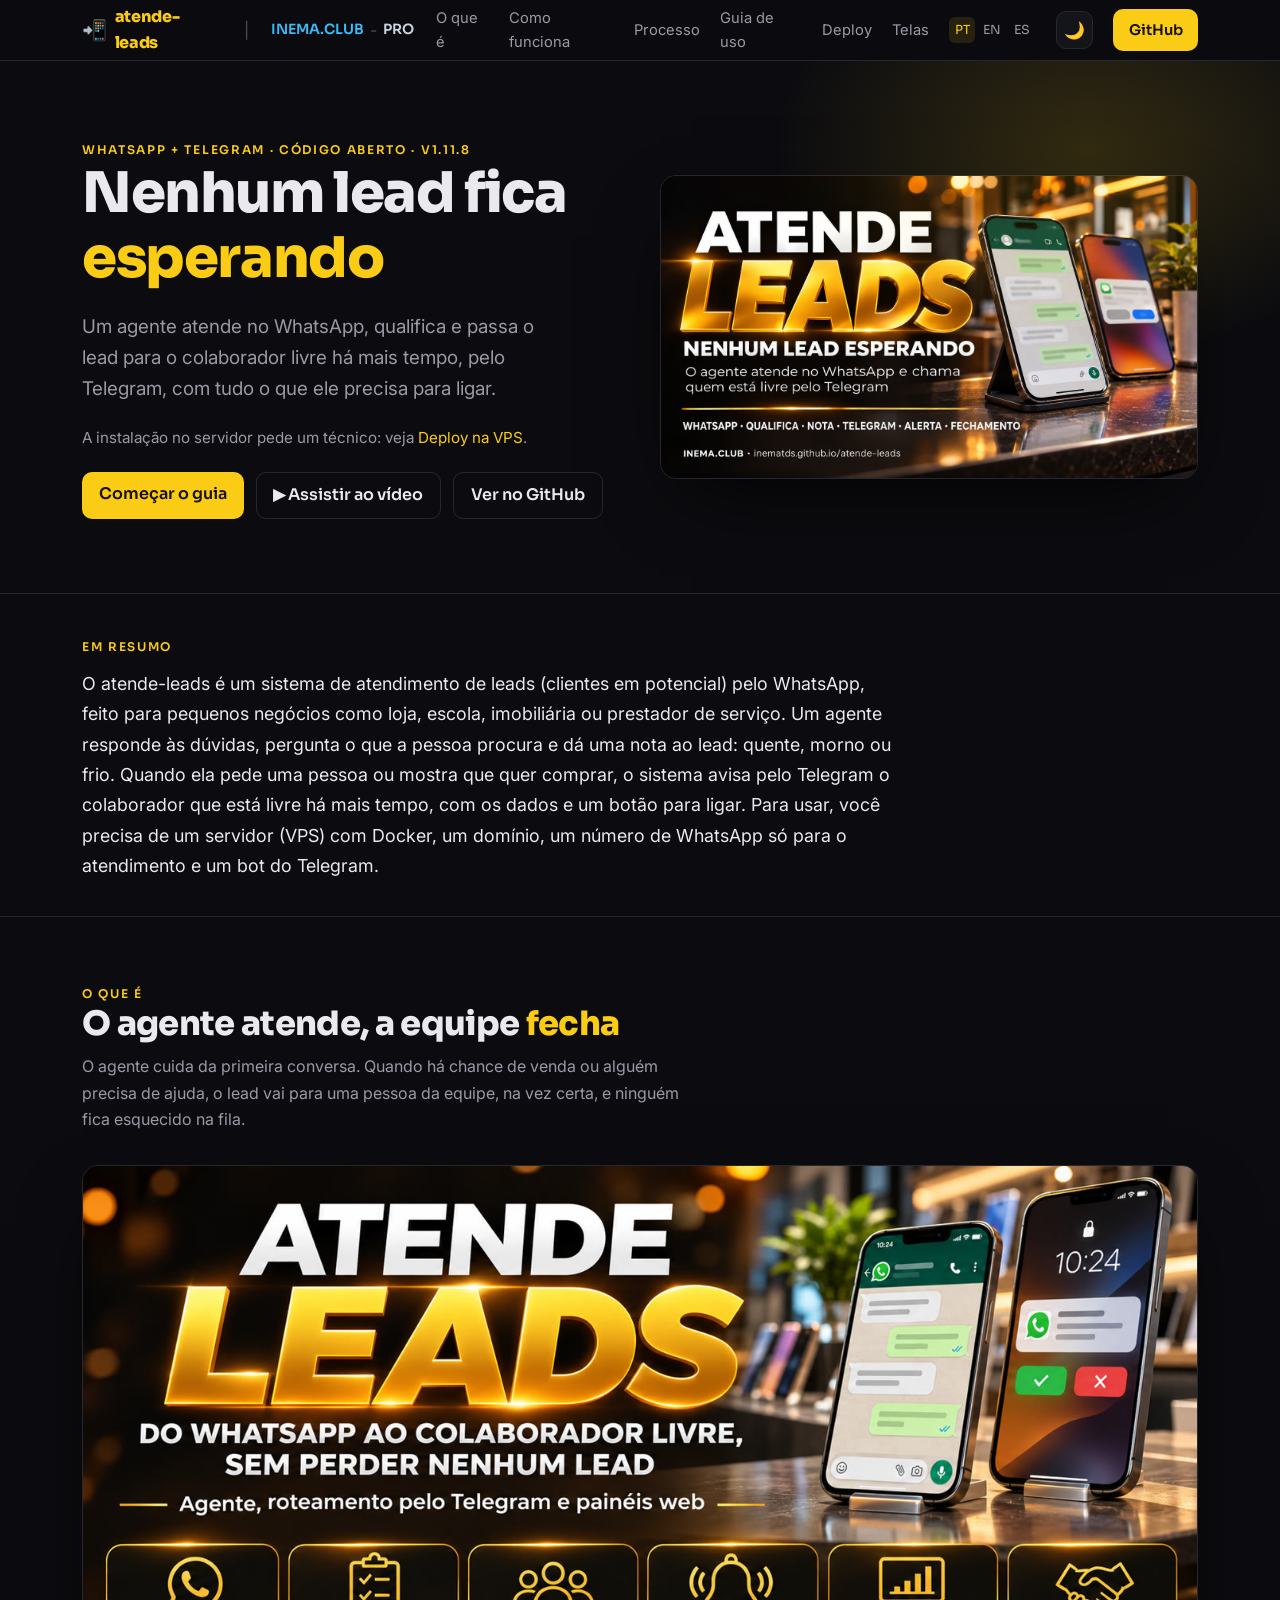
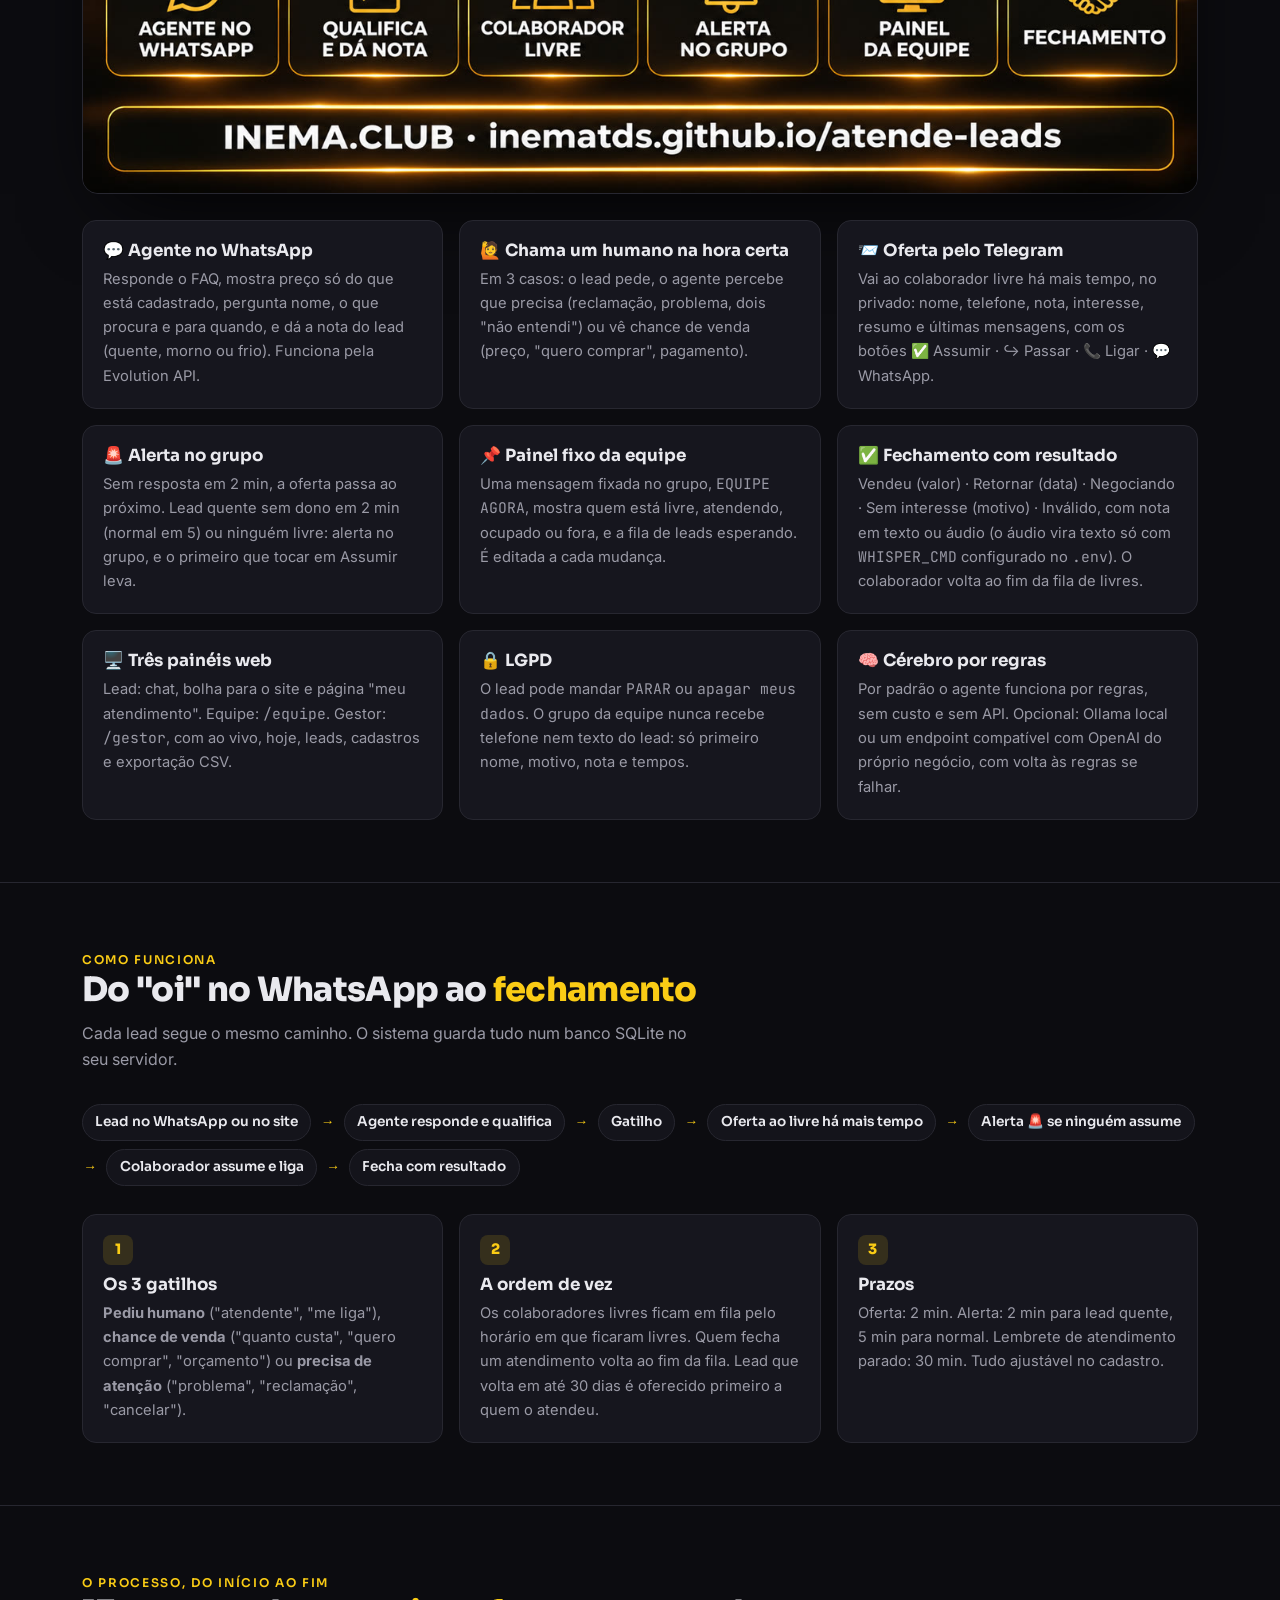
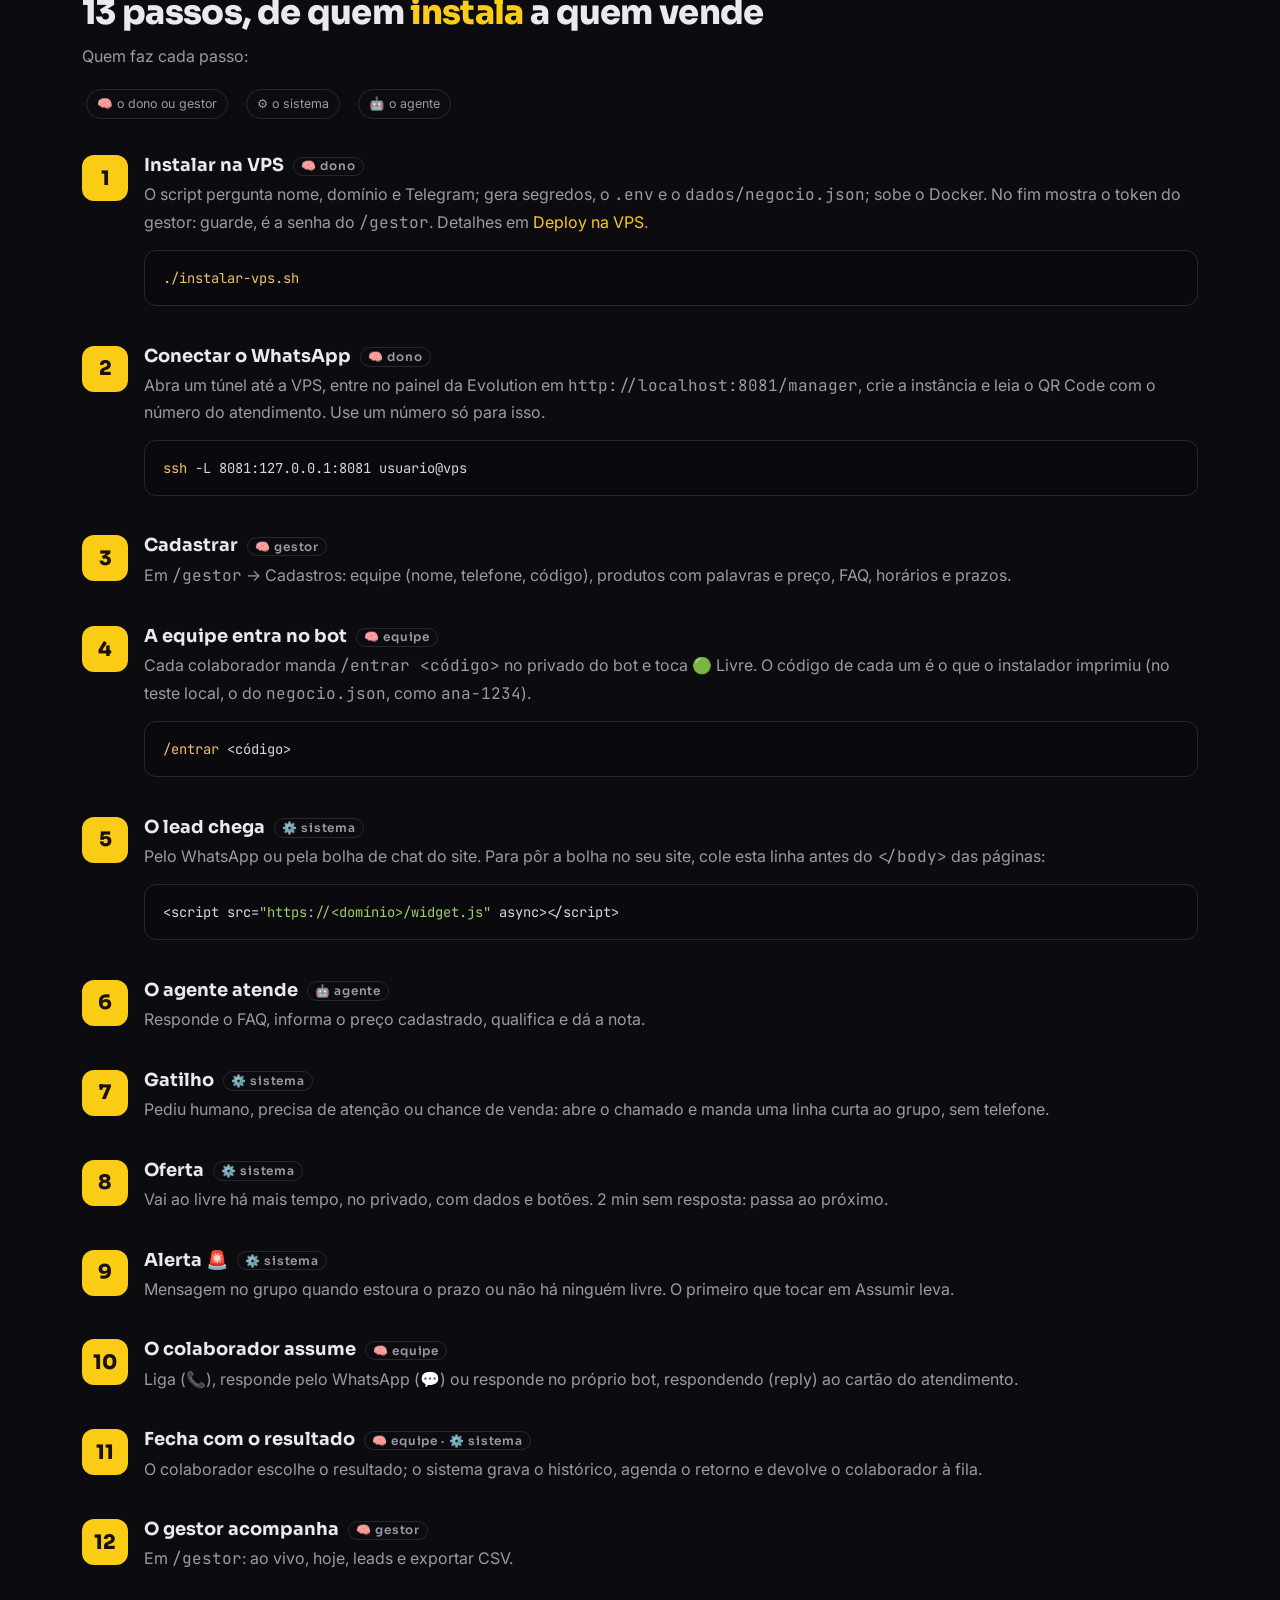
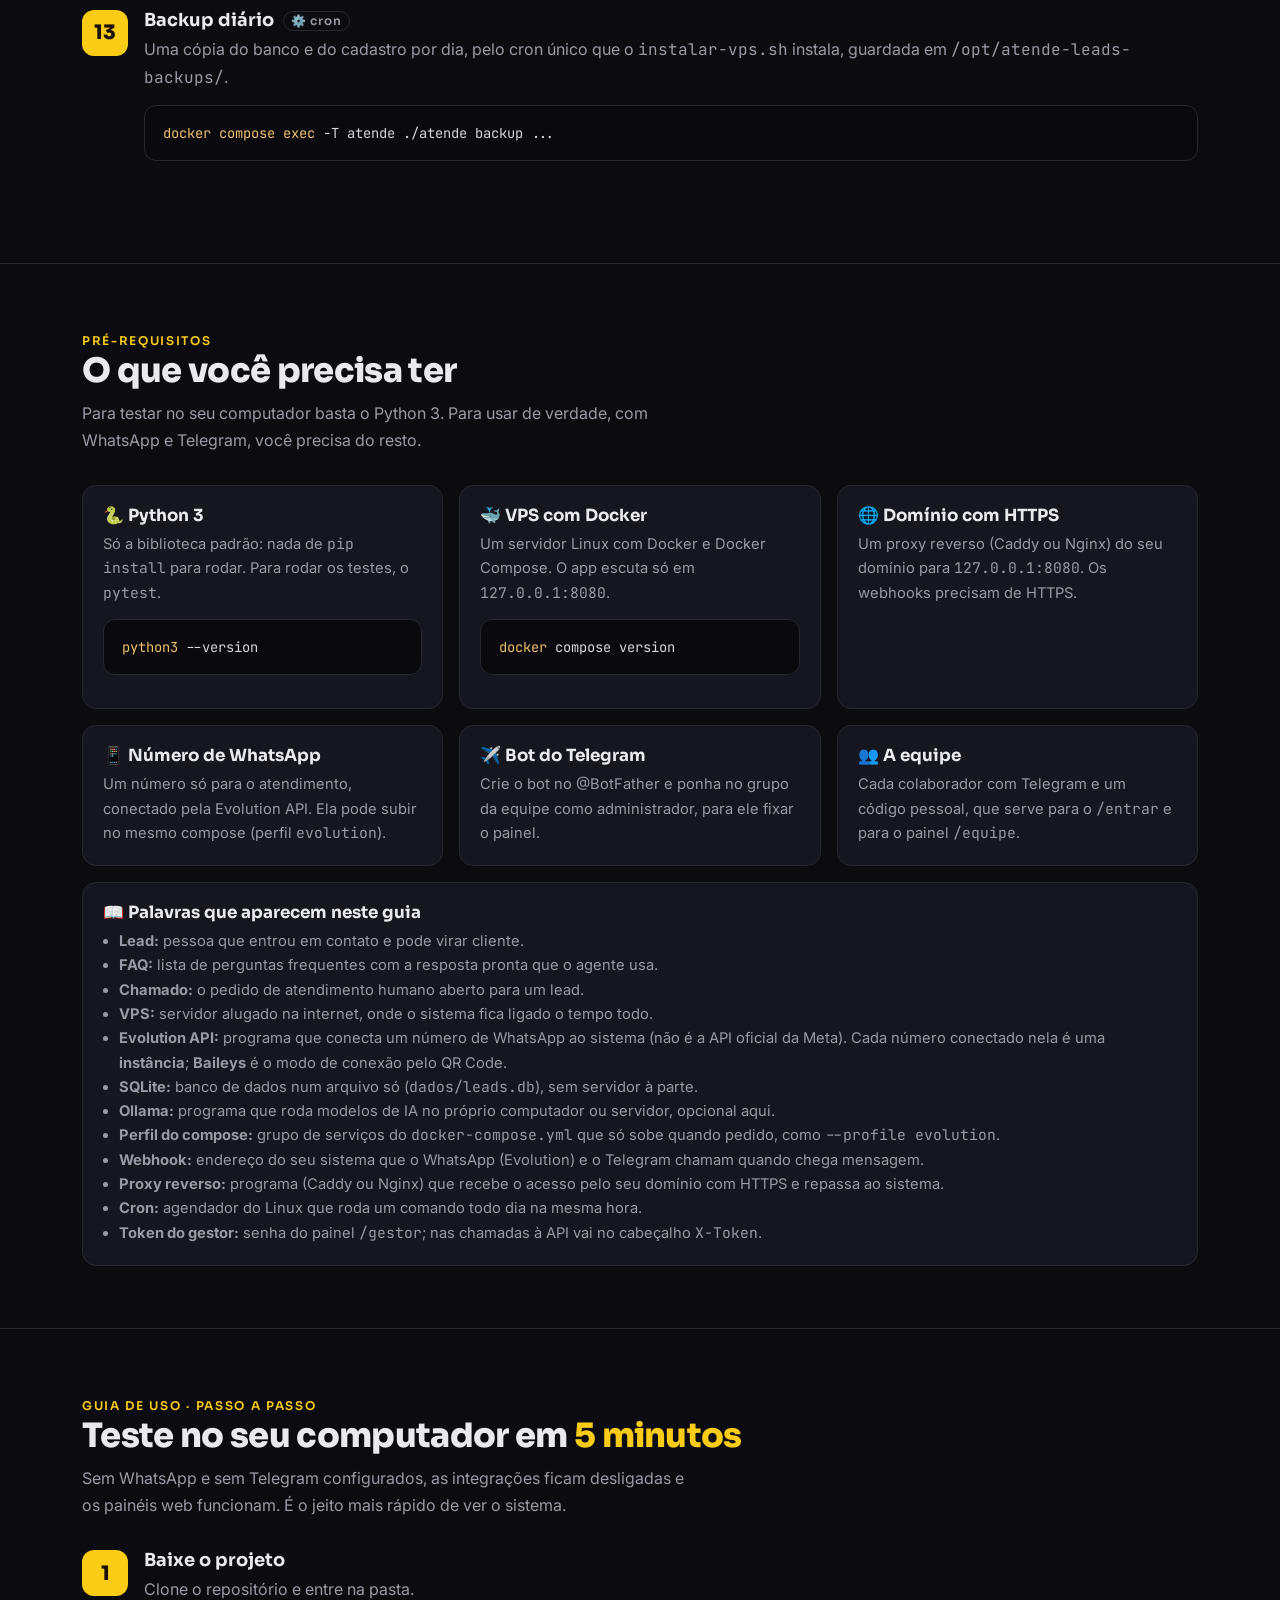
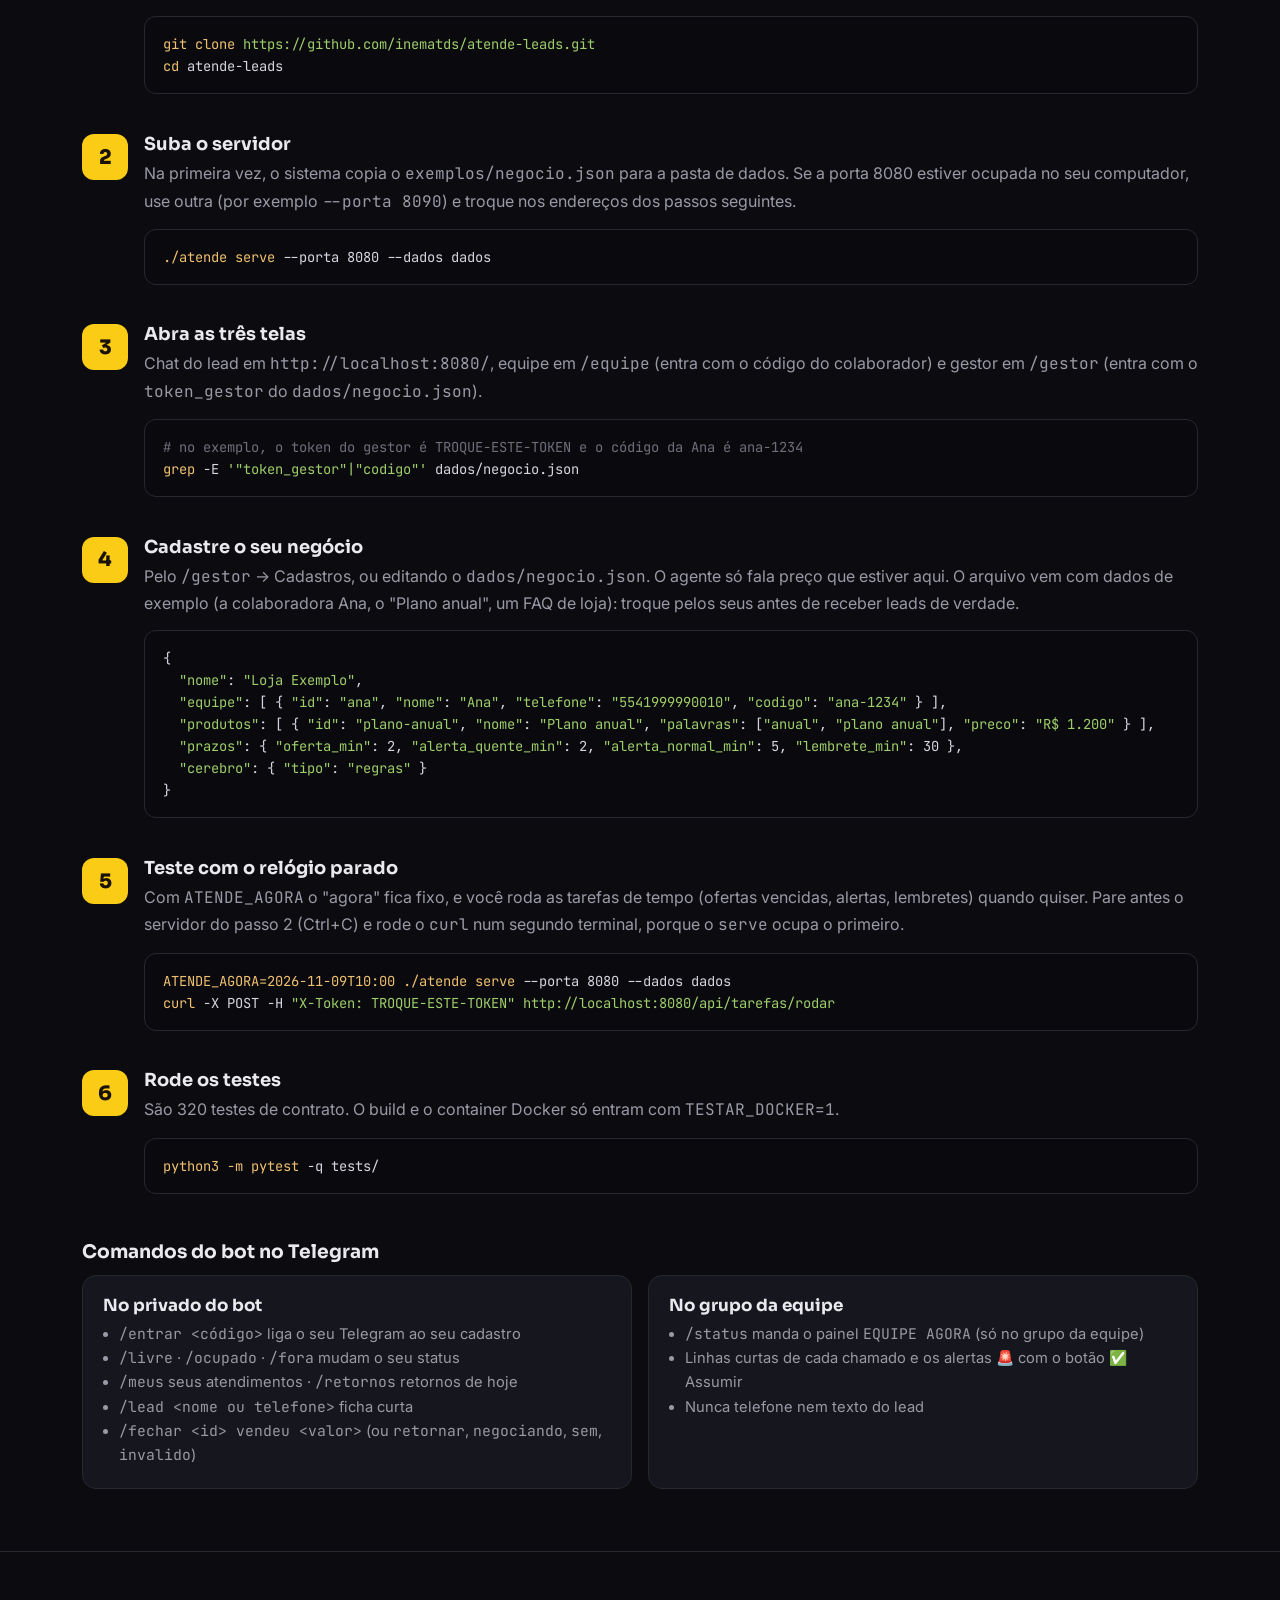
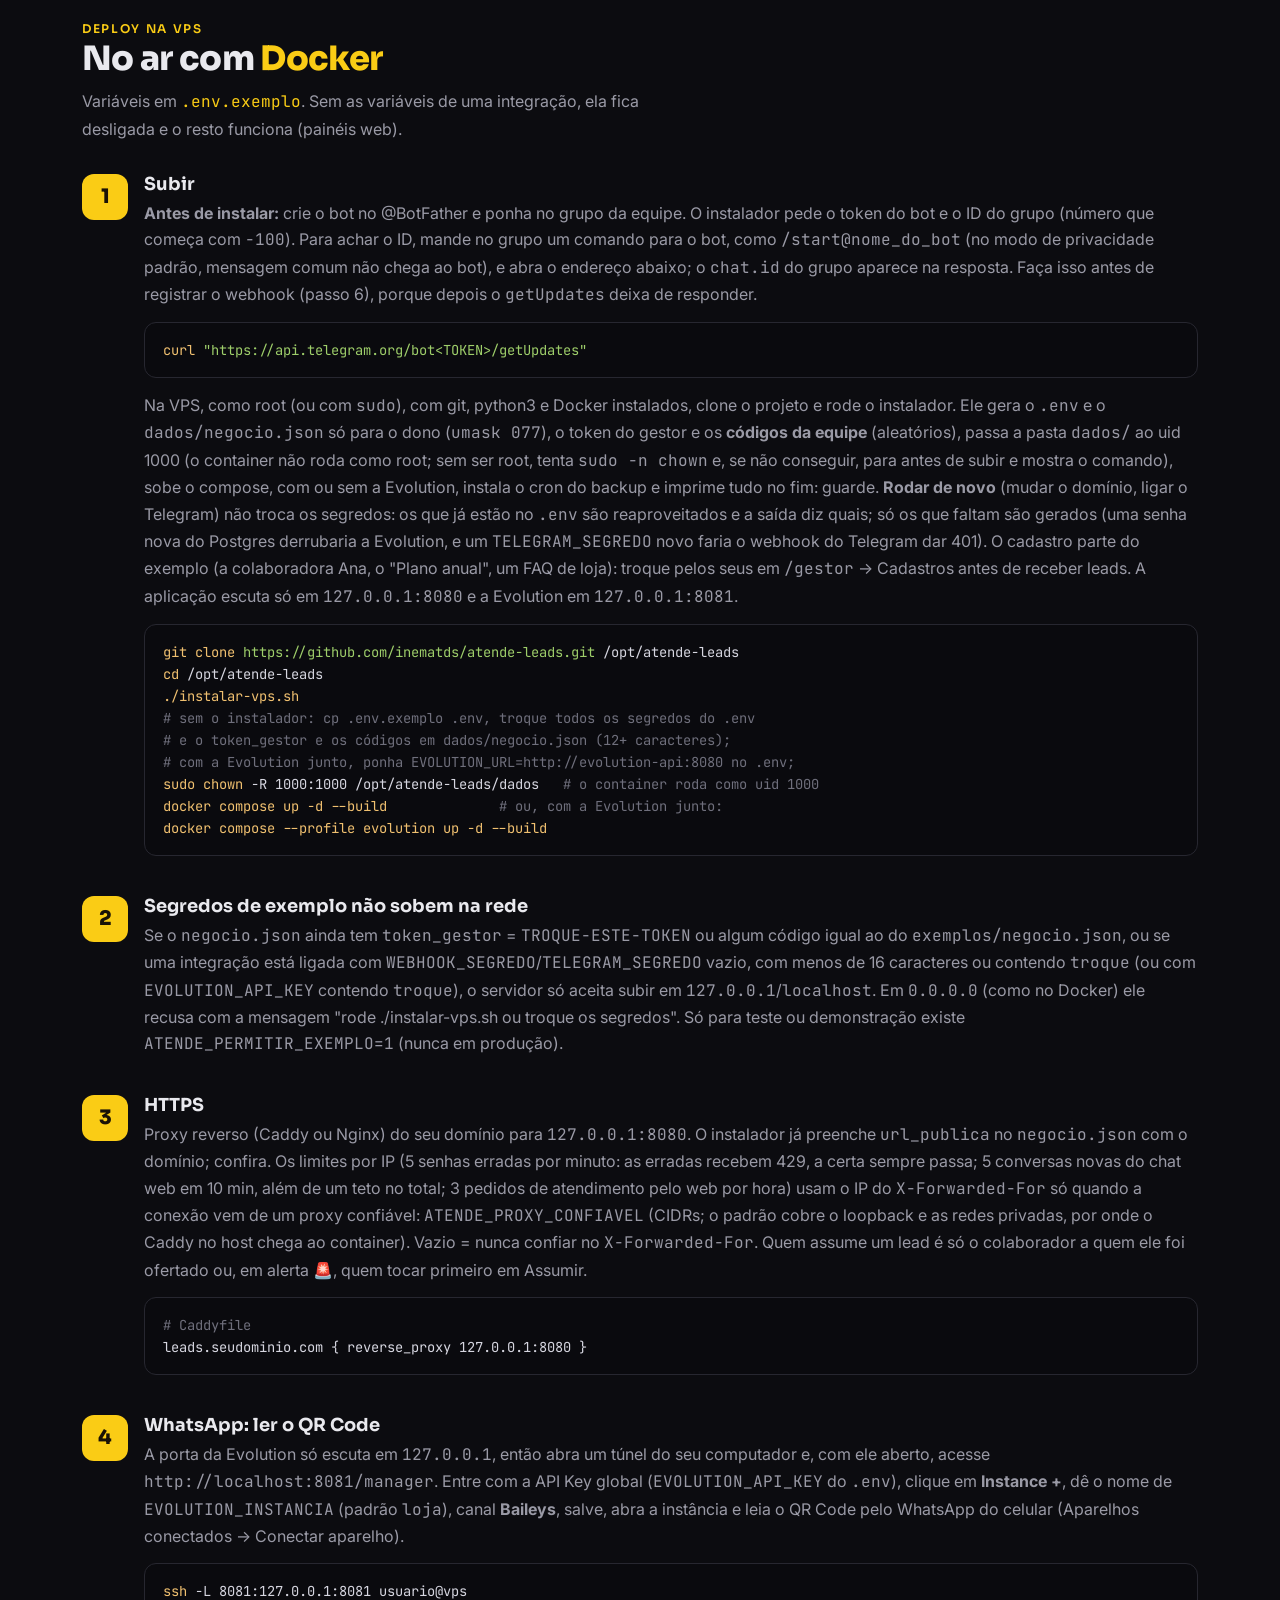
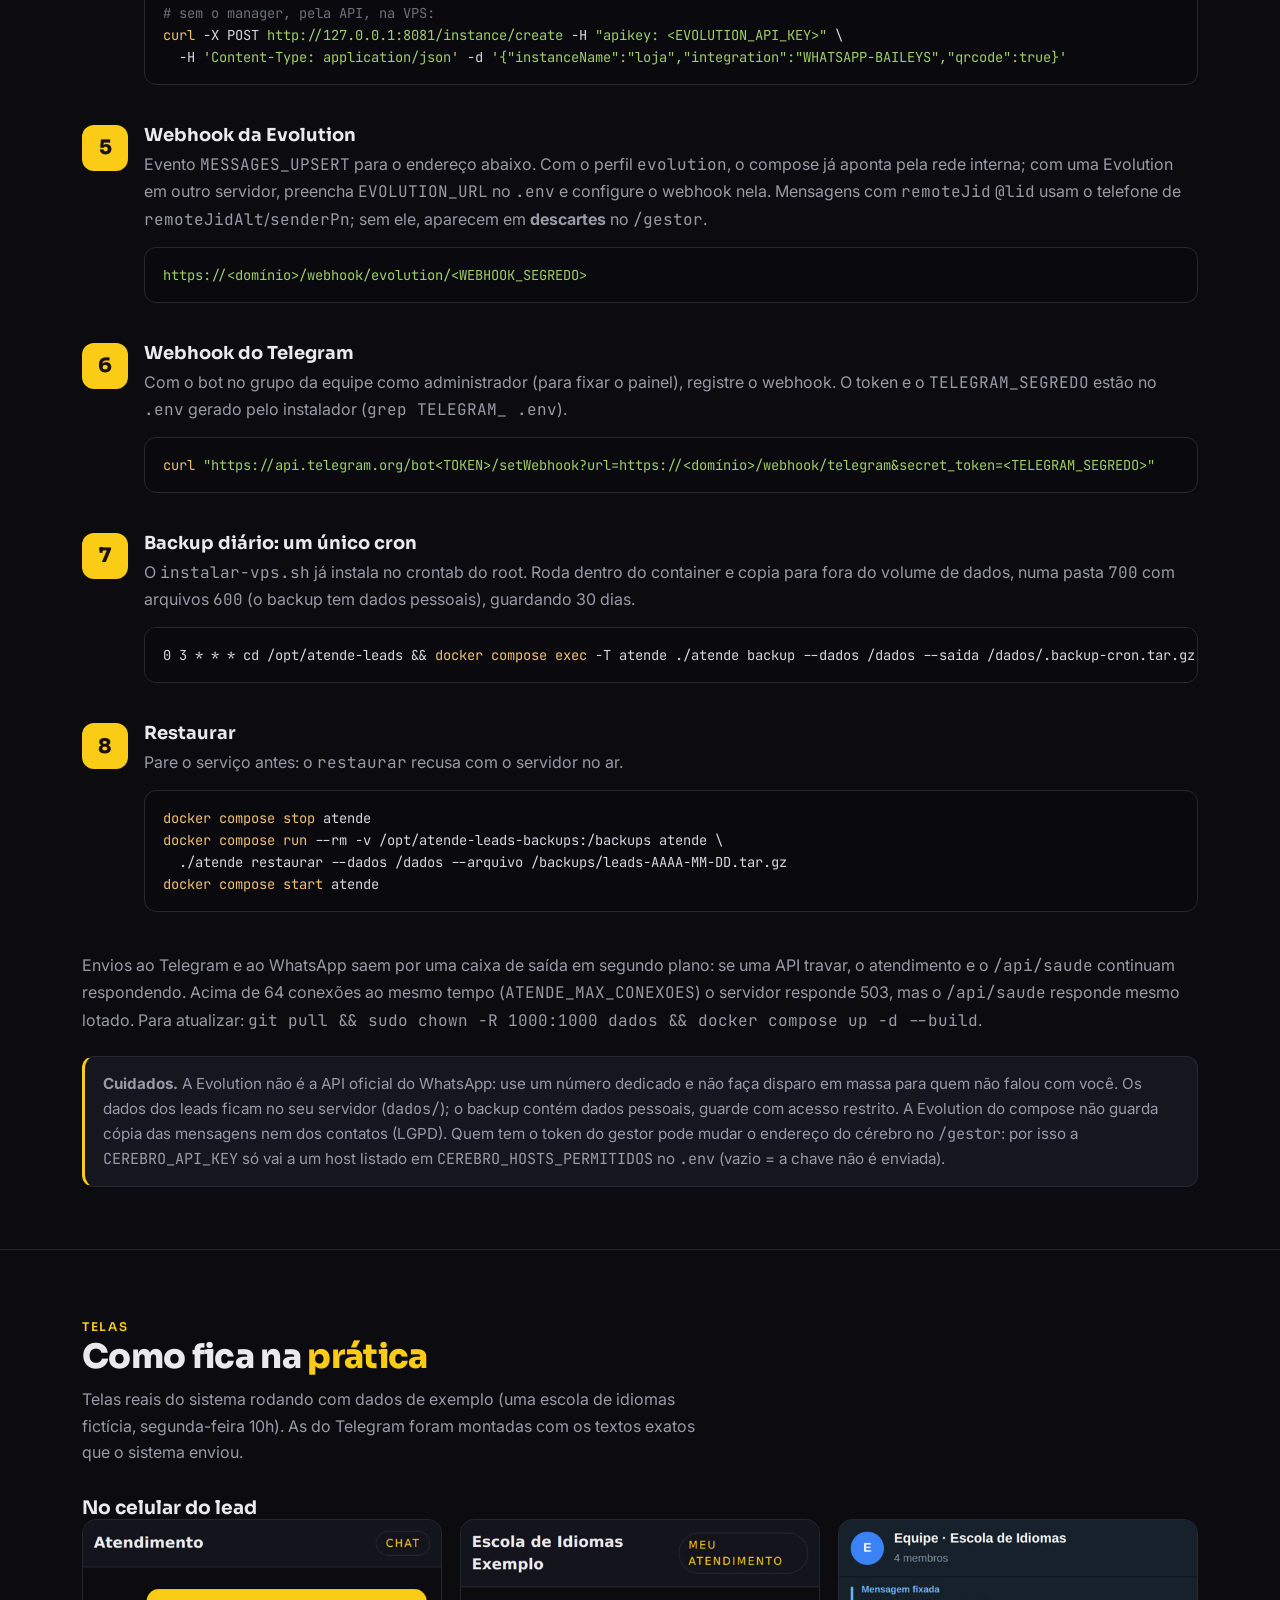
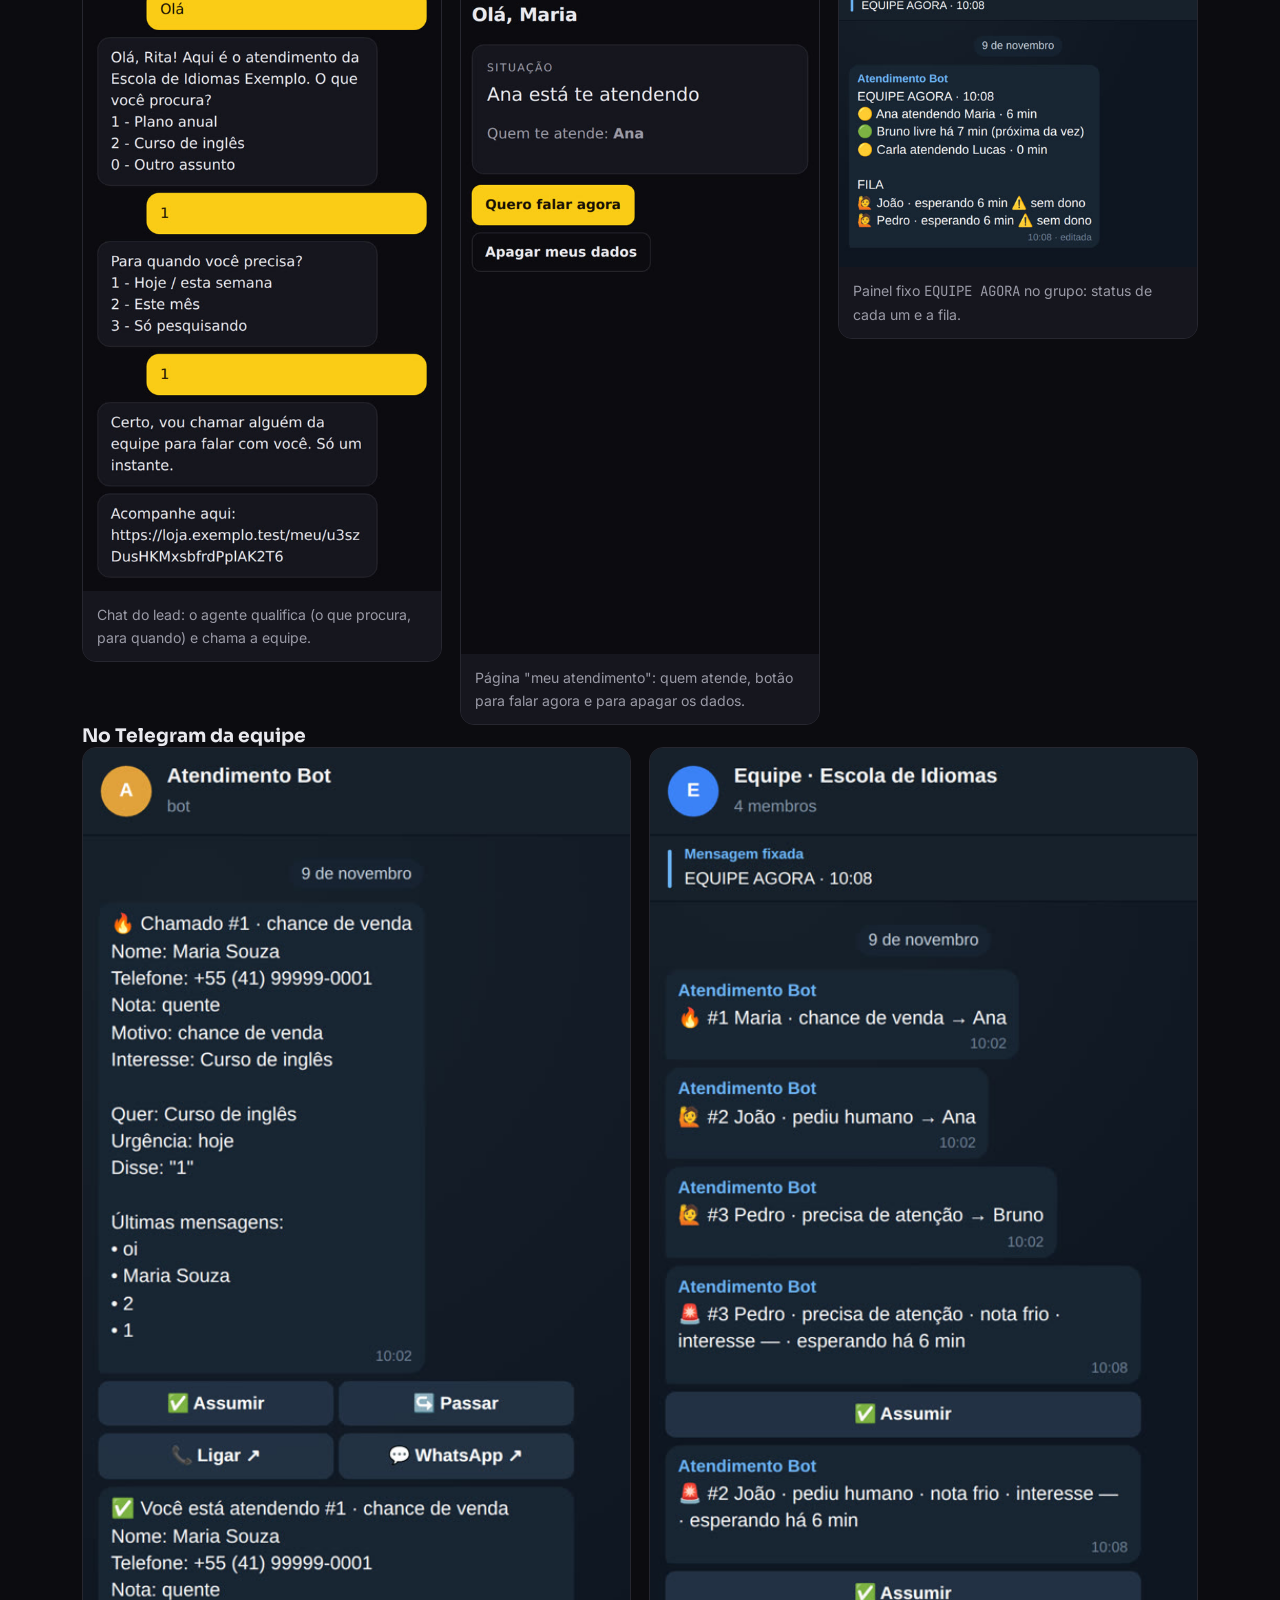
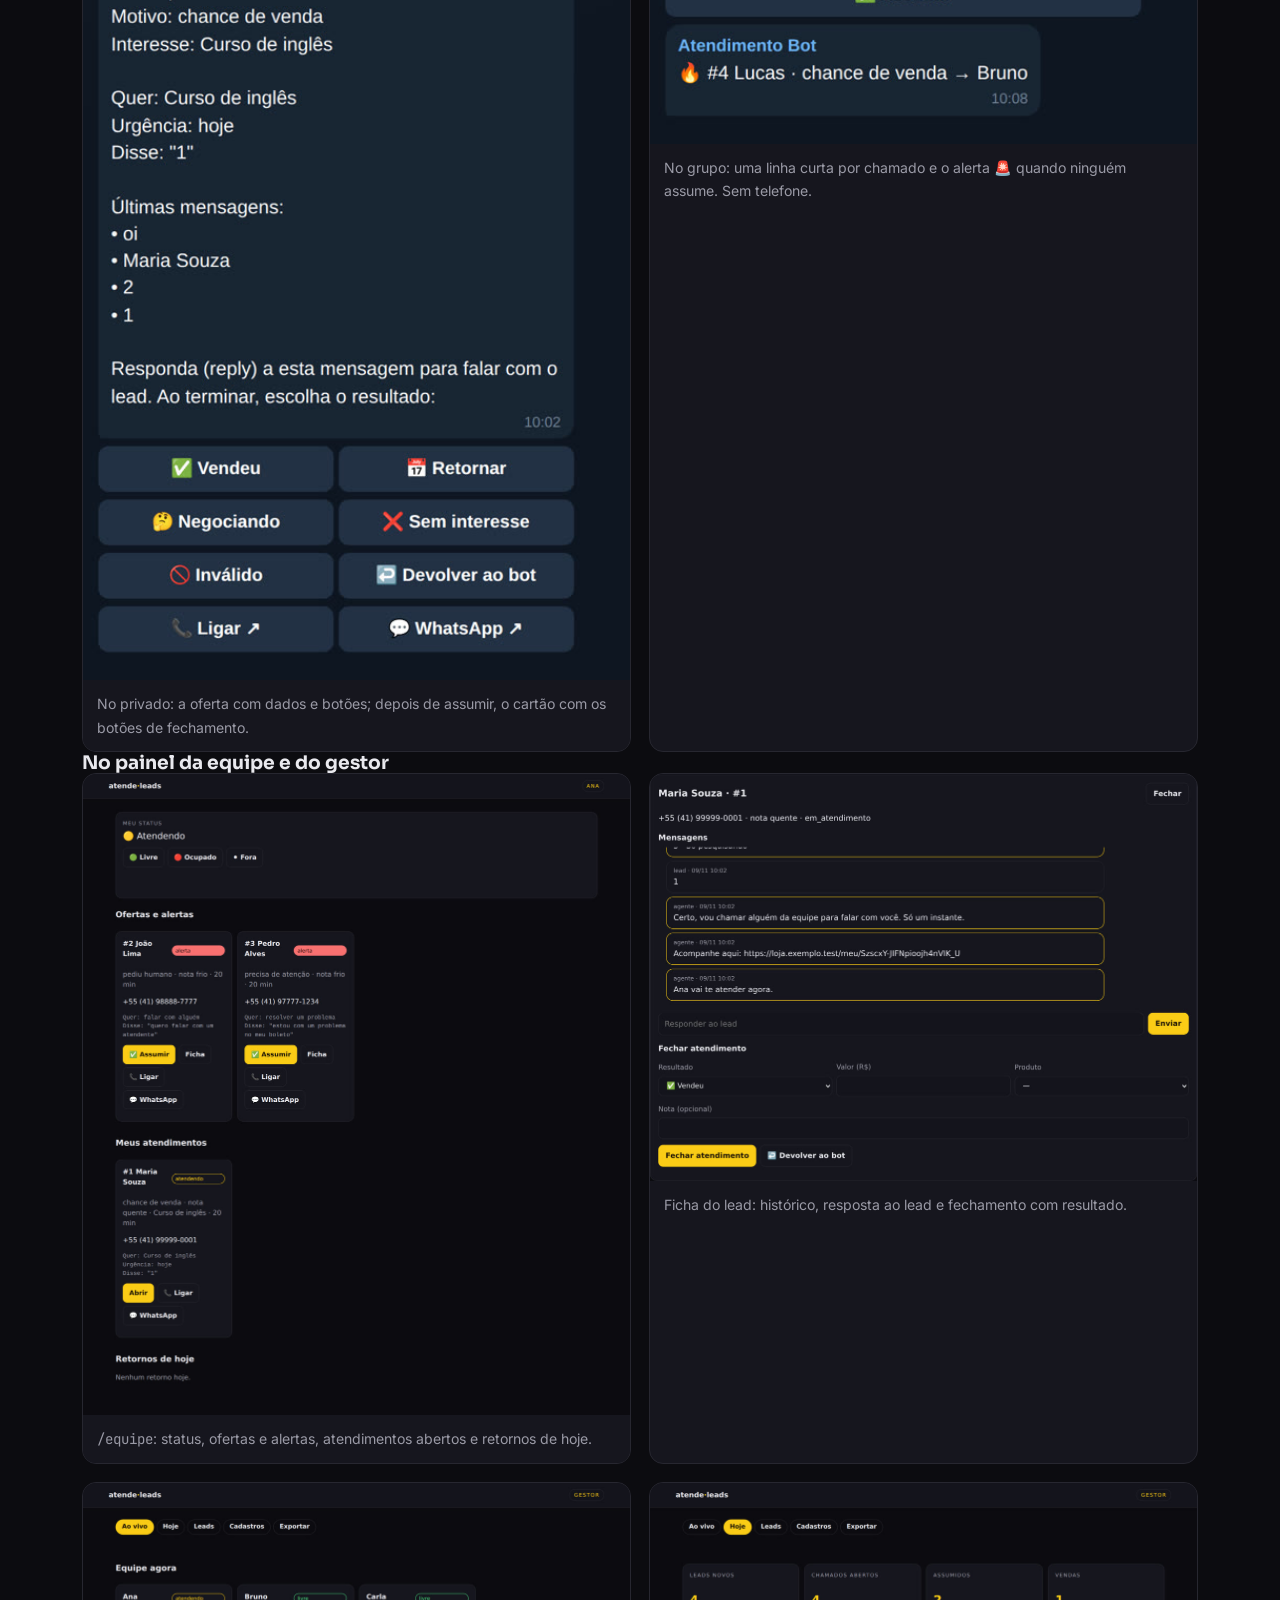
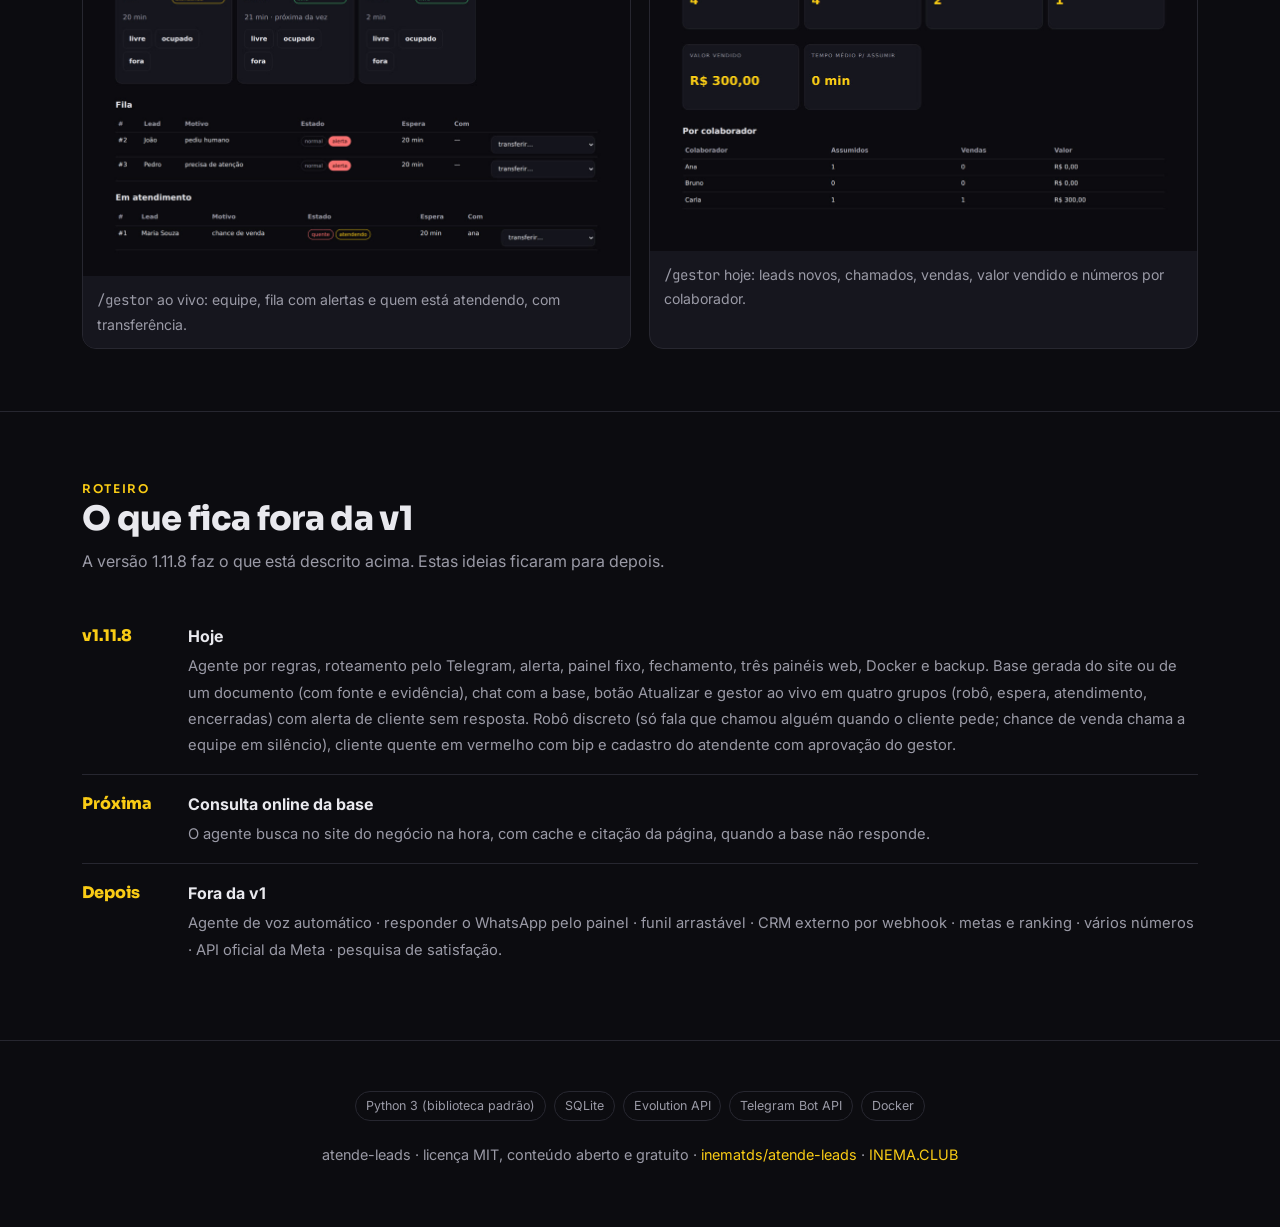
<file: guia/index.html>
<!DOCTYPE html>
<html lang="pt-BR">
<head>
<meta charset="utf-8">
<meta name="viewport" content="width=device-width, initial-scale=1">
<title>atende-leads — o lead do WhatsApp na mão do colaborador livre</title>
<meta name="description" content="Agente de leads no WhatsApp que responde, qualifica, dá nota e passa o lead ao colaborador livre há mais tempo pelo Telegram, com botões para assumir e ligar. Código aberto, Docker para VPS.">
<link rel="alternate" hreflang="pt-BR" href="https://inematds.github.io/atende-leads/guia/">
<link rel="alternate" hreflang="en" href="https://inematds.github.io/atende-leads/guia/en/">
<link rel="alternate" hreflang="es" href="https://inematds.github.io/atende-leads/guia/es/">
<link rel="preconnect" href="https://fonts.googleapis.com">
<link rel="preconnect" href="https://fonts.gstatic.com" crossorigin>
<link href="https://fonts.googleapis.com/css2?family=Sora:wght@400;600;800&family=Inter:wght@400;500;600&family=JetBrains+Mono:wght@400;600&display=swap" rel="stylesheet">
<style>
  :root{
    --bg:#0c0c10; --bg2:#14141b; --card:#16161e; --line:#272730;
    --txt:#e9e9ee; --mut:#9a9aa6; --amb:#FACC15; --amb2:#f0c070; --sky:#38bdf8; --pro:#cbd5e1;
    color-scheme:dark;
  }
  body.light{
    --bg:#f6f7f9; --bg2:#eceef2; --card:#ffffff; --line:#e1e3ea;
    --txt:#1a1a22; --mut:#5b5b68; --amb:#a16207; --amb2:#a16207; --sky:#0369a1; --pro:#b45309;
    color-scheme:light;
  }
  body.light .hero .glow{opacity:.5}
  body.light pre{background:#0e0e14;color:#d6d6e0}
  body.light pre .c{color:#8a8a98}
  body.light pre .k{color:#f0c070}
  body.light .btn{background:#FACC15}
  body.light .step .b{background:#FACC15}
  *{box-sizing:border-box}
  html{scroll-behavior:smooth}
  body{margin:0;background:var(--bg);color:var(--txt);font:16px/1.65 Inter,system-ui,sans-serif;-webkit-font-smoothing:antialiased}
  h1,h2,h3{font-family:Sora,sans-serif;line-height:1.15;margin:0}
  a{color:var(--amb);text-decoration:none}
  code,pre{font-family:"JetBrains Mono",monospace}
  .wrap{max-width:1160px;margin:0 auto;padding:0 22px}
  .mut{color:var(--mut)} .amb{color:var(--amb)}
  .chip{display:inline-block;font-size:.75rem;letter-spacing:.14em;text-transform:uppercase;color:var(--amb);font-weight:600;font-family:Sora}
  nav{position:sticky;top:0;z-index:30;backdrop-filter:blur(12px);background:rgba(12,12,16,.78);border-bottom:1px solid var(--line)}
  body.light nav{background:rgba(246,247,249,.85)}
  nav .wrap{display:flex;align-items:center;gap:22px;height:60px}
  nav .brand{display:flex;align-items:center;gap:8px;font-family:Sora;font-weight:800;letter-spacing:-.02em;color:var(--amb)}
  nav .brand .emoji{font-size:1.25rem}
  nav .sep{color:var(--mut);opacity:.45}
  nav .inema{color:var(--sky);font-weight:600;font-size:.88rem;font-family:Sora}
  nav .inema:hover{filter:brightness(1.15)}
  nav .pro{color:var(--pro);font-weight:600;font-size:.88rem;font-family:Sora}
  nav .pro:hover{filter:brightness(1.15)}
  nav .clubpro{display:inline-flex;align-items:center;gap:6px}
  nav .links{margin-left:auto;display:flex;align-items:center;gap:20px;font-size:.92rem}
  nav .links a.sec{color:var(--mut)} nav .links a.sec:hover{color:var(--txt)}
  .lang{display:inline-flex;gap:2px;font-family:Sora;font-size:.78rem}
  .lang a{color:var(--mut);padding:.2em .45em;border-radius:6px} .lang a.on{color:var(--amb);background:rgba(250,204,21,.12)}
  .tgl{background:var(--bg2);border:1px solid var(--line);color:var(--txt);width:38px;height:38px;border-radius:10px;cursor:pointer;display:inline-flex;align-items:center;justify-content:center;font-size:1.05rem}
  .tgl:hover{border-color:var(--amb)}
  .btn{display:inline-block;background:var(--amb);color:#1a1206;font-weight:600;padding:.6em 1.05em;border-radius:10px;font-family:Sora}
  .btn.ghost{background:transparent;color:var(--txt);border:1px solid var(--line)}
  @media(max-width:900px){nav .links a.sec{display:none}}
  @media(max-width:520px){nav .wrap{gap:8px;padding:8px 14px;height:auto;flex-wrap:wrap} nav .links{gap:8px;margin-left:0;width:100%;justify-content:space-between} nav .btn{padding:.45em .7em;font-size:.82rem} .tgl{width:34px;height:34px}}
  .hero{position:relative;overflow:hidden;border-bottom:1px solid var(--line)}
  .hero .glow{position:absolute;inset:-40% -20% auto auto;width:70%;height:600px;background:radial-gradient(closest-side,rgba(250,204,21,.16),transparent 70%);pointer-events:none}
  .hero .wrap{display:grid;grid-template-columns:1fr 1fr;gap:40px;align-items:center;padding:74px 22px}
  .hero h1{font-size:clamp(2.2rem,5vw,3.5rem);font-weight:800;letter-spacing:-.025em}
  .hero p.lead{font-size:1.18rem;color:var(--mut);margin:1.1em 0 1.6em;max-width:38ch}
  .hero .cta{display:flex;gap:12px;flex-wrap:wrap}
  .hero figure{margin:0;border-radius:16px;overflow:hidden;border:1px solid var(--line);box-shadow:0 30px 80px -30px #000}
  .hero figure img{width:100%;height:auto;display:block}
  .resumo{padding:38px 0 34px;border-bottom:1px solid var(--line)}
  .resumo p{font-size:1.12rem;line-height:1.7;max-width:74ch;margin:.55em 0 0}
  @media(max-width:780px){.hero .wrap{grid-template-columns:1fr;padding:48px 22px}}
  section{padding:62px 0;border-bottom:1px solid var(--line)}
  section h2{font-size:clamp(1.5rem,3.4vw,2.1rem);font-weight:800;letter-spacing:-.02em}
  section .sub{color:var(--mut);margin:.6em 0 2em;max-width:62ch}
  .grid{display:grid;gap:16px}
  .g3{grid-template-columns:repeat(3,1fr)} .g4{grid-template-columns:repeat(4,1fr)} .g2{grid-template-columns:repeat(2,1fr)}
  @media(max-width:820px){.g3,.g4{grid-template-columns:1fr 1fr}}
  @media(max-width:540px){.g2,.g3,.g4{grid-template-columns:1fr}}
  .card{background:var(--card);border:1px solid var(--line);border-radius:14px;padding:20px}
  .card h3{font-size:1.05rem;margin-bottom:.4em}
  .card p{color:var(--mut);font-size:.92rem;margin:0}
  .card ul{color:var(--mut);font-size:.92rem;margin:.4em 0 0;padding-left:1.1em}
  .num{display:inline-flex;width:30px;height:30px;align-items:center;justify-content:center;border-radius:8px;background:rgba(250,204,21,.14);color:var(--amb);font-family:Sora;font-weight:800;font-size:.9rem;margin-bottom:.7em}
  .flow{display:flex;flex-wrap:wrap;gap:8px;align-items:center;margin-top:10px}
  .flow span{background:var(--bg2);border:1px solid var(--line);border-radius:999px;padding:.45em .9em;font-size:.85rem;font-family:Sora;font-weight:600}
  .flow .arr{color:var(--amb);border:none;background:none;padding:0 .1em}
  pre{background:#0a0a0e;border:1px solid var(--line);border-radius:12px;padding:16px 18px;overflow:auto;font-size:.86rem;line-height:1.6;color:#d6d6e0}
  pre .c{color:#6f6f7c} pre .k{color:var(--amb2)} pre .s{color:#9ece6a}
  .step{display:grid;grid-template-columns:46px minmax(0,1fr);gap:16px;margin-bottom:26px}
  .step>div,.card{min-width:0}
  p code,li code,td code{overflow-wrap:anywhere}
  .step .b{width:46px;height:46px;border-radius:12px;background:var(--amb);color:#1a1206;font-family:Sora;font-weight:800;font-size:1.25rem;display:flex;align-items:center;justify-content:center}
  .step h3{font-size:1.12rem;margin-bottom:.3em}
  .step p{color:var(--mut);margin:.2em 0 .7em}
  .who{display:inline-block;font-size:.75rem;font-family:Sora;font-weight:600;letter-spacing:.06em;border:1px solid var(--line);border-radius:999px;padding:.15em .6em;margin-left:.4em;color:var(--mut);vertical-align:middle}
  .legenda{display:flex;flex-wrap:wrap;gap:10px;margin:-1em 0 2em}
  .ex{display:grid;grid-template-columns:1fr 1fr;gap:18px}
  .ex.cel{grid-template-columns:repeat(3,1fr);align-items:start}
  @media(max-width:820px){.ex.cel{grid-template-columns:1fr 1fr}}
  @media(max-width:680px){.ex,.ex.cel{grid-template-columns:1fr}}
  .ex figure{margin:0;border-radius:14px;overflow:hidden;border:1px solid var(--line);background:var(--card)}
  .ex figure img{width:100%;height:auto;display:block}
  .ex figcaption{padding:12px 14px;font-size:.88rem;color:var(--mut);background:var(--card)}
  .ex h3{font-size:1.05rem;margin:28px 0 12px}
  .phase{display:flex;gap:14px;padding:16px 0;border-bottom:1px solid var(--line)}
  .phase:last-child{border:none}
  .phase .tag{flex:0 0 92px;font-family:Sora;font-weight:800;color:var(--amb)}
  .phase .d strong{display:block;margin-bottom:.2em}
  .phase .d span{color:var(--mut);font-size:.92rem}
  .aviso{background:var(--card);border:1px solid var(--line);border-left:3px solid var(--amb);border-radius:12px;padding:14px 18px;color:var(--mut);font-size:.95rem}
  footer{padding:46px 0;text-align:center;color:var(--mut);font-size:.9rem}
  .pill{display:inline-block;border:1px solid var(--line);border-radius:999px;padding:.3em .8em;font-size:.78rem;color:var(--mut);margin:4px}
</style>
</head>
<body>

<nav><div class="wrap">
  <a class="brand" href="#top"><span class="emoji">📲</span> atende-leads</a>
  <span class="sep">|</span>
  <span class="clubpro">
    <a class="inema" href="https://inema.club" target="_blank" rel="noopener">INEMA.CLUB</a>
    <span class="sep">-</span>
    <a class="pro" href="https://inema.pro" target="_blank" rel="noopener">PRO</a>
  </span>
  <div class="links">
    <a class="sec" href="#oque">O que é</a>
    <a class="sec" href="#fluxo">Como funciona</a>
    <a class="sec" href="#processo">Processo</a>
    <a class="sec" href="#guia">Guia de uso</a>
    <a class="sec" href="#deploy">Deploy</a>
    <a class="sec" href="#exemplos">Telas</a>
    <span class="lang"><a class="on" href="./">PT</a><a href="en/">EN</a><a href="es/">ES</a></span>
    <button class="tgl" id="themeToggle" aria-label="Alternar tema" title="Alternar tema">🌙</button>
    <a class="btn" href="https://github.com/inematds/atende-leads" target="_blank" rel="noopener">GitHub</a>
  </div>
</div></nav>

<header class="hero" id="top">
  <div class="glow"></div>
  <div class="wrap">
    <div>
      <span class="chip">WhatsApp + Telegram · código aberto · v1.11.8</span>
      <h1>Nenhum lead fica <span class="amb">esperando</span></h1>
      <p class="lead">Um agente atende no WhatsApp, qualifica e passa o lead para o colaborador livre há mais tempo, pelo Telegram, com tudo o que ele precisa para ligar.</p>
      <p class="mut" style="margin:-.6em 0 1.4em;font-size:.95rem">A instalação no servidor pede um técnico: veja <a href="#deploy">Deploy na VPS</a>.</p>
      <div class="cta">
        <a class="btn" href="#guia">Começar o guia</a>
        <a class="btn ghost" href="../videos/">▶ Assistir ao vídeo</a>
        <a class="btn ghost" href="https://github.com/inematds/atende-leads" target="_blank" rel="noopener">Ver no GitHub</a>
      </div>
    </div>
    <figure><img src="assets/banner.jpg" alt="Banner do atende-leads: nenhum lead esperando, o agente atende no WhatsApp e chama quem está livre pelo Telegram"></figure>
  </div>
</header>

<section id="resumo" class="resumo"><div class="wrap">
  <span class="chip">Em resumo</span>
  <p>O atende-leads é um sistema de atendimento de leads (clientes em potencial) pelo WhatsApp, feito para pequenos negócios como loja, escola, imobiliária ou prestador de serviço. Um agente responde às dúvidas, pergunta o que a pessoa procura e dá uma nota ao lead: quente, morno ou frio. Quando ela pede uma pessoa ou mostra que quer comprar, o sistema avisa pelo Telegram o colaborador que está livre há mais tempo, com os dados e um botão para ligar. Para usar, você precisa de um servidor (VPS) com Docker, um domínio, um número de WhatsApp só para o atendimento e um bot do Telegram.</p>
</div></section>

<section id="oque"><div class="wrap">
  <span class="chip">O que é</span>
  <h2>O agente atende, a equipe <span class="amb">fecha</span></h2>
  <p class="sub">O agente cuida da primeira conversa. Quando há chance de venda ou alguém precisa de ajuda, o lead vai para uma pessoa da equipe, na vez certa, e ninguém fica esquecido na fila.</p>
  <figure style="margin:0 0 26px;border-radius:16px;overflow:hidden;border:1px solid var(--line);box-shadow:0 30px 80px -30px #000"><img src="assets/banner-grade.jpg" alt="Do WhatsApp ao colaborador livre: agente no WhatsApp, qualifica e dá nota, colaborador livre, alerta no grupo, painel da equipe, fechamento" loading="lazy" style="width:100%;display:block"></figure>
  <div class="grid g3">
    <div class="card"><h3>💬 Agente no WhatsApp</h3><p>Responde o FAQ, mostra preço só do que está cadastrado, pergunta nome, o que procura e para quando, e dá a nota do lead (quente, morno ou frio). Funciona pela Evolution API.</p></div>
    <div class="card"><h3>🙋 Chama um humano na hora certa</h3><p>Em 3 casos: o lead pede, o agente percebe que precisa (reclamação, problema, dois "não entendi") ou vê chance de venda (preço, "quero comprar", pagamento).</p></div>
    <div class="card"><h3>📨 Oferta pelo Telegram</h3><p>Vai ao colaborador livre há mais tempo, no privado: nome, telefone, nota, interesse, resumo e últimas mensagens, com os botões ✅ Assumir · ↪️ Passar · 📞 Ligar · 💬 WhatsApp.</p></div>
    <div class="card"><h3>🚨 Alerta no grupo</h3><p>Sem resposta em 2 min, a oferta passa ao próximo. Lead quente sem dono em 2 min (normal em 5) ou ninguém livre: alerta no grupo, e o primeiro que tocar em Assumir leva.</p></div>
    <div class="card"><h3>📌 Painel fixo da equipe</h3><p>Uma mensagem fixada no grupo, <code>EQUIPE AGORA</code>, mostra quem está livre, atendendo, ocupado ou fora, e a fila de leads esperando. É editada a cada mudança.</p></div>
    <div class="card"><h3>✅ Fechamento com resultado</h3><p>Vendeu (valor) · Retornar (data) · Negociando · Sem interesse (motivo) · Inválido, com nota em texto ou áudio (o áudio vira texto só com <code>WHISPER_CMD</code> configurado no <code>.env</code>). O colaborador volta ao fim da fila de livres.</p></div>
  </div>
  <div class="grid g3" style="margin-top:16px">
    <div class="card"><h3>🖥️ Três painéis web</h3><p>Lead: chat, bolha para o site e página "meu atendimento". Equipe: <code>/equipe</code>. Gestor: <code>/gestor</code>, com ao vivo, hoje, leads, cadastros e exportação CSV.</p></div>
    <div class="card"><h3>🔒 LGPD</h3><p>O lead pode mandar <code>PARAR</code> ou <code>apagar meus dados</code>. O grupo da equipe nunca recebe telefone nem texto do lead: só primeiro nome, motivo, nota e tempos.</p></div>
    <div class="card"><h3>🧠 Cérebro por regras</h3><p>Por padrão o agente funciona por regras, sem custo e sem API. Opcional: Ollama local ou um endpoint compatível com OpenAI do próprio negócio, com volta às regras se falhar.</p></div>
  </div>
</div></section>

<section id="fluxo"><div class="wrap">
  <span class="chip">Como funciona</span>
  <h2>Do "oi" no WhatsApp ao <span class="amb">fechamento</span></h2>
  <p class="sub">Cada lead segue o mesmo caminho. O sistema guarda tudo num banco SQLite no seu servidor.</p>
  <div class="flow">
    <span>Lead no WhatsApp ou no site</span><span class="arr">→</span>
    <span>Agente responde e qualifica</span><span class="arr">→</span>
    <span>Gatilho</span><span class="arr">→</span>
    <span>Oferta ao livre há mais tempo</span><span class="arr">→</span>
    <span>Alerta 🚨 se ninguém assume</span><span class="arr">→</span>
    <span>Colaborador assume e liga</span><span class="arr">→</span>
    <span>Fecha com resultado</span>
  </div>
  <div class="grid g3" style="margin-top:28px">
    <div class="card"><div class="num">1</div><h3>Os 3 gatilhos</h3><p><b>Pediu humano</b> ("atendente", "me liga"), <b>chance de venda</b> ("quanto custa", "quero comprar", "orçamento") ou <b>precisa de atenção</b> ("problema", "reclamação", "cancelar").</p></div>
    <div class="card"><div class="num">2</div><h3>A ordem de vez</h3><p>Os colaboradores livres ficam em fila pelo horário em que ficaram livres. Quem fecha um atendimento volta ao fim da fila. Lead que volta em até 30 dias é oferecido primeiro a quem o atendeu.</p></div>
    <div class="card"><div class="num">3</div><h3>Prazos</h3><p>Oferta: 2 min. Alerta: 2 min para lead quente, 5 min para normal. Lembrete de atendimento parado: 30 min. Tudo ajustável no cadastro.</p></div>
  </div>
</div></section>

<section id="processo"><div class="wrap">
  <span class="chip">O processo, do início ao fim</span>
  <h2>13 passos, de quem <span class="amb">instala</span> a quem vende</h2>
  <p class="sub">Quem faz cada passo:</p>
  <div class="legenda"><span class="pill">🧠 o dono ou gestor</span><span class="pill">⚙️ o sistema</span><span class="pill">🤖 o agente</span></div>

  <div class="step"><div class="b">1</div><div>
    <h3>Instalar na VPS <span class="who">🧠 dono</span></h3>
    <p>O script pergunta nome, domínio e Telegram; gera segredos, o <code>.env</code> e o <code>dados/negocio.json</code>; sobe o Docker. No fim mostra o token do gestor: guarde, é a senha do <code>/gestor</code>. Detalhes em <a href="#deploy">Deploy na VPS</a>.</p>
<pre><span class="k">./instalar-vps.sh</span></pre>
  </div></div>
  <div class="step"><div class="b">2</div><div>
    <h3>Conectar o WhatsApp <span class="who">🧠 dono</span></h3>
    <p>Abra um túnel até a VPS, entre no painel da Evolution em <code>http://localhost:8081/manager</code>, crie a instância e leia o QR Code com o número do atendimento. Use um número só para isso.</p>
<pre><span class="k">ssh</span> -L 8081:127.0.0.1:8081 usuario@vps</pre>
  </div></div>
  <div class="step"><div class="b">3</div><div>
    <h3>Cadastrar <span class="who">🧠 gestor</span></h3>
    <p>Em <code>/gestor</code> → Cadastros: equipe (nome, telefone, código), produtos com palavras e preço, FAQ, horários e prazos.</p>
  </div></div>
  <div class="step"><div class="b">4</div><div>
    <h3>A equipe entra no bot <span class="who">🧠 equipe</span></h3>
    <p>Cada colaborador manda <code>/entrar &lt;código&gt;</code> no privado do bot e toca 🟢 Livre. O código de cada um é o que o instalador imprimiu (no teste local, o do <code>negocio.json</code>, como <code>ana-1234</code>).</p>
<pre><span class="k">/entrar</span> &lt;código&gt;</pre>
  </div></div>
  <div class="step"><div class="b">5</div><div>
    <h3>O lead chega <span class="who">⚙️ sistema</span></h3>
    <p>Pelo WhatsApp ou pela bolha de chat do site. Para pôr a bolha no seu site, cole esta linha antes do <code>&lt;/body&gt;</code> das páginas:</p>
<pre>&lt;script src=<span class="s">"https://&lt;domínio&gt;/widget.js"</span> async&gt;&lt;/script&gt;</pre>
  </div></div>
  <div class="step"><div class="b">6</div><div>
    <h3>O agente atende <span class="who">🤖 agente</span></h3>
    <p>Responde o FAQ, informa o preço cadastrado, qualifica e dá a nota.</p>
  </div></div>
  <div class="step"><div class="b">7</div><div>
    <h3>Gatilho <span class="who">⚙️ sistema</span></h3>
    <p>Pediu humano, precisa de atenção ou chance de venda: abre o chamado e manda uma linha curta ao grupo, sem telefone.</p>
  </div></div>
  <div class="step"><div class="b">8</div><div>
    <h3>Oferta <span class="who">⚙️ sistema</span></h3>
    <p>Vai ao livre há mais tempo, no privado, com dados e botões. 2 min sem resposta: passa ao próximo.</p>
  </div></div>
  <div class="step"><div class="b">9</div><div>
    <h3>Alerta 🚨 <span class="who">⚙️ sistema</span></h3>
    <p>Mensagem no grupo quando estoura o prazo ou não há ninguém livre. O primeiro que tocar em Assumir leva.</p>
  </div></div>
  <div class="step"><div class="b">10</div><div>
    <h3>O colaborador assume <span class="who">🧠 equipe</span></h3>
    <p>Liga (📞), responde pelo WhatsApp (💬) ou responde no próprio bot, respondendo (reply) ao cartão do atendimento.</p>
  </div></div>
  <div class="step"><div class="b">11</div><div>
    <h3>Fecha com o resultado <span class="who">🧠 equipe · ⚙️ sistema</span></h3>
    <p>O colaborador escolhe o resultado; o sistema grava o histórico, agenda o retorno e devolve o colaborador à fila.</p>
  </div></div>
  <div class="step"><div class="b">12</div><div>
    <h3>O gestor acompanha <span class="who">🧠 gestor</span></h3>
    <p>Em <code>/gestor</code>: ao vivo, hoje, leads e exportar CSV.</p>
  </div></div>
  <div class="step"><div class="b">13</div><div>
    <h3>Backup diário <span class="who">⚙️ cron</span></h3>
    <p>Uma cópia do banco e do cadastro por dia, pelo cron único que o <code>instalar-vps.sh</code> instala, guardada em <code>/opt/atende-leads-backups/</code>.</p>
<pre><span class="k">docker compose exec</span> -T atende ./atende backup ...</pre>
  </div></div>
</div></section>

<section id="pre"><div class="wrap">
  <span class="chip">Pré-requisitos</span>
  <h2>O que você precisa ter</h2>
  <p class="sub">Para testar no seu computador basta o Python 3. Para usar de verdade, com WhatsApp e Telegram, você precisa do resto.</p>
  <div class="grid g3">
    <div class="card"><h3>🐍 Python 3</h3><p>Só a biblioteca padrão: nada de <code>pip install</code> para rodar. Para rodar os testes, o <code>pytest</code>.</p><pre><span class="k">python3</span> --version</pre></div>
    <div class="card"><h3>🐳 VPS com Docker</h3><p>Um servidor Linux com Docker e Docker Compose. O app escuta só em <code>127.0.0.1:8080</code>.</p><pre><span class="k">docker</span> compose version</pre></div>
    <div class="card"><h3>🌐 Domínio com HTTPS</h3><p>Um proxy reverso (Caddy ou Nginx) do seu domínio para <code>127.0.0.1:8080</code>. Os webhooks precisam de HTTPS.</p></div>
    <div class="card"><h3>📱 Número de WhatsApp</h3><p>Um número só para o atendimento, conectado pela Evolution API. Ela pode subir no mesmo compose (perfil <code>evolution</code>).</p></div>
    <div class="card"><h3>✈️ Bot do Telegram</h3><p>Crie o bot no @BotFather e ponha no grupo da equipe como administrador, para ele fixar o painel.</p></div>
    <div class="card"><h3>👥 A equipe</h3><p>Cada colaborador com Telegram e um código pessoal, que serve para o <code>/entrar</code> e para o painel <code>/equipe</code>.</p></div>
  </div>
  <div class="card" style="margin-top:16px"><h3>📖 Palavras que aparecem neste guia</h3><ul>
    <li><b>Lead:</b> pessoa que entrou em contato e pode virar cliente.</li>
    <li><b>FAQ:</b> lista de perguntas frequentes com a resposta pronta que o agente usa.</li>
    <li><b>Chamado:</b> o pedido de atendimento humano aberto para um lead.</li>
    <li><b>VPS:</b> servidor alugado na internet, onde o sistema fica ligado o tempo todo.</li>
    <li><b>Evolution API:</b> programa que conecta um número de WhatsApp ao sistema (não é a API oficial da Meta). Cada número conectado nela é uma <b>instância</b>; <b>Baileys</b> é o modo de conexão pelo QR Code.</li>
    <li><b>SQLite:</b> banco de dados num arquivo só (<code>dados/leads.db</code>), sem servidor à parte.</li>
    <li><b>Ollama:</b> programa que roda modelos de IA no próprio computador ou servidor, opcional aqui.</li>
    <li><b>Perfil do compose:</b> grupo de serviços do <code>docker-compose.yml</code> que só sobe quando pedido, como <code>--profile evolution</code>.</li>
    <li><b>Webhook:</b> endereço do seu sistema que o WhatsApp (Evolution) e o Telegram chamam quando chega mensagem.</li>
    <li><b>Proxy reverso:</b> programa (Caddy ou Nginx) que recebe o acesso pelo seu domínio com HTTPS e repassa ao sistema.</li>
    <li><b>Cron:</b> agendador do Linux que roda um comando todo dia na mesma hora.</li>
    <li><b>Token do gestor:</b> senha do painel <code>/gestor</code>; nas chamadas à API vai no cabeçalho <code>X-Token</code>.</li>
  </ul></div>
</div></section>

<section id="guia"><div class="wrap">
  <span class="chip">Guia de uso · passo a passo</span>
  <h2>Teste no seu computador em <span class="amb">5 minutos</span></h2>
  <p class="sub">Sem WhatsApp e sem Telegram configurados, as integrações ficam desligadas e os painéis web funcionam. É o jeito mais rápido de ver o sistema.</p>

  <div class="step"><div class="b">1</div><div>
    <h3>Baixe o projeto</h3>
    <p>Clone o repositório e entre na pasta.</p>
<pre><span class="k">git clone</span> <span class="s">https://github.com/inematds/atende-leads.git</span>
<span class="k">cd</span> atende-leads</pre>
  </div></div>
  <div class="step"><div class="b">2</div><div>
    <h3>Suba o servidor</h3>
    <p>Na primeira vez, o sistema copia o <code>exemplos/negocio.json</code> para a pasta de dados. Se a porta 8080 estiver ocupada no seu computador, use outra (por exemplo <code>--porta 8090</code>) e troque nos endereços dos passos seguintes.</p>
<pre><span class="k">./atende serve</span> --porta 8080 --dados dados</pre>
  </div></div>
  <div class="step"><div class="b">3</div><div>
    <h3>Abra as três telas</h3>
    <p>Chat do lead em <code>http://localhost:8080/</code>, equipe em <code>/equipe</code> (entra com o código do colaborador) e gestor em <code>/gestor</code> (entra com o <code>token_gestor</code> do <code>dados/negocio.json</code>).</p>
<pre><span class="c"># no exemplo, o token do gestor é TROQUE-ESTE-TOKEN e o código da Ana é ana-1234</span>
<span class="k">grep</span> -E <span class="s">'"token_gestor"|"codigo"'</span> dados/negocio.json</pre>
  </div></div>
  <div class="step"><div class="b">4</div><div>
    <h3>Cadastre o seu negócio</h3>
    <p>Pelo <code>/gestor</code> → Cadastros, ou editando o <code>dados/negocio.json</code>. O agente só fala preço que estiver aqui. O arquivo vem com dados de exemplo (a colaboradora Ana, o "Plano anual", um FAQ de loja): troque pelos seus antes de receber leads de verdade.</p>
<pre>{
  <span class="s">"nome"</span>: <span class="s">"Loja Exemplo"</span>,
  <span class="s">"equipe"</span>: [ { <span class="s">"id"</span>: <span class="s">"ana"</span>, <span class="s">"nome"</span>: <span class="s">"Ana"</span>, <span class="s">"telefone"</span>: <span class="s">"5541999990010"</span>, <span class="s">"codigo"</span>: <span class="s">"ana-1234"</span> } ],
  <span class="s">"produtos"</span>: [ { <span class="s">"id"</span>: <span class="s">"plano-anual"</span>, <span class="s">"nome"</span>: <span class="s">"Plano anual"</span>, <span class="s">"palavras"</span>: [<span class="s">"anual"</span>, <span class="s">"plano anual"</span>], <span class="s">"preco"</span>: <span class="s">"R$ 1.200"</span> } ],
  <span class="s">"prazos"</span>: { <span class="s">"oferta_min"</span>: 2, <span class="s">"alerta_quente_min"</span>: 2, <span class="s">"alerta_normal_min"</span>: 5, <span class="s">"lembrete_min"</span>: 30 },
  <span class="s">"cerebro"</span>: { <span class="s">"tipo"</span>: <span class="s">"regras"</span> }
}</pre>
  </div></div>
  <div class="step"><div class="b">5</div><div>
    <h3>Teste com o relógio parado</h3>
    <p>Com <code>ATENDE_AGORA</code> o "agora" fica fixo, e você roda as tarefas de tempo (ofertas vencidas, alertas, lembretes) quando quiser. Pare antes o servidor do passo 2 (Ctrl+C) e rode o <code>curl</code> num segundo terminal, porque o <code>serve</code> ocupa o primeiro.</p>
<pre><span class="k">ATENDE_AGORA=2026-11-09T10:00 ./atende serve</span> --porta 8080 --dados dados
<span class="k">curl</span> -X POST -H <span class="s">"X-Token: TROQUE-ESTE-TOKEN"</span> <span class="s">http://localhost:8080/api/tarefas/rodar</span></pre>
  </div></div>
  <div class="step"><div class="b">6</div><div>
    <h3>Rode os testes</h3>
    <p>São 320 testes de contrato. O build e o container Docker só entram com <code>TESTAR_DOCKER=1</code>.</p>
<pre><span class="k">python3 -m pytest</span> -q tests/</pre>
  </div></div>

  <h3 style="margin:34px 0 12px">Comandos do bot no Telegram</h3>
  <div class="grid g2">
    <div class="card"><h3>No privado do bot</h3><ul>
      <li><code>/entrar &lt;código&gt;</code> liga o seu Telegram ao seu cadastro</li>
      <li><code>/livre</code> · <code>/ocupado</code> · <code>/fora</code> mudam o seu status</li>
      <li><code>/meus</code> seus atendimentos · <code>/retornos</code> retornos de hoje</li>
      <li><code>/lead &lt;nome ou telefone&gt;</code> ficha curta</li>
      <li><code>/fechar &lt;id&gt; vendeu &lt;valor&gt;</code> (ou <code>retornar</code>, <code>negociando</code>, <code>sem</code>, <code>invalido</code>)</li>
    </ul></div>
    <div class="card"><h3>No grupo da equipe</h3><ul>
      <li><code>/status</code> manda o painel <code>EQUIPE AGORA</code> (só no grupo da equipe)</li>
      <li>Linhas curtas de cada chamado e os alertas 🚨 com o botão ✅ Assumir</li>
      <li>Nunca telefone nem texto do lead</li>
    </ul></div>
  </div>
</div></section>

<section id="deploy"><div class="wrap">
  <span class="chip">Deploy na VPS</span>
  <h2>No ar com <span class="amb">Docker</span></h2>
  <p class="sub">Variáveis em <a href="https://github.com/inematds/atende-leads/blob/main/.env.exemplo" target="_blank" rel="noopener"><code>.env.exemplo</code></a>. Sem as variáveis de uma integração, ela fica desligada e o resto funciona (painéis web).</p>

  <div class="step"><div class="b">1</div><div>
    <h3>Subir</h3>
    <p><b>Antes de instalar:</b> crie o bot no @BotFather e ponha no grupo da equipe. O instalador pede o token do bot e o ID do grupo (número que começa com <code>-100</code>). Para achar o ID, mande no grupo um comando para o bot, como <code>/start@nome_do_bot</code> (no modo de privacidade padrão, mensagem comum não chega ao bot), e abra o endereço abaixo; o <code>chat.id</code> do grupo aparece na resposta. Faça isso antes de registrar o webhook (passo 6), porque depois o <code>getUpdates</code> deixa de responder.</p>
<pre><span class="k">curl</span> <span class="s">"https://api.telegram.org/bot&lt;TOKEN&gt;/getUpdates"</span></pre>
    <p>Na VPS, como root (ou com <code>sudo</code>), com git, python3 e Docker instalados, clone o projeto e rode o instalador. Ele gera o <code>.env</code> e o <code>dados/negocio.json</code> só para o dono (<code>umask 077</code>), o token do gestor e os <b>códigos da equipe</b> (aleatórios), passa a pasta <code>dados/</code> ao uid 1000 (o container não roda como root; sem ser root, tenta <code>sudo -n chown</code> e, se não conseguir, para antes de subir e mostra o comando), sobe o compose, com ou sem a Evolution, instala o cron do backup e imprime tudo no fim: guarde. <b>Rodar de novo</b> (mudar o domínio, ligar o Telegram) não troca os segredos: os que já estão no <code>.env</code> são reaproveitados e a saída diz quais; só os que faltam são gerados (uma senha nova do Postgres derrubaria a Evolution, e um <code>TELEGRAM_SEGREDO</code> novo faria o webhook do Telegram dar 401). O cadastro parte do exemplo (a colaboradora Ana, o "Plano anual", um FAQ de loja): troque pelos seus em <code>/gestor</code> → Cadastros antes de receber leads. A aplicação escuta só em <code>127.0.0.1:8080</code> e a Evolution em <code>127.0.0.1:8081</code>.</p>
<pre><span class="k">git clone</span> <span class="s">https://github.com/inematds/atende-leads.git</span> /opt/atende-leads
<span class="k">cd</span> /opt/atende-leads
<span class="k">./instalar-vps.sh</span>
<span class="c"># sem o instalador: cp .env.exemplo .env, troque todos os segredos do .env</span>
<span class="c"># e o token_gestor e os códigos em dados/negocio.json (12+ caracteres);</span>
<span class="c"># com a Evolution junto, ponha EVOLUTION_URL=http://evolution-api:8080 no .env;</span>
<span class="k">sudo chown</span> -R 1000:1000 /opt/atende-leads/dados   <span class="c"># o container roda como uid 1000</span>
<span class="k">docker compose up -d --build</span>              <span class="c"># ou, com a Evolution junto:</span>
<span class="k">docker compose --profile evolution up -d --build</span></pre>
  </div></div>
  <div class="step"><div class="b">2</div><div>
    <h3>Segredos de exemplo não sobem na rede</h3>
    <p>Se o <code>negocio.json</code> ainda tem <code>token_gestor</code> = <code>TROQUE-ESTE-TOKEN</code> ou algum código igual ao do <code>exemplos/negocio.json</code>, ou se uma integração está ligada com <code>WEBHOOK_SEGREDO</code>/<code>TELEGRAM_SEGREDO</code> vazio, com menos de 16 caracteres ou contendo <code>troque</code> (ou com <code>EVOLUTION_API_KEY</code> contendo <code>troque</code>), o servidor só aceita subir em <code>127.0.0.1</code>/<code>localhost</code>. Em <code>0.0.0.0</code> (como no Docker) ele recusa com a mensagem "rode ./instalar-vps.sh ou troque os segredos". Só para teste ou demonstração existe <code>ATENDE_PERMITIR_EXEMPLO=1</code> (nunca em produção).</p>
  </div></div>
  <div class="step"><div class="b">3</div><div>
    <h3>HTTPS</h3>
    <p>Proxy reverso (Caddy ou Nginx) do seu domínio para <code>127.0.0.1:8080</code>. O instalador já preenche <code>url_publica</code> no <code>negocio.json</code> com o domínio; confira. Os limites por IP (5 senhas erradas por minuto: as erradas recebem 429, a certa sempre passa; 5 conversas novas do chat web em 10 min, além de um teto no total; 3 pedidos de atendimento pelo web por hora) usam o IP do <code>X-Forwarded-For</code> só quando a conexão vem de um proxy confiável: <code>ATENDE_PROXY_CONFIAVEL</code> (CIDRs; o padrão cobre o loopback e as redes privadas, por onde o Caddy no host chega ao container). Vazio = nunca confiar no <code>X-Forwarded-For</code>. Quem assume um lead é só o colaborador a quem ele foi ofertado ou, em alerta 🚨, quem tocar primeiro em Assumir.</p>
<pre><span class="c"># Caddyfile</span>
leads.seudominio.com { reverse_proxy 127.0.0.1:8080 }</pre>
  </div></div>
  <div class="step"><div class="b">4</div><div>
    <h3>WhatsApp: ler o QR Code</h3>
    <p>A porta da Evolution só escuta em <code>127.0.0.1</code>, então abra um túnel do seu computador e, com ele aberto, acesse <code>http://localhost:8081/manager</code>. Entre com a API Key global (<code>EVOLUTION_API_KEY</code> do <code>.env</code>), clique em <b>Instance +</b>, dê o nome de <code>EVOLUTION_INSTANCIA</code> (padrão <code>loja</code>), canal <b>Baileys</b>, salve, abra a instância e leia o QR Code pelo WhatsApp do celular (Aparelhos conectados → Conectar aparelho).</p>
<pre><span class="k">ssh</span> -L 8081:127.0.0.1:8081 usuario@vps
<span class="c"># sem o manager, pela API, na VPS:</span>
<span class="k">curl</span> -X POST <span class="s">http://127.0.0.1:8081/instance/create</span> -H <span class="s">"apikey: &lt;EVOLUTION_API_KEY&gt;"</span> \
  -H <span class="s">'Content-Type: application/json'</span> -d <span class="s">'{"instanceName":"loja","integration":"WHATSAPP-BAILEYS","qrcode":true}'</span></pre>
  </div></div>
  <div class="step"><div class="b">5</div><div>
    <h3>Webhook da Evolution</h3>
    <p>Evento <code>MESSAGES_UPSERT</code> para o endereço abaixo. Com o perfil <code>evolution</code>, o compose já aponta pela rede interna; com uma Evolution em outro servidor, preencha <code>EVOLUTION_URL</code> no <code>.env</code> e configure o webhook nela. Mensagens com <code>remoteJid</code> <code>@lid</code> usam o telefone de <code>remoteJidAlt</code>/<code>senderPn</code>; sem ele, aparecem em <b>descartes</b> no <code>/gestor</code>.</p>
<pre><span class="s">https://&lt;domínio&gt;/webhook/evolution/&lt;WEBHOOK_SEGREDO&gt;</span></pre>
  </div></div>
  <div class="step"><div class="b">6</div><div>
    <h3>Webhook do Telegram</h3>
    <p>Com o bot no grupo da equipe como administrador (para fixar o painel), registre o webhook. O token e o <code>TELEGRAM_SEGREDO</code> estão no <code>.env</code> gerado pelo instalador (<code>grep TELEGRAM_ .env</code>).</p>
<pre><span class="k">curl</span> <span class="s">"https://api.telegram.org/bot&lt;TOKEN&gt;/setWebhook?url=https://&lt;domínio&gt;/webhook/telegram&amp;secret_token=&lt;TELEGRAM_SEGREDO&gt;"</span></pre>
  </div></div>
  <div class="step"><div class="b">7</div><div>
    <h3>Backup diário: um único cron</h3>
    <p>O <code>instalar-vps.sh</code> já instala no crontab do root. Roda dentro do container e copia para fora do volume de dados, numa pasta <code>700</code> com arquivos <code>600</code> (o backup tem dados pessoais), guardando 30 dias.</p>
<pre>0 3 * * * cd /opt/atende-leads &amp;&amp; <span class="k">docker compose exec</span> -T atende ./atende backup --dados /dados --saida /dados/.backup-cron.tar.gz &amp;&amp; install -d -m 700 /opt/atende-leads-backups &amp;&amp; f=/opt/atende-leads-backups/leads-$(date +\%F).tar.gz &amp;&amp; mv /opt/atende-leads/dados/.backup-cron.tar.gz $f &amp;&amp; chmod 600 $f &amp;&amp; find /opt/atende-leads-backups -name 'leads-*.tar.gz' -mtime +30 -delete <span class="c"># atende-leads-backup</span></pre>
  </div></div>
  <div class="step"><div class="b">8</div><div>
    <h3>Restaurar</h3>
    <p>Pare o serviço antes: o <code>restaurar</code> recusa com o servidor no ar.</p>
<pre><span class="k">docker compose stop</span> atende
<span class="k">docker compose run</span> --rm -v /opt/atende-leads-backups:/backups atende \
  ./atende restaurar --dados /dados --arquivo /backups/leads-AAAA-MM-DD.tar.gz
<span class="k">docker compose start</span> atende</pre>
  </div></div>
  <p class="mut" style="margin:0 0 22px">Envios ao Telegram e ao WhatsApp saem por uma caixa de saída em segundo plano: se uma API travar, o atendimento e o <code>/api/saude</code> continuam respondendo. Acima de 64 conexões ao mesmo tempo (<code>ATENDE_MAX_CONEXOES</code>) o servidor responde 503, mas o <code>/api/saude</code> responde mesmo lotado. Para atualizar: <code>git pull &amp;&amp; sudo chown -R 1000:1000 dados &amp;&amp; docker compose up -d --build</code>.</p>

  <div class="aviso"><b>Cuidados.</b> A Evolution não é a API oficial do WhatsApp: use um número dedicado e não faça disparo em massa para quem não falou com você. Os dados dos leads ficam no seu servidor (<code>dados/</code>); o backup contém dados pessoais, guarde com acesso restrito. A Evolution do compose não guarda cópia das mensagens nem dos contatos (LGPD). Quem tem o token do gestor pode mudar o endereço do cérebro no <code>/gestor</code>: por isso a <code>CEREBRO_API_KEY</code> só vai a um host listado em <code>CEREBRO_HOSTS_PERMITIDOS</code> no <code>.env</code> (vazio = a chave não é enviada).</div>
</div></section>

<section id="exemplos"><div class="wrap">
  <span class="chip">Telas</span>
  <h2>Como fica na <span class="amb">prática</span></h2>
  <p class="sub">Telas reais do sistema rodando com dados de exemplo (uma escola de idiomas fictícia, segunda-feira 10h). As do Telegram foram montadas com os textos exatos que o sistema enviou.</p>

  <h3>No celular do lead</h3>
  <div class="ex cel">
    <figure><img src="assets/print-chat.jpg" alt="Chat web do lead: o agente pergunta o que procura, a urgência e chama a equipe" loading="lazy"><figcaption>Chat do lead: o agente qualifica (o que procura, para quando) e chama a equipe.</figcaption></figure>
    <figure><img src="assets/print-meu.jpg" alt="Página meu atendimento: Ana está te atendendo" loading="lazy"><figcaption>Página "meu atendimento": quem atende, botão para falar agora e para apagar os dados.</figcaption></figure>
    <figure><img src="assets/print-tg-painel.jpg" alt="Painel EQUIPE AGORA fixado no grupo do Telegram" loading="lazy"><figcaption>Painel fixo <code>EQUIPE AGORA</code> no grupo: status de cada um e a fila.</figcaption></figure>
  </div>

  <h3>No Telegram da equipe</h3>
  <div class="ex">
    <figure><img src="assets/print-tg-privado.jpg" alt="Oferta no privado do Telegram com os botões Assumir, Passar, Ligar e WhatsApp, e o cartão do atendimento com os botões de fechamento" loading="lazy"><figcaption>No privado: a oferta com dados e botões; depois de assumir, o cartão com os botões de fechamento.</figcaption></figure>
    <figure><img src="assets/print-tg-grupo.jpg" alt="Grupo da equipe com as linhas curtas dos chamados e dois alertas com o botão Assumir" loading="lazy"><figcaption>No grupo: uma linha curta por chamado e o alerta 🚨 quando ninguém assume. Sem telefone.</figcaption></figure>
  </div>

  <h3>No painel da equipe e do gestor</h3>
  <div class="ex">
    <figure><img src="assets/print-equipe.jpg" alt="Painel da equipe: meu status, ofertas e alertas, meus atendimentos" loading="lazy"><figcaption><code>/equipe</code>: status, ofertas e alertas, atendimentos abertos e retornos de hoje.</figcaption></figure>
    <figure><img src="assets/print-equipe-ficha.jpg" alt="Ficha do lead com mensagens, resposta ao lead e formulário de fechamento" loading="lazy"><figcaption>Ficha do lead: histórico, resposta ao lead e fechamento com resultado.</figcaption></figure>
    <figure><img src="assets/print-gestor-aovivo.jpg" alt="Painel do gestor ao vivo: equipe agora, fila e em atendimento" loading="lazy"><figcaption><code>/gestor</code> ao vivo: equipe, fila com alertas e quem está atendendo, com transferência.</figcaption></figure>
    <figure><img src="assets/print-gestor-hoje.jpg" alt="Painel do gestor hoje: leads novos, chamados, vendas e valor vendido" loading="lazy"><figcaption><code>/gestor</code> hoje: leads novos, chamados, vendas, valor vendido e números por colaborador.</figcaption></figure>
  </div>
</div></section>

<section id="roadmap"><div class="wrap">
  <span class="chip">Roteiro</span>
  <h2>O que fica fora da v1</h2>
  <p class="sub">A versão 1.11.8 faz o que está descrito acima. Estas ideias ficaram para depois.</p>
  <div class="phase"><div class="tag">v1.11.8</div><div class="d"><strong>Hoje</strong><span>Agente por regras, roteamento pelo Telegram, alerta, painel fixo, fechamento, três painéis web, Docker e backup. Base gerada do site ou de um documento (com fonte e evidência), chat com a base, botão Atualizar e gestor ao vivo em quatro grupos (robô, espera, atendimento, encerradas) com alerta de cliente sem resposta. Robô discreto (só fala que chamou alguém quando o cliente pede; chance de venda chama a equipe em silêncio), cliente quente em vermelho com bip e cadastro do atendente com aprovação do gestor.</span></div></div>
  <div class="phase"><div class="tag">Próxima</div><div class="d"><strong>Consulta online da base</strong><span>O agente busca no site do negócio na hora, com cache e citação da página, quando a base não responde.</span></div></div>
  <div class="phase"><div class="tag">Depois</div><div class="d"><strong>Fora da v1</strong><span>Agente de voz automático · responder o WhatsApp pelo painel · funil arrastável · CRM externo por webhook · metas e ranking · vários números · API oficial da Meta · pesquisa de satisfação.</span></div></div>
</div></section>

<footer>
  <div class="wrap">
    <div class="pill">Python 3 (biblioteca padrão)</div><div class="pill">SQLite</div><div class="pill">Evolution API</div><div class="pill">Telegram Bot API</div><div class="pill">Docker</div>
    <p style="margin-top:18px">atende-leads · licença MIT, conteúdo aberto e gratuito ·
      <a href="https://github.com/inematds/atende-leads">inematds/atende-leads</a> ·
      <a href="https://inema.club">INEMA.CLUB</a></p>
  </div>
</footer>

<script>
  (function(){
    var KEY='atende-leads-theme';
    var b=document.body, t=document.getElementById('themeToggle');
    if(localStorage.getItem(KEY)==='light'){ b.classList.add('light'); t.textContent='☀️'; }
    t.addEventListener('click',function(){
      var light=b.classList.toggle('light');
      t.textContent=light?'☀️':'🌙';
      localStorage.setItem(KEY, light?'light':'dark');
    });
  })();
</script>
</body>
</html>
</file>
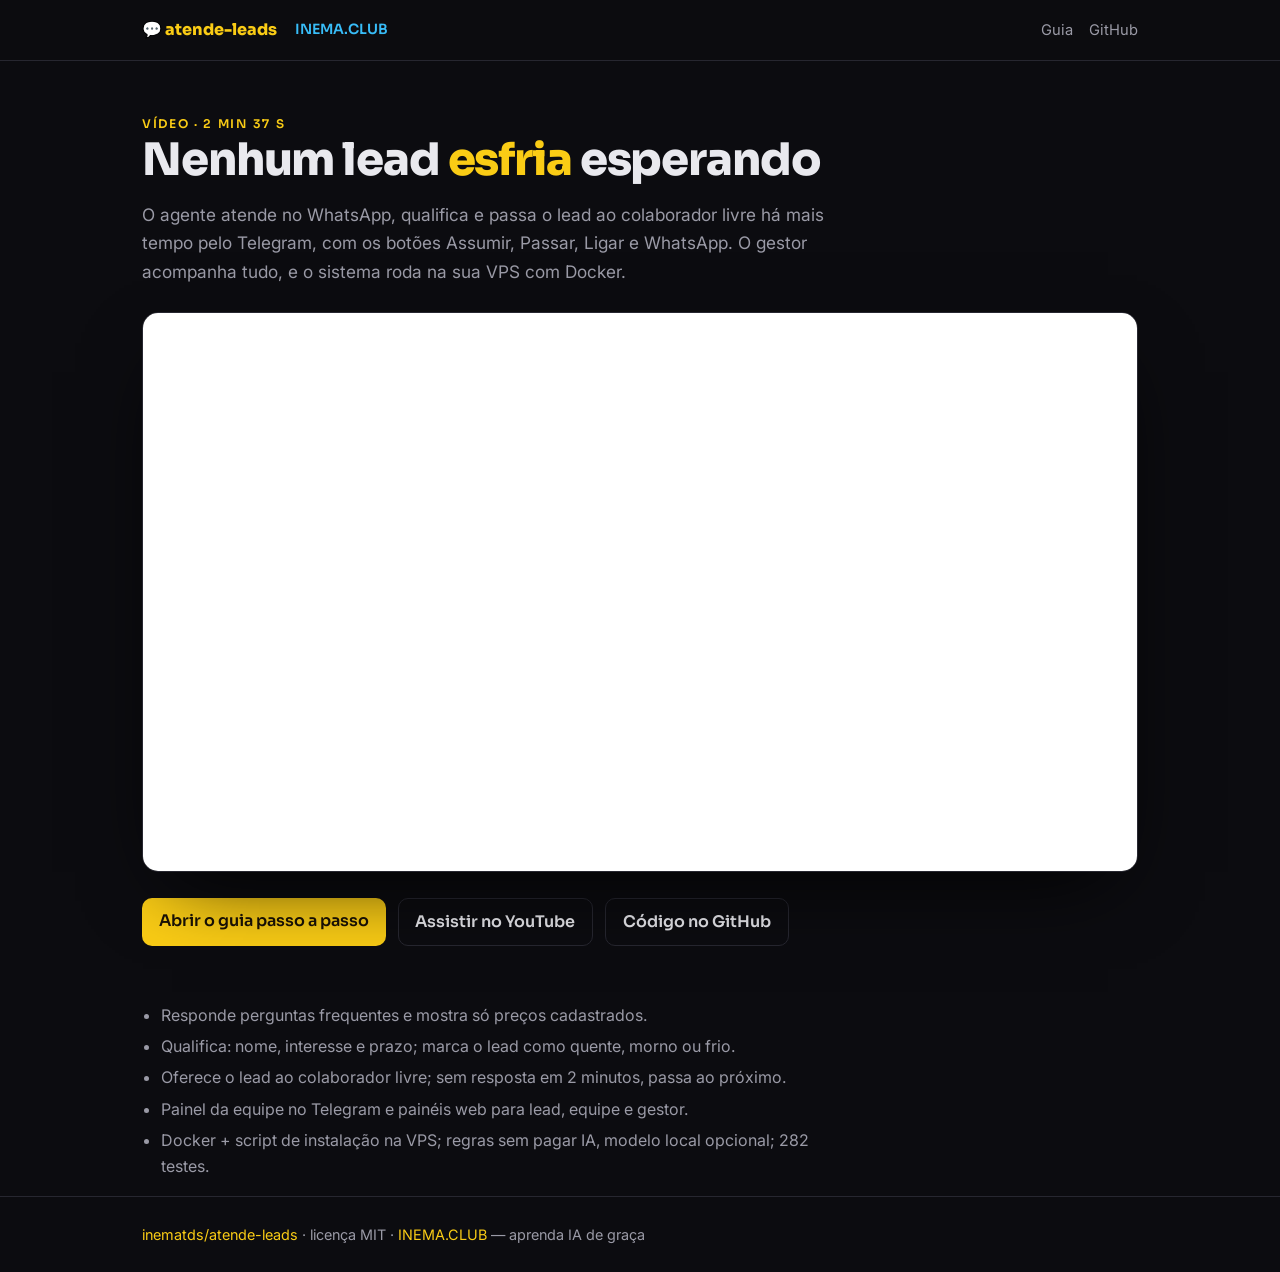
<file: videos/index.html>
<!doctype html>
<html lang="pt-BR">
<head>
<meta charset="utf-8">
<meta name="viewport" content="width=device-width,initial-scale=1">
<title>Vídeo — Atende Leads: nenhum lead esfria esperando</title>
<meta name="description" content="Vídeo explicativo do atende-leads: agente no WhatsApp que atende, qualifica e passa o lead ao colaborador livre pelo Telegram.">
<link rel="preconnect" href="https://fonts.googleapis.com">
<link rel="preconnect" href="https://fonts.gstatic.com" crossorigin>
<link href="https://fonts.googleapis.com/css2?family=Sora:wght@600;800&family=Inter:wght@400;500;600&display=swap" rel="stylesheet">
<style>
  :root{--bg:#0c0c10;--bg2:#14141b;--line:#272730;--txt:#e9e9ee;--mut:#9a9aa6;--amb:#FACC15;--sky:#38bdf8;color-scheme:dark}
  *{box-sizing:border-box}
  body{margin:0;background:var(--bg);color:var(--txt);font:16px/1.65 Inter,system-ui,sans-serif;-webkit-font-smoothing:antialiased}
  h1{font-family:Sora,sans-serif;line-height:1.15;margin:0;font-size:clamp(1.8rem,4.4vw,2.8rem);font-weight:800;letter-spacing:-.025em}
  a{color:var(--amb);text-decoration:none}
  .wrap{max-width:1040px;margin:0 auto;padding:0 22px}
  nav{border-bottom:1px solid var(--line);background:rgba(12,12,16,.85)}
  nav .wrap{display:flex;align-items:center;gap:18px;height:60px}
  nav .brand{font-family:Sora;font-weight:800;color:var(--amb)}
  nav .inema{color:var(--sky);font-weight:600;font-size:.88rem;font-family:Sora}
  nav .links{margin-left:auto;display:flex;gap:16px;font-size:.92rem}
  nav .links a{color:var(--mut)} nav .links a:hover{color:var(--txt)}
  .chip{display:inline-block;font-size:.75rem;letter-spacing:.14em;text-transform:uppercase;color:var(--amb);font-weight:600;font-family:Sora}
  header{padding:48px 0 26px}
  header p{color:var(--mut);max-width:62ch;margin:.8em 0 0;font-size:1.08rem}
  .amb{color:var(--amb)}
  .player{position:relative;aspect-ratio:16/9;border-radius:16px;overflow:hidden;border:1px solid var(--line);box-shadow:0 30px 80px -30px #000;background:#000}
  .player iframe{position:absolute;inset:0;width:100%;height:100%;border:0}
  .cta{display:flex;gap:12px;flex-wrap:wrap;margin:26px 0 56px}
  .btn{display:inline-block;background:var(--amb);color:#1a1206;font-weight:600;padding:.6em 1.05em;border-radius:10px;font-family:Sora}
  .btn.ghost{background:transparent;color:var(--txt);border:1px solid var(--line)}
  ul{color:var(--mut);padding-left:1.2em;max-width:70ch} li{margin:.3em 0}
  footer{border-top:1px solid var(--line);padding:26px 0;color:var(--mut);font-size:.9rem}
</style>
</head>
<body>
<nav><div class="wrap">
  <span class="brand">💬 atende-leads</span>
  <a class="inema" href="https://inema.club" target="_blank" rel="noopener">INEMA.CLUB</a>
  <div class="links">
    <a href="../guia/">Guia</a>
    <a href="https://github.com/inematds/atende-leads" target="_blank" rel="noopener">GitHub</a>
  </div>
</div></nav>

<main class="wrap">
  <header>
    <span class="chip">Vídeo · 2 min 37 s</span>
    <h1>Nenhum lead <span class="amb">esfria</span> esperando</h1>
    <p>O agente atende no WhatsApp, qualifica e passa o lead ao colaborador livre há mais tempo pelo Telegram, com os botões Assumir, Passar, Ligar e WhatsApp. O gestor acompanha tudo, e o sistema roda na sua VPS com Docker.</p>
  </header>

  <div class="player">
    <iframe src="https://www.youtube-nocookie.com/embed/-6VKlGAYwKY?rel=0" title="Atende Leads — nenhum lead esfria esperando" allow="accelerometer; autoplay; clipboard-write; encrypted-media; gyroscope; picture-in-picture; web-share" allowfullscreen loading="lazy"></iframe>
  </div>

  <div class="cta">
    <a class="btn" href="../guia/">Abrir o guia passo a passo</a>
    <a class="btn ghost" href="https://www.youtube.com/watch?v=-6VKlGAYwKY" target="_blank" rel="noopener">Assistir no YouTube</a>
    <a class="btn ghost" href="https://github.com/inematds/atende-leads" target="_blank" rel="noopener">Código no GitHub</a>
  </div>

  <ul>
    <li>Responde perguntas frequentes e mostra só preços cadastrados.</li>
    <li>Qualifica: nome, interesse e prazo; marca o lead como quente, morno ou frio.</li>
    <li>Oferece o lead ao colaborador livre; sem resposta em 2 minutos, passa ao próximo.</li>
    <li>Painel da equipe no Telegram e painéis web para lead, equipe e gestor.</li>
    <li>Docker + script de instalação na VPS; regras sem pagar IA, modelo local opcional; 282 testes.</li>
  </ul>
</main>

<footer><div class="wrap">
  <a href="https://github.com/inematds/atende-leads">inematds/atende-leads</a> · licença MIT ·
  <a href="https://inema.club">INEMA.CLUB</a> — aprenda IA de graça
</div></footer>
</body>
</html>
</file>
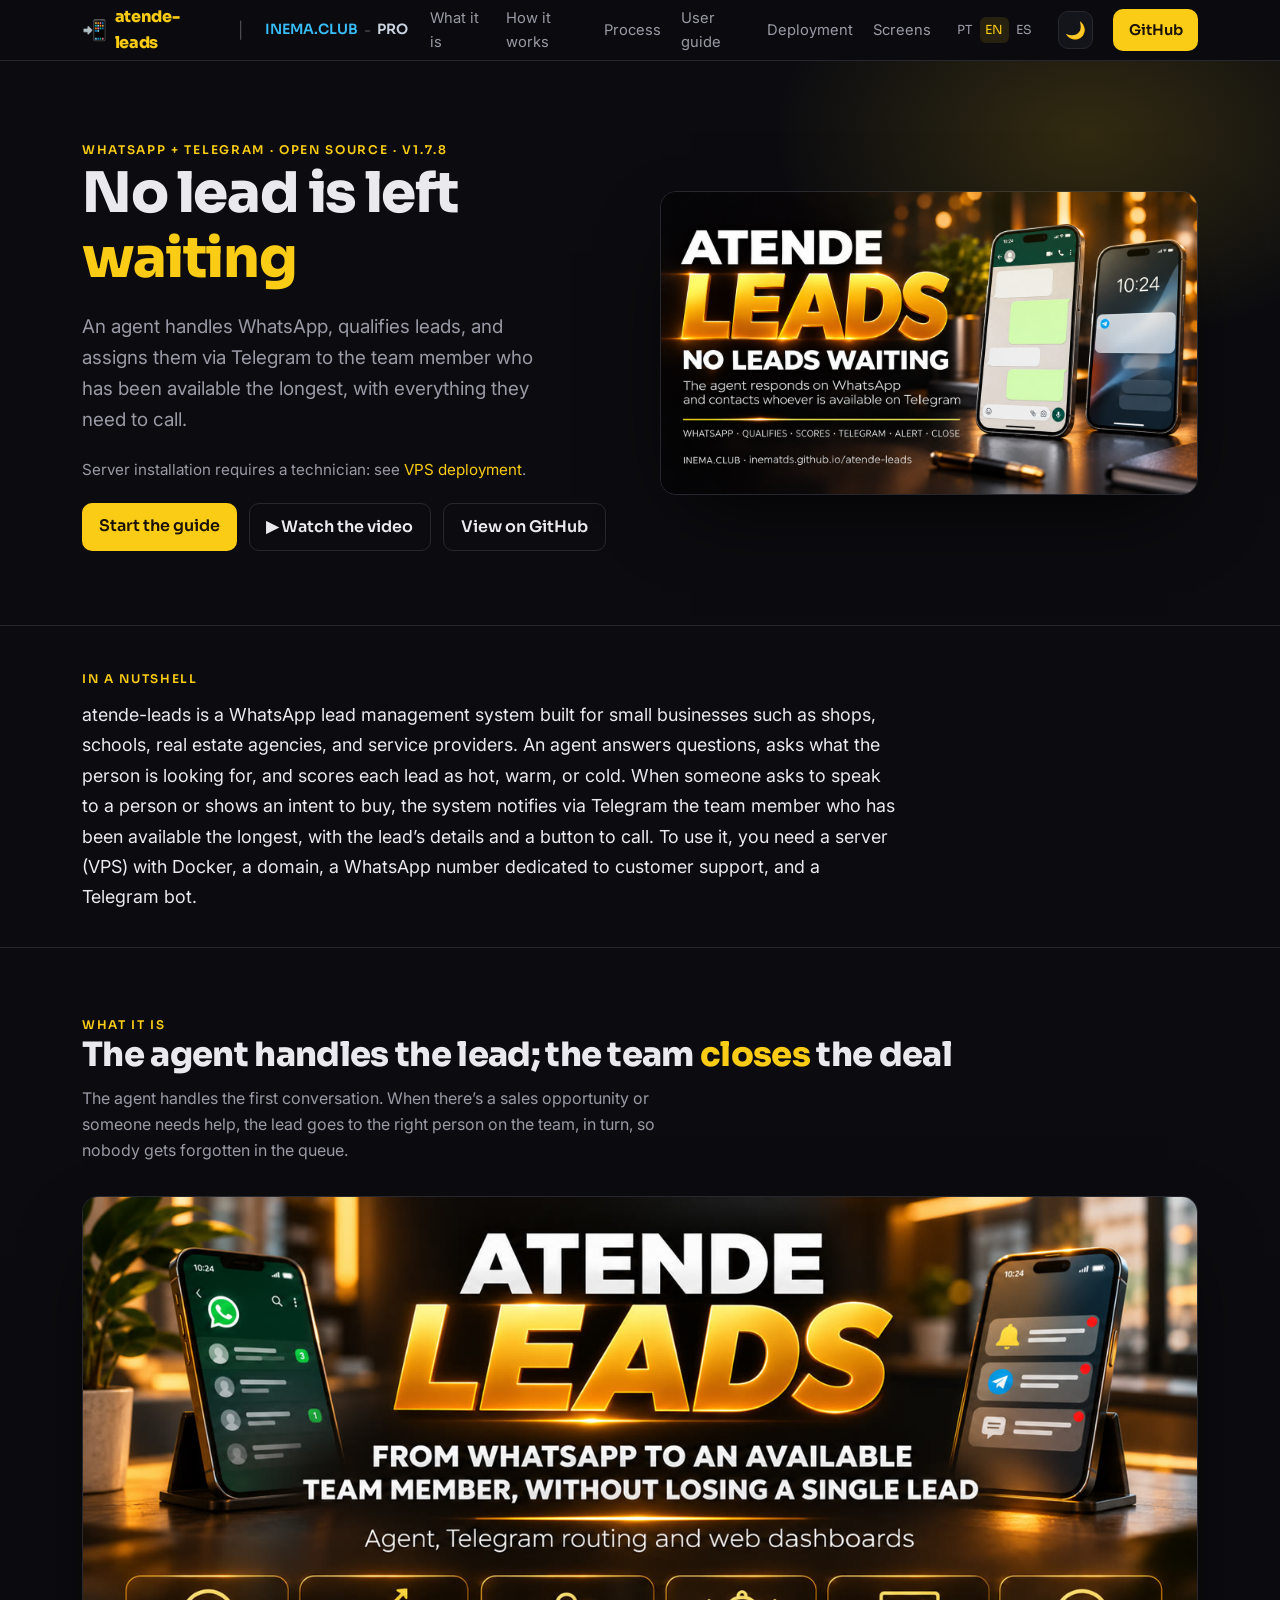
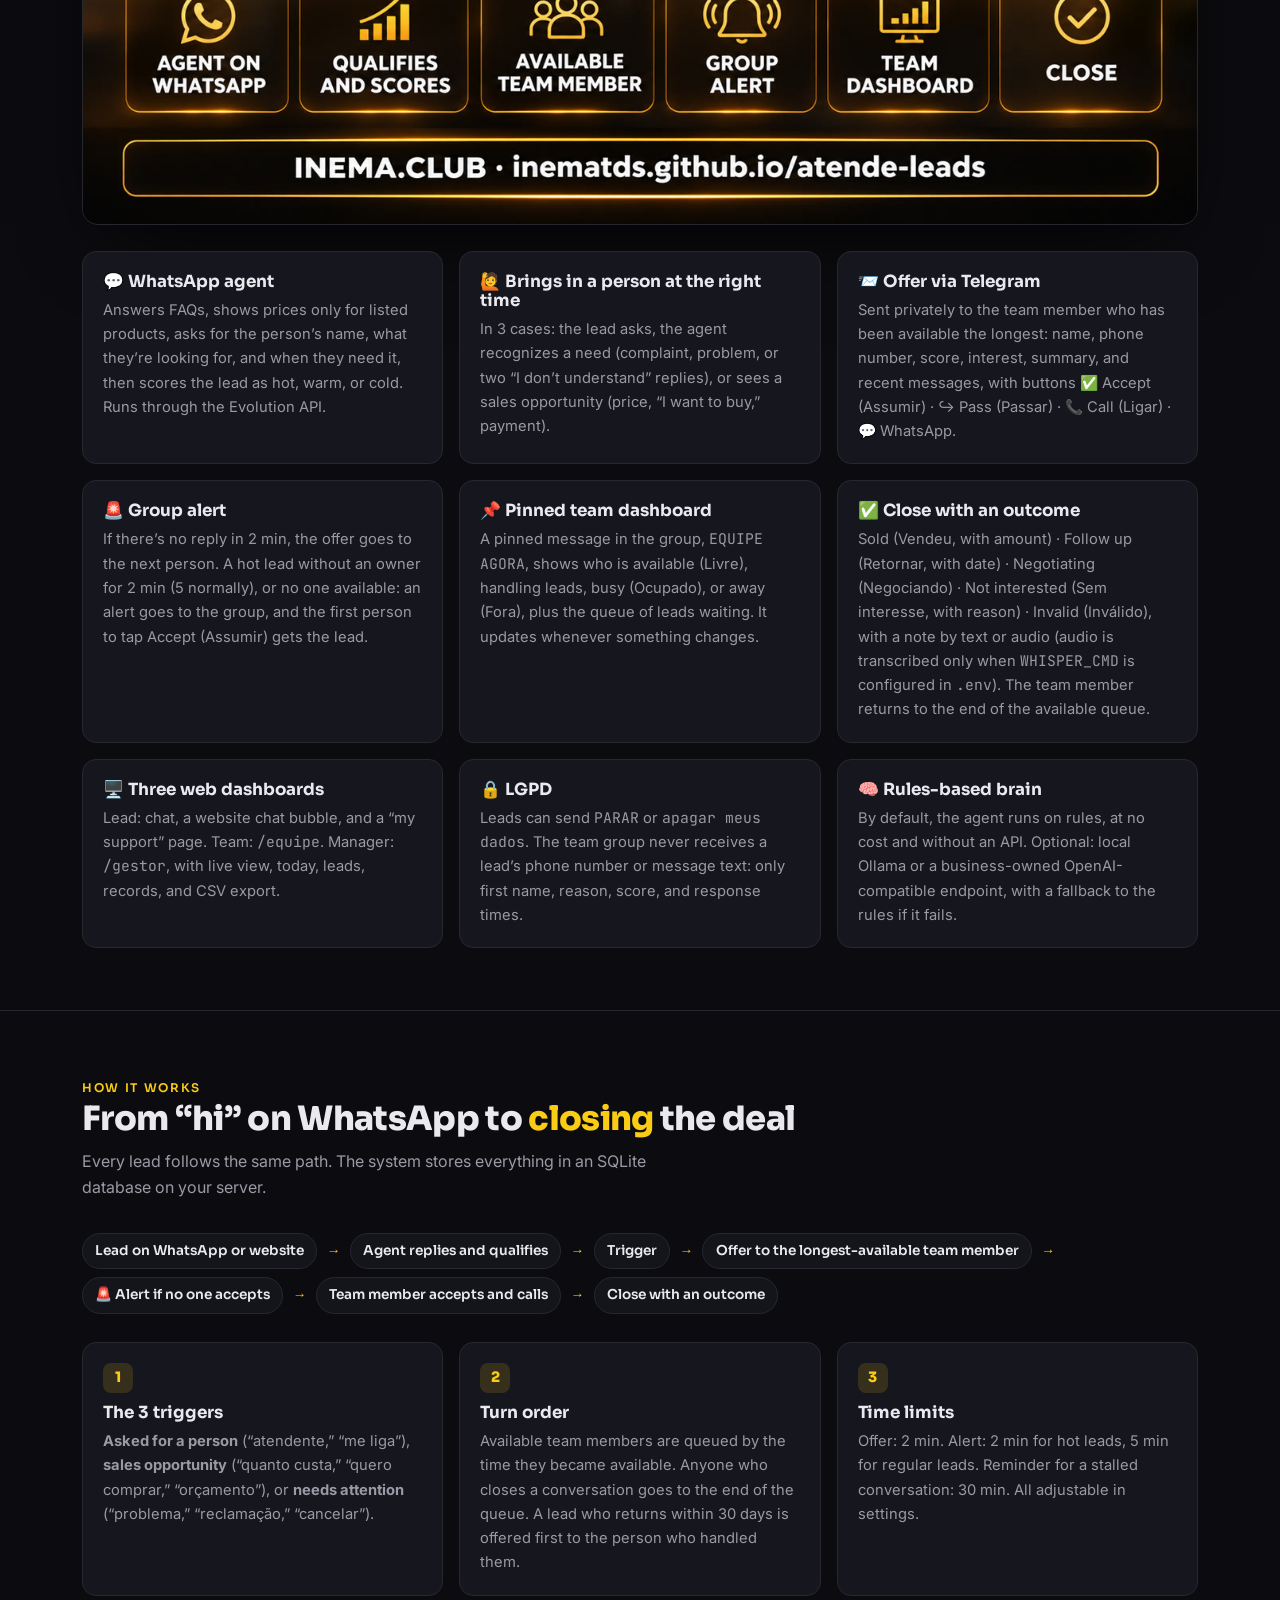
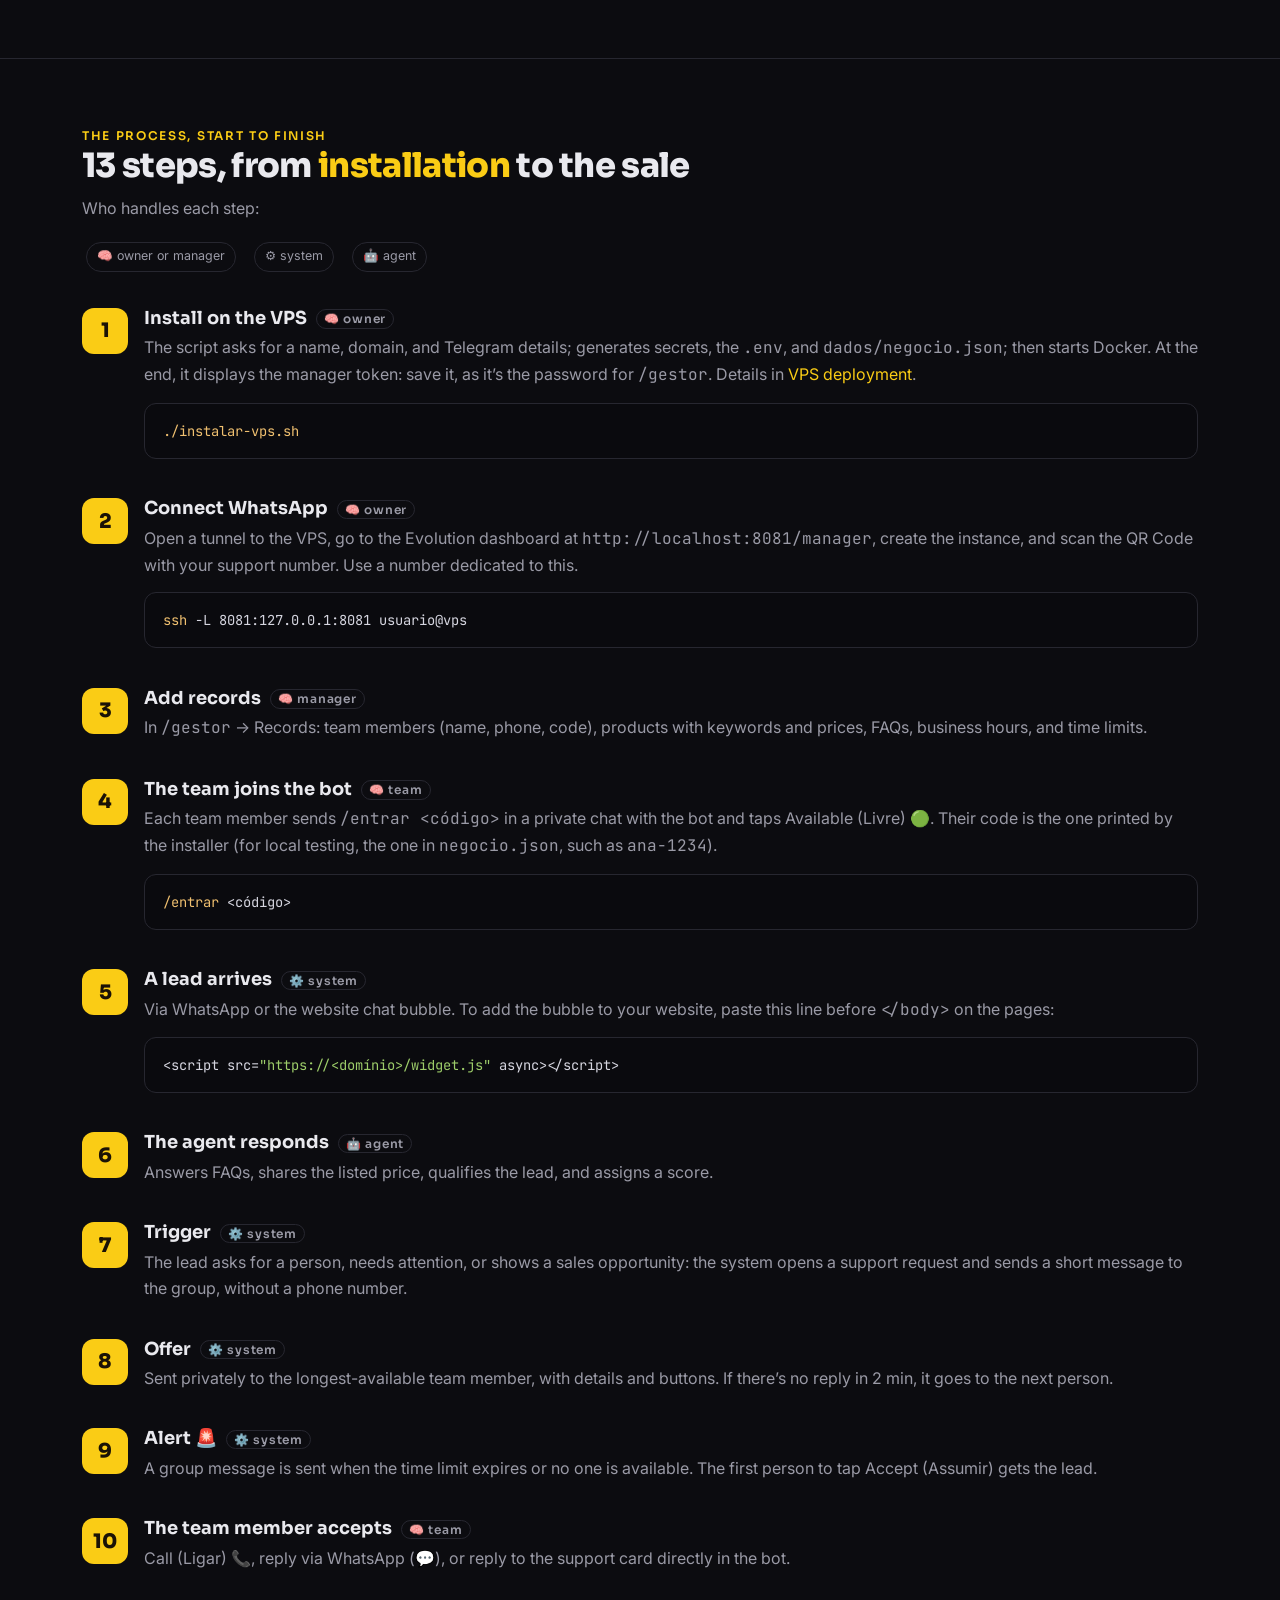
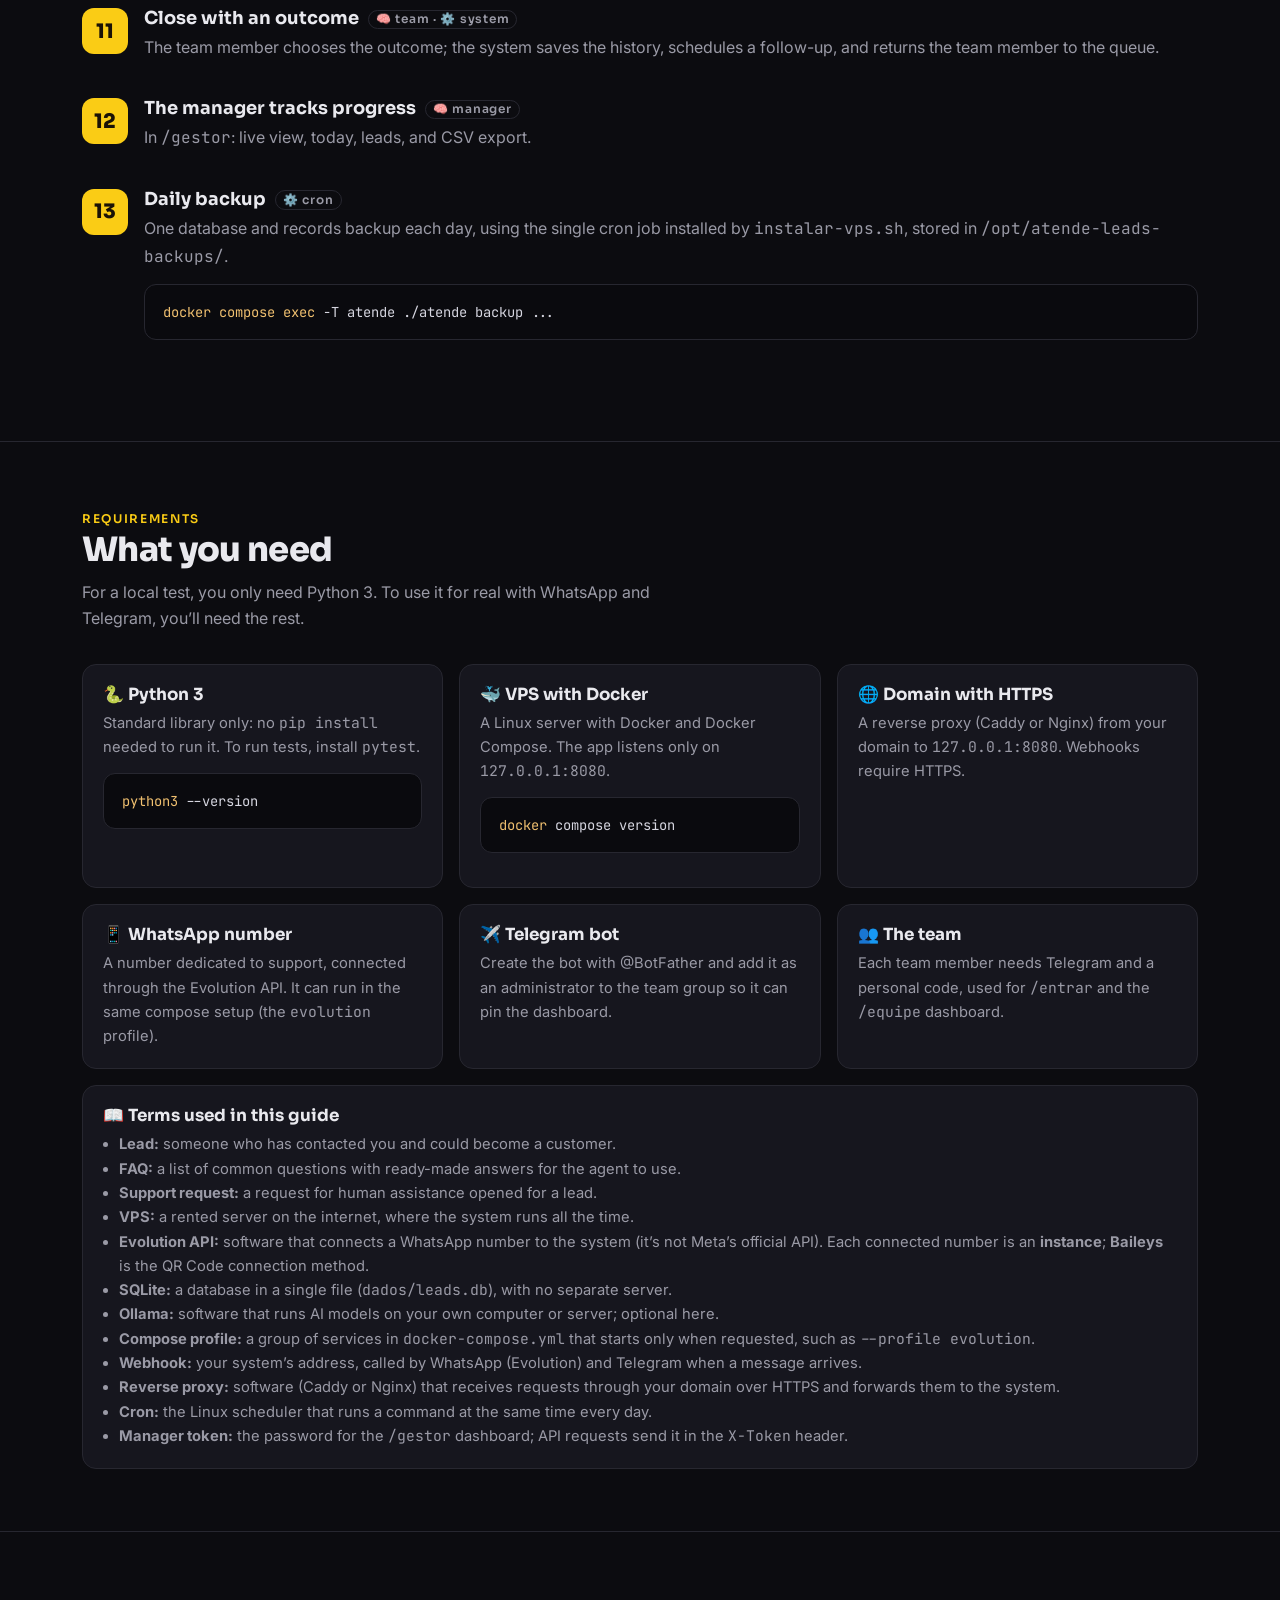
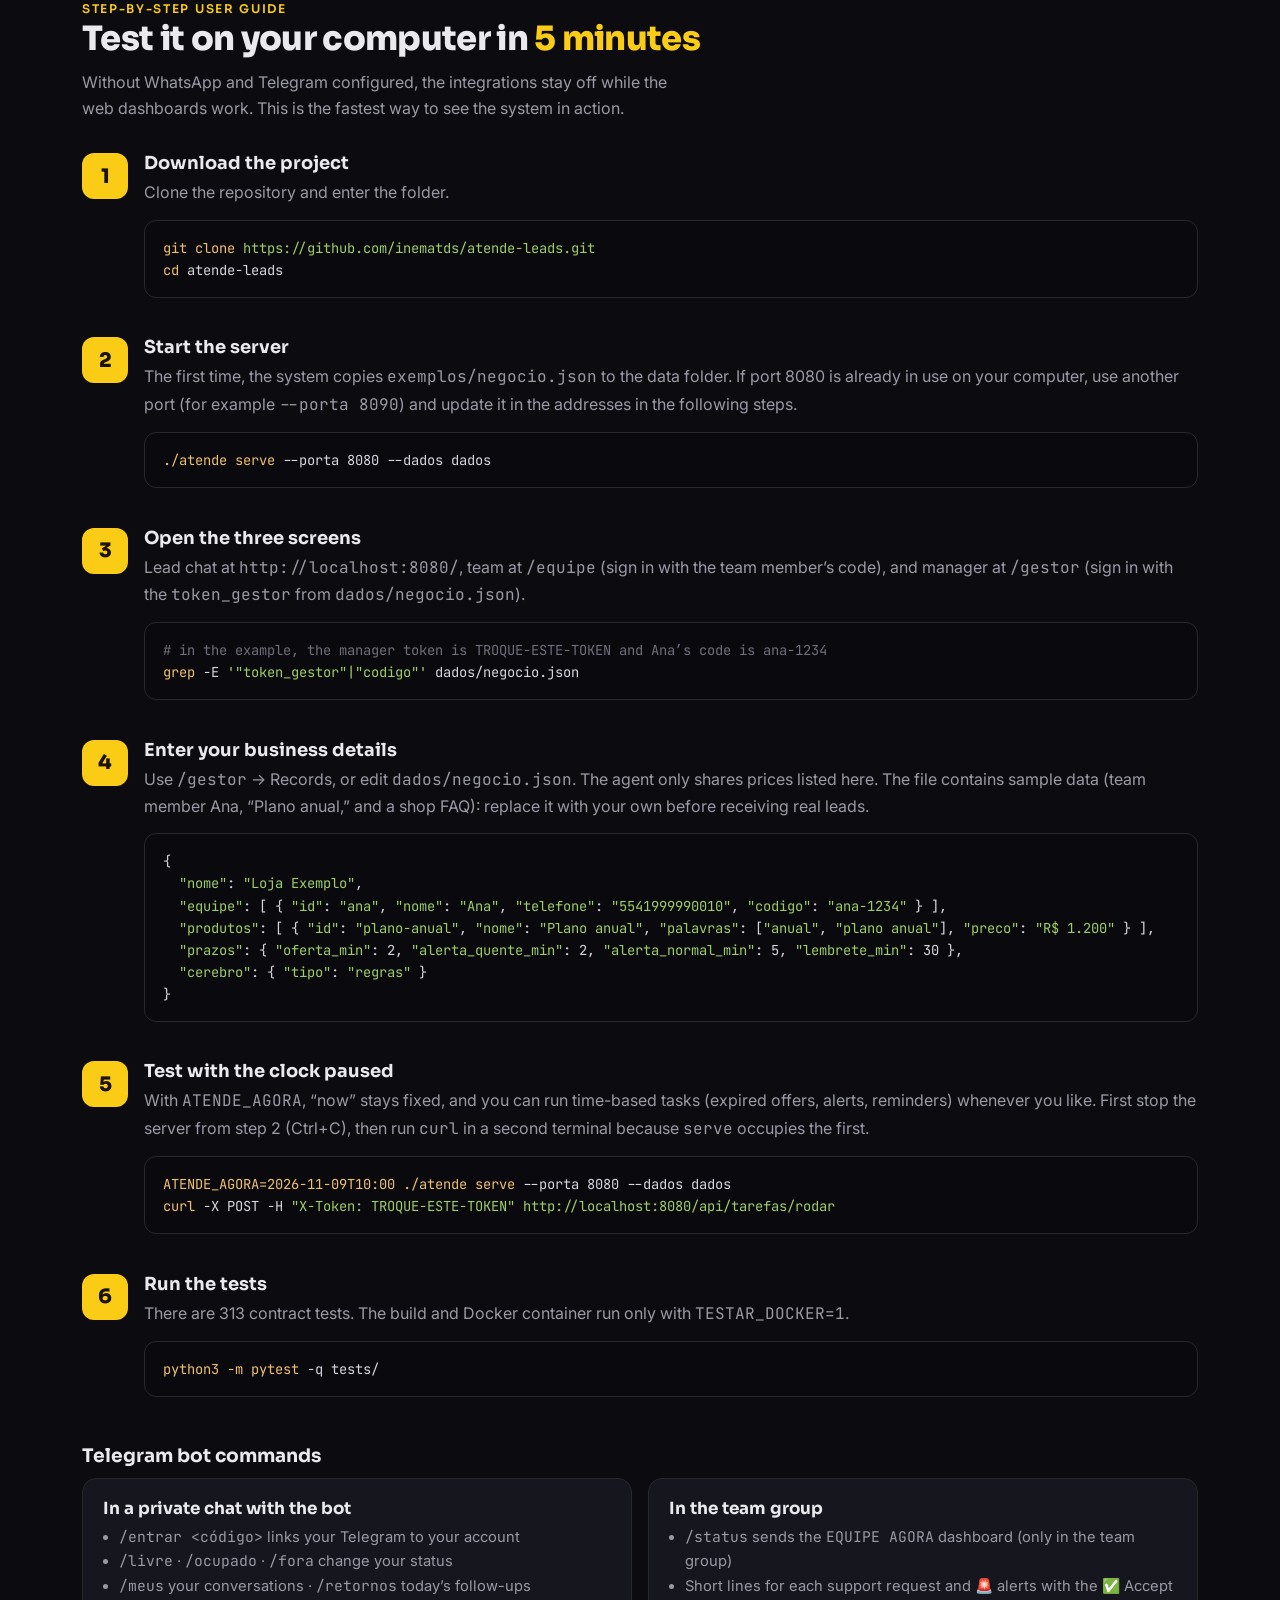
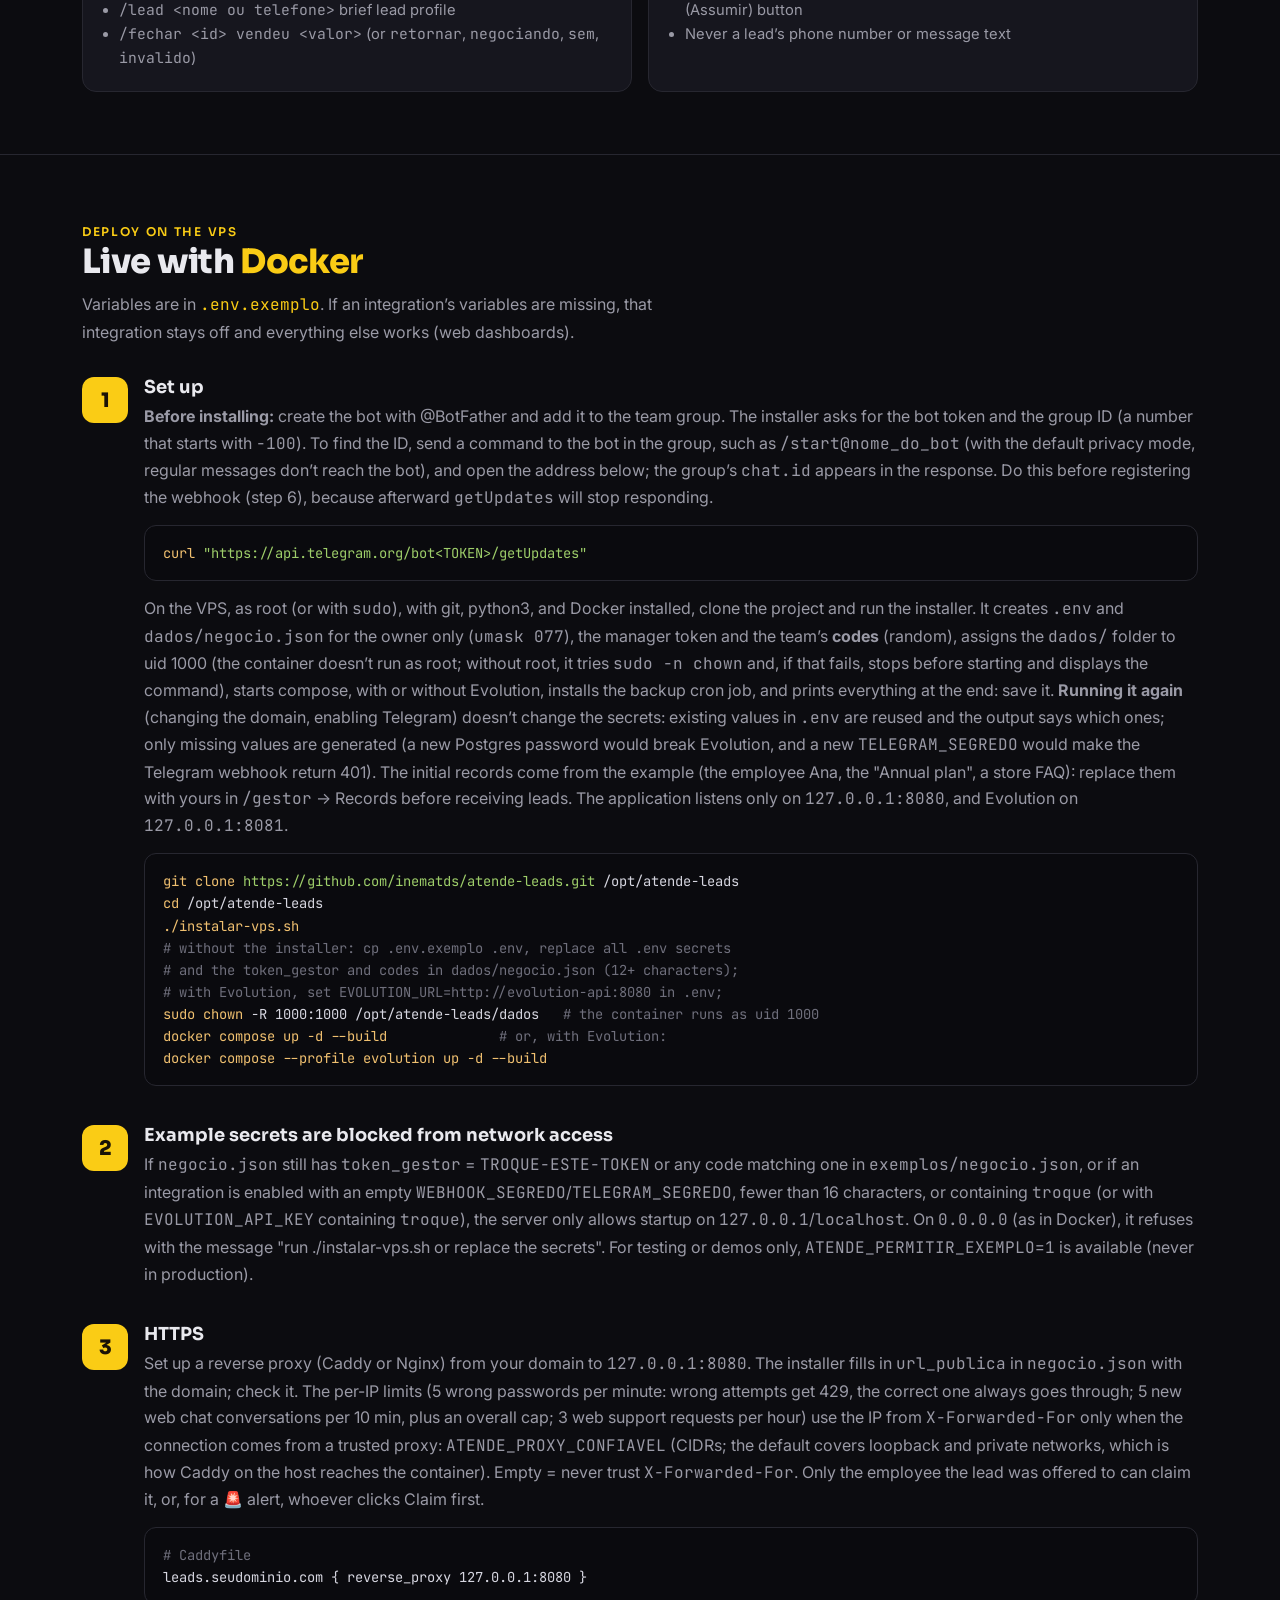
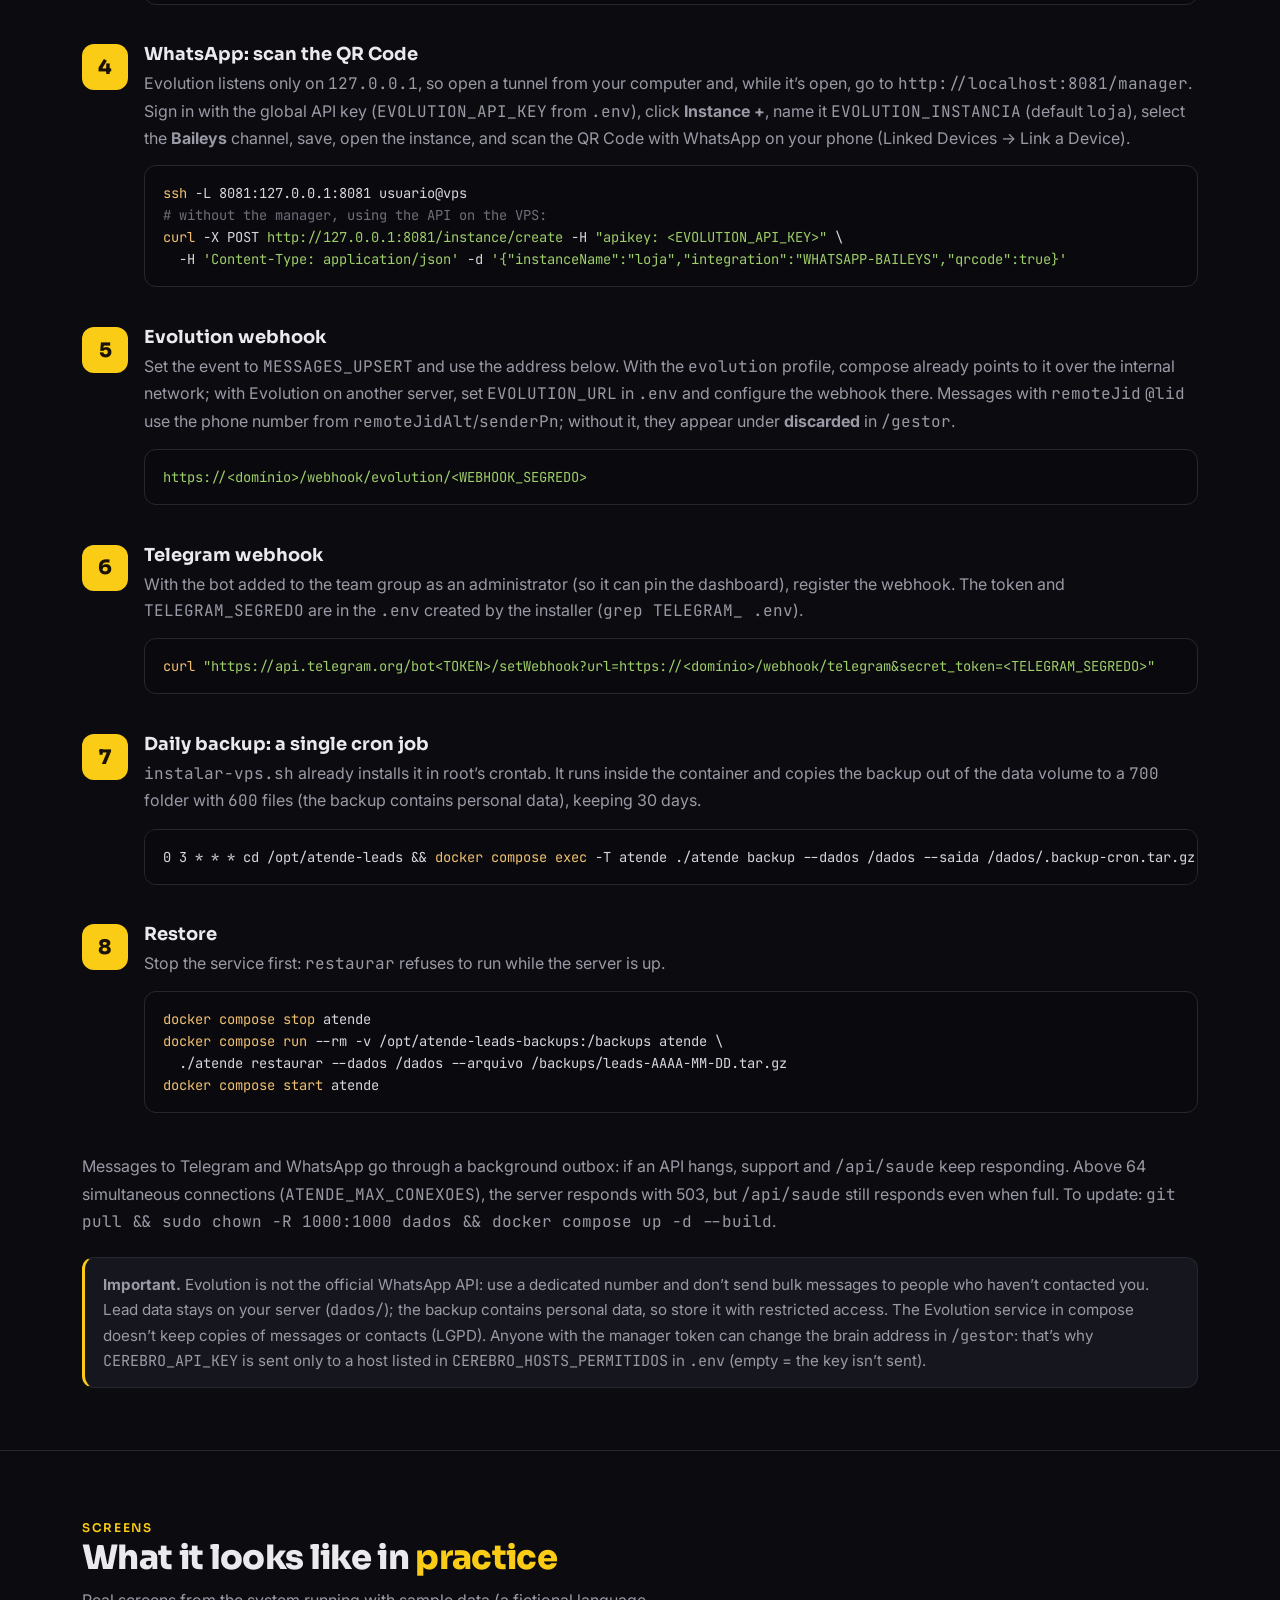
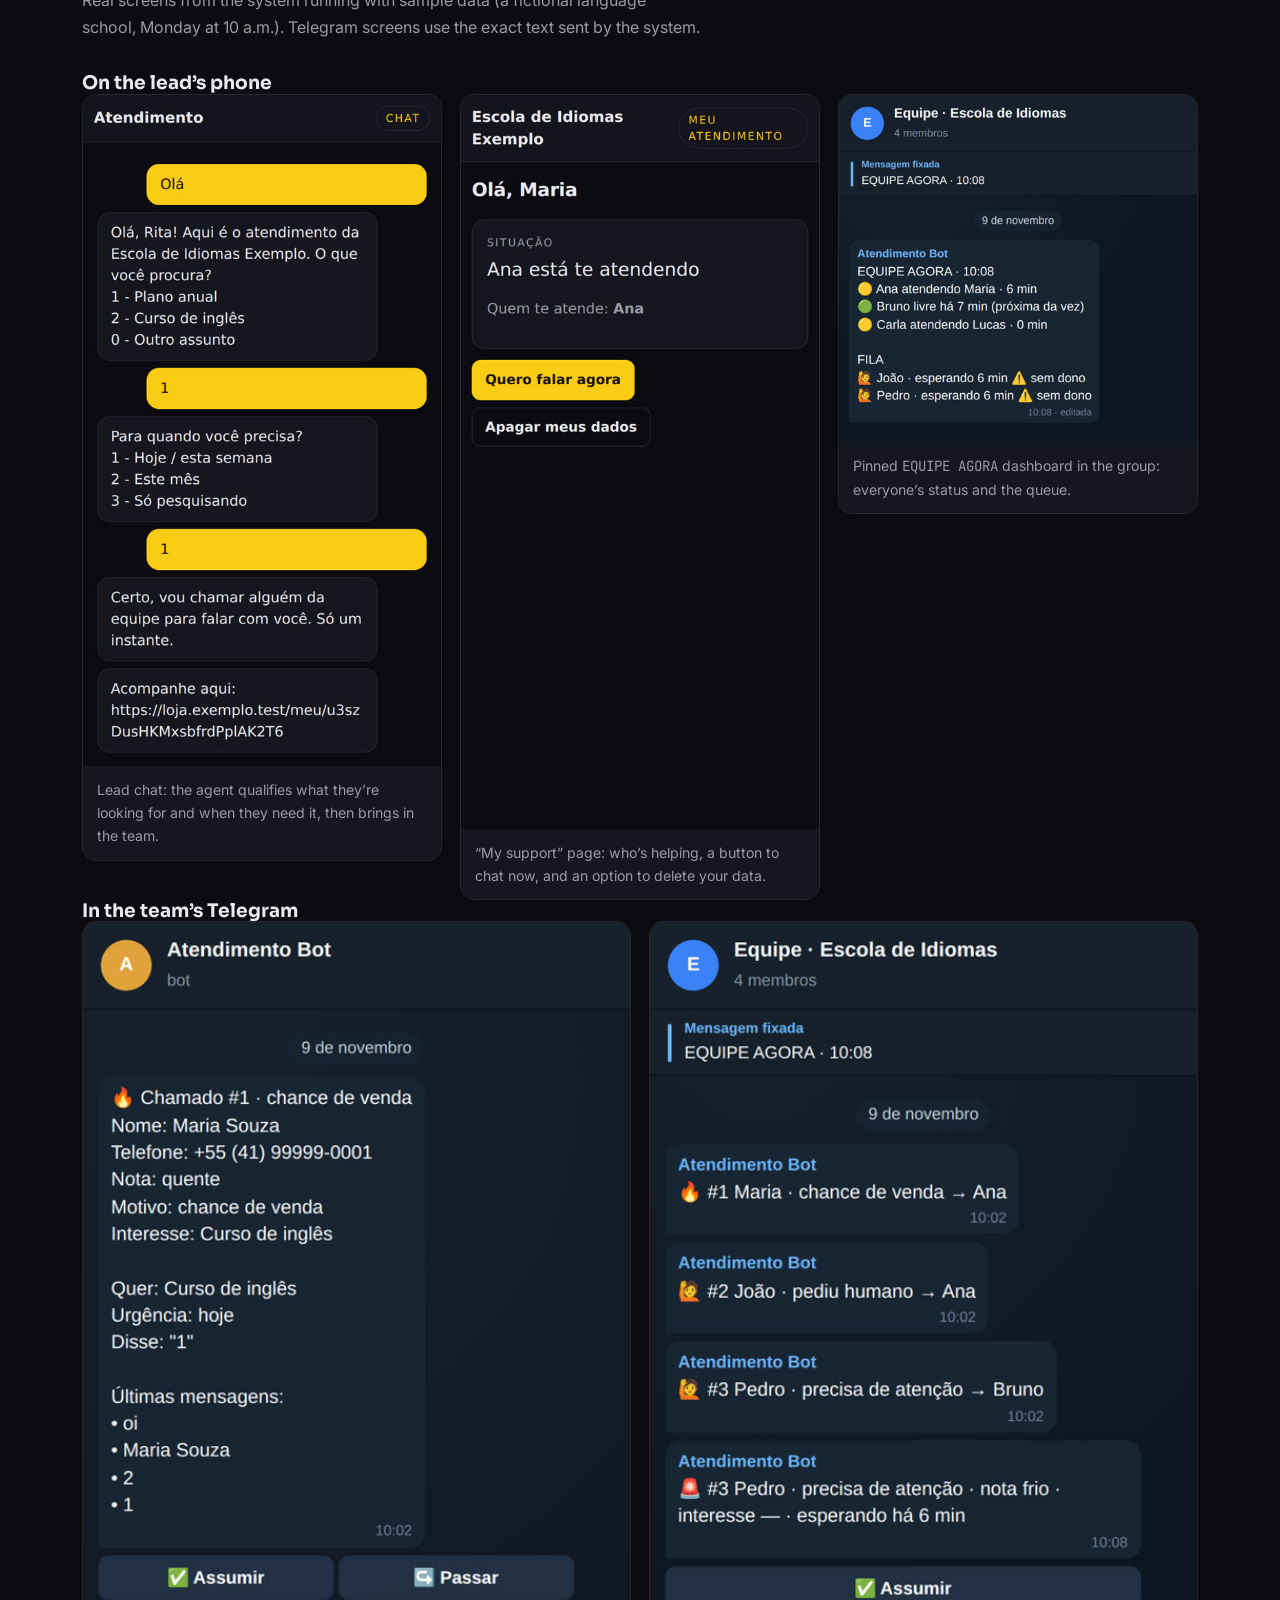
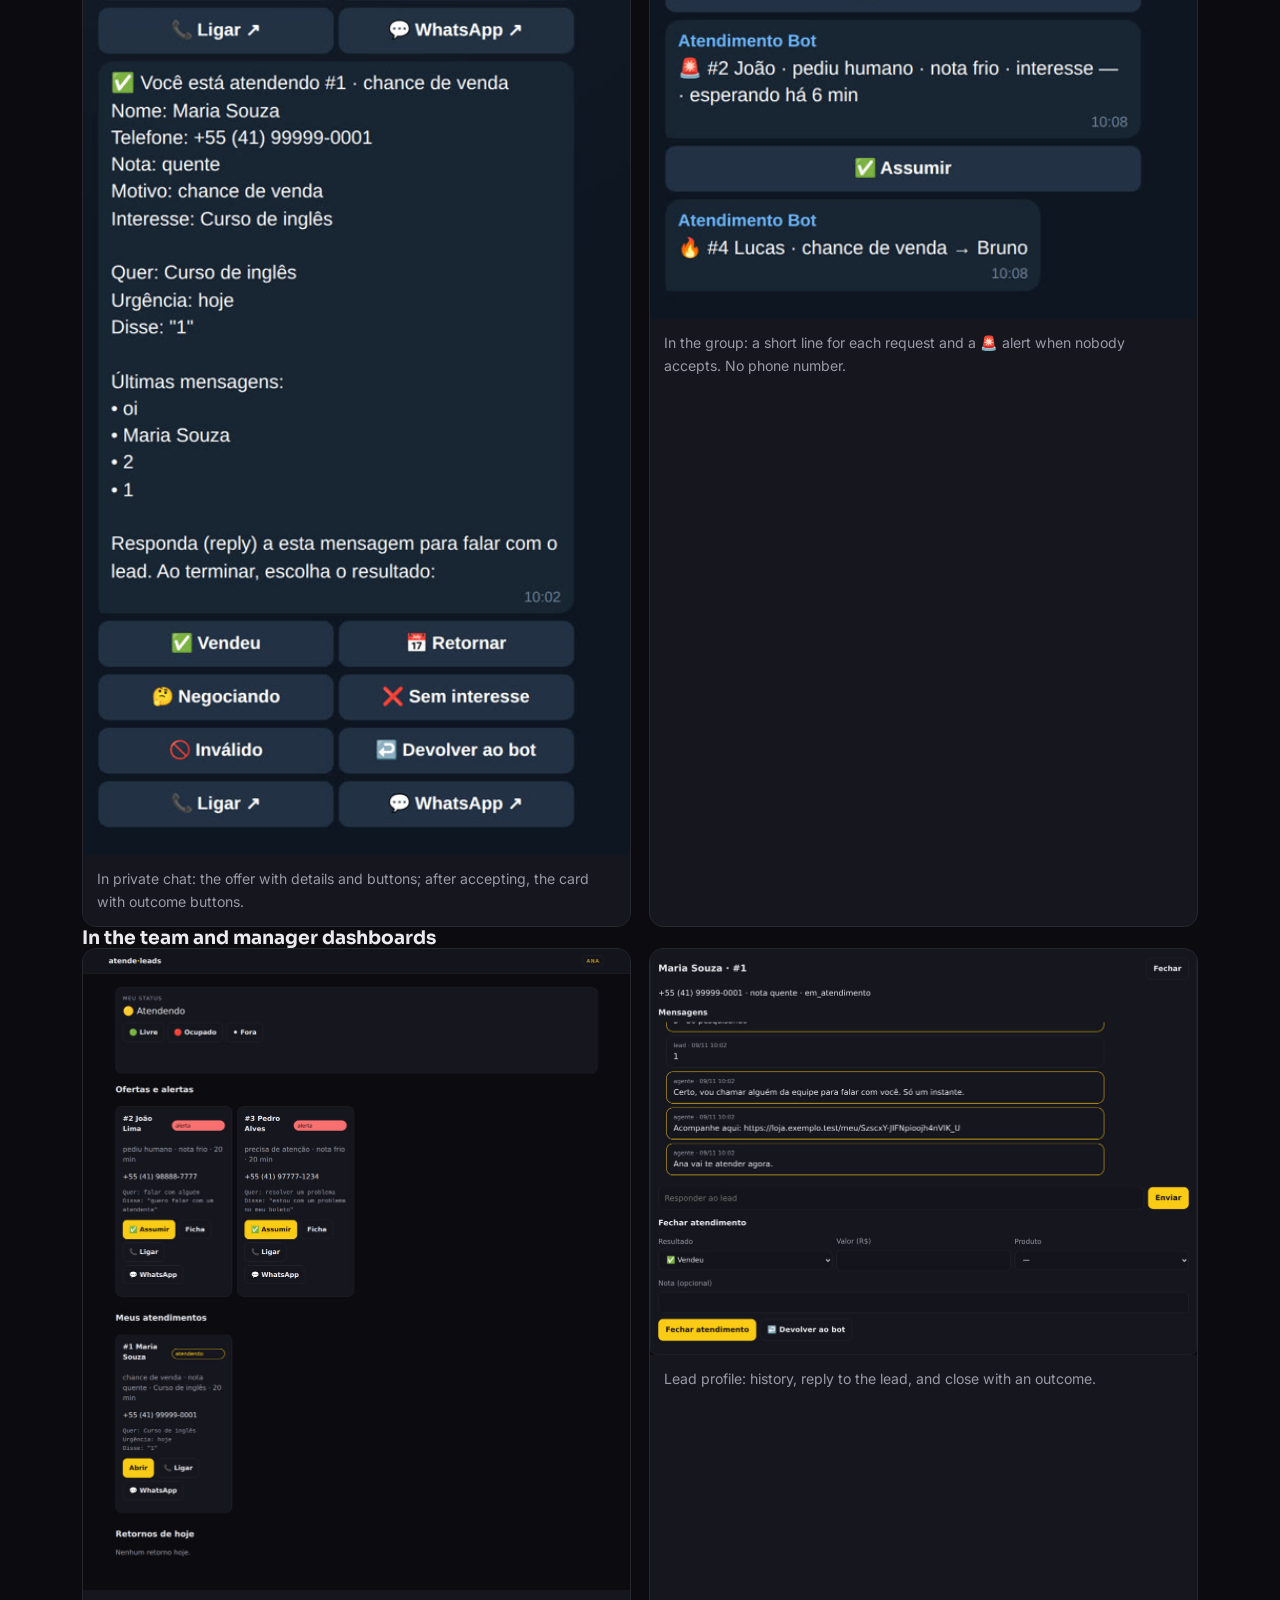
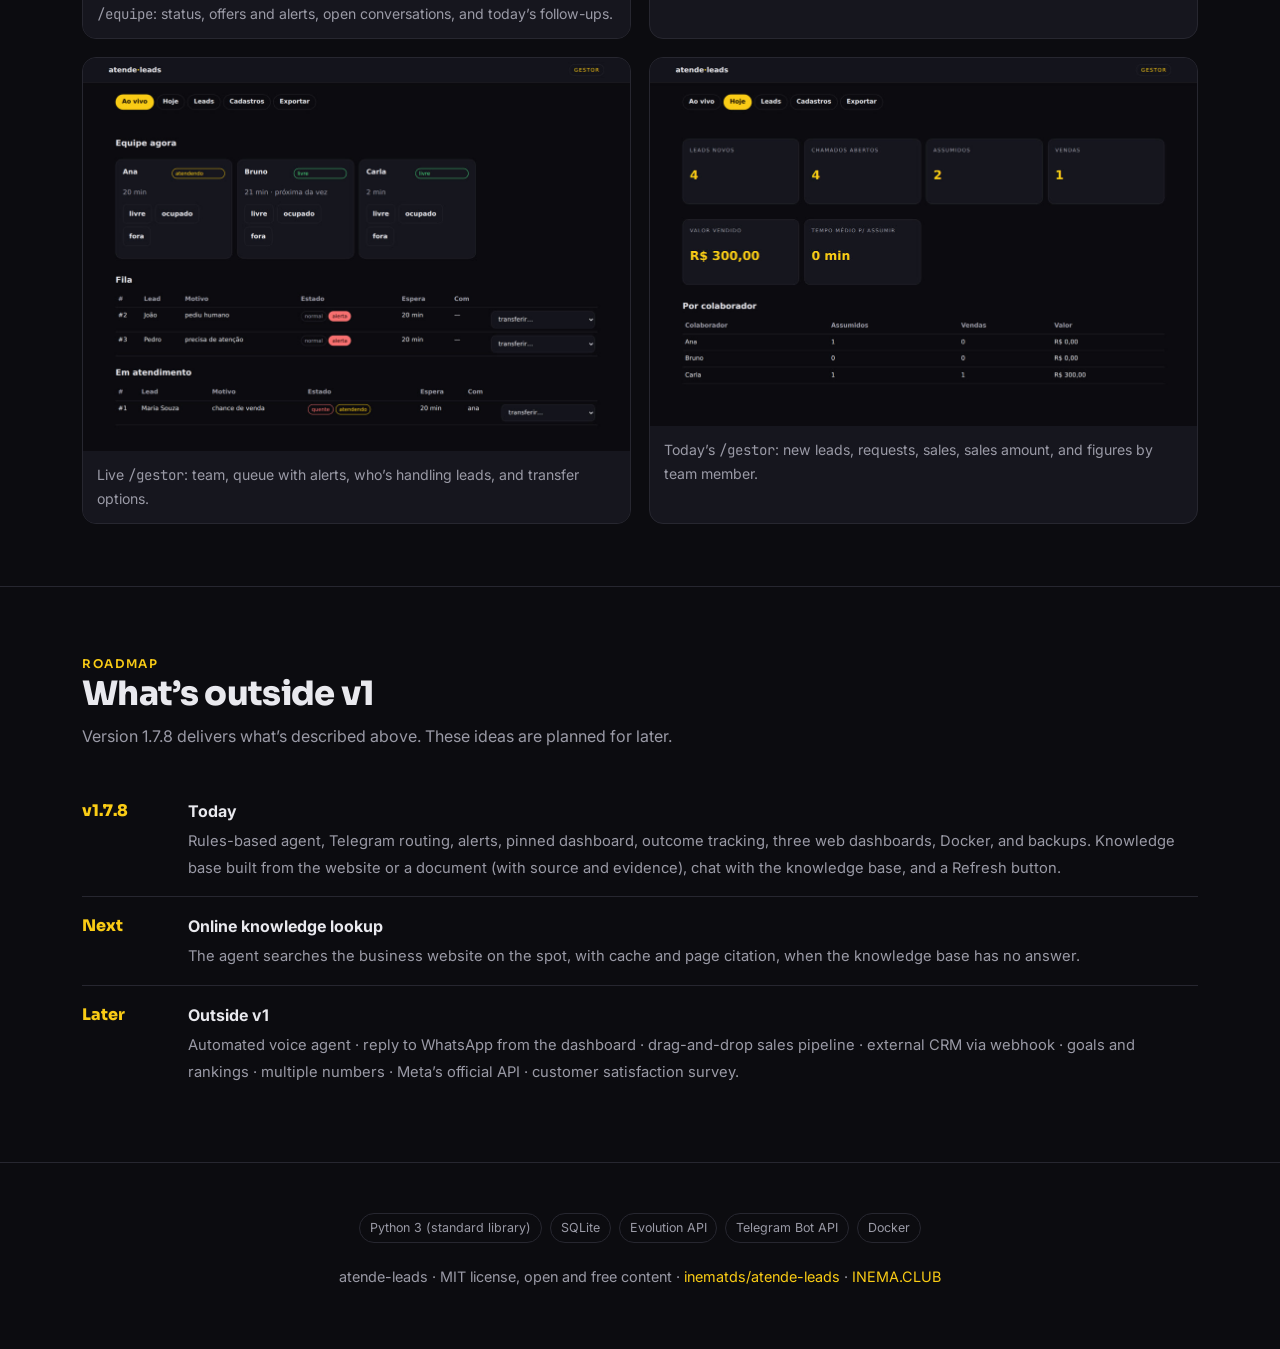
<file: guia/en/index.html>
<!DOCTYPE html>
<html lang="en">
<head>
<meta charset="utf-8">
<meta name="viewport" content="width=device-width, initial-scale=1">
<title>atende-leads — WhatsApp leads assigned to the available team member</title>
<meta name="description" content="A WhatsApp lead agent that replies, qualifies, scores, and assigns leads via Telegram to the team member who has been available the longest, with buttons to accept and call. Open source, Docker for VPS.">
<link rel="alternate" hreflang="pt-BR" href="https://inematds.github.io/atende-leads/guia/">
<link rel="alternate" hreflang="en" href="https://inematds.github.io/atende-leads/guia/en/">
<link rel="alternate" hreflang="es" href="https://inematds.github.io/atende-leads/guia/es/">
<link rel="preconnect" href="https://fonts.googleapis.com">
<link rel="preconnect" href="https://fonts.gstatic.com" crossorigin>
<link href="https://fonts.googleapis.com/css2?family=Sora:wght@400;600;800&family=Inter:wght@400;500;600&family=JetBrains+Mono:wght@400;600&display=swap" rel="stylesheet">
<style>
  :root{
    --bg:#0c0c10; --bg2:#14141b; --card:#16161e; --line:#272730;
    --txt:#e9e9ee; --mut:#9a9aa6; --amb:#FACC15; --amb2:#f0c070; --sky:#38bdf8; --pro:#cbd5e1;
    color-scheme:dark;
  }
  body.light{
    --bg:#f6f7f9; --bg2:#eceef2; --card:#ffffff; --line:#e1e3ea;
    --txt:#1a1a22; --mut:#5b5b68; --amb:#a16207; --amb2:#a16207; --sky:#0369a1; --pro:#b45309;
    color-scheme:light;
  }
  body.light .hero .glow{opacity:.5}
  body.light pre{background:#0e0e14;color:#d6d6e0}
  body.light pre .c{color:#8a8a98}
  body.light pre .k{color:#f0c070}
  body.light .btn{background:#FACC15}
  body.light .step .b{background:#FACC15}
  *{box-sizing:border-box}
  html{scroll-behavior:smooth}
  body{margin:0;background:var(--bg);color:var(--txt);font:16px/1.65 Inter,system-ui,sans-serif;-webkit-font-smoothing:antialiased}
  h1,h2,h3{font-family:Sora,sans-serif;line-height:1.15;margin:0}
  a{color:var(--amb);text-decoration:none}
  code,pre{font-family:"JetBrains Mono",monospace}
  .wrap{max-width:1160px;margin:0 auto;padding:0 22px}
  .mut{color:var(--mut)} .amb{color:var(--amb)}
  .chip{display:inline-block;font-size:.75rem;letter-spacing:.14em;text-transform:uppercase;color:var(--amb);font-weight:600;font-family:Sora}
  nav{position:sticky;top:0;z-index:30;backdrop-filter:blur(12px);background:rgba(12,12,16,.78);border-bottom:1px solid var(--line)}
  body.light nav{background:rgba(246,247,249,.85)}
  nav .wrap{display:flex;align-items:center;gap:22px;height:60px}
  nav .brand{display:flex;align-items:center;gap:8px;font-family:Sora;font-weight:800;letter-spacing:-.02em;color:var(--amb)}
  nav .brand .emoji{font-size:1.25rem}
  nav .sep{color:var(--mut);opacity:.45}
  nav .inema{color:var(--sky);font-weight:600;font-size:.88rem;font-family:Sora}
  nav .inema:hover{filter:brightness(1.15)}
  nav .pro{color:var(--pro);font-weight:600;font-size:.88rem;font-family:Sora}
  nav .pro:hover{filter:brightness(1.15)}
  nav .clubpro{display:inline-flex;align-items:center;gap:6px}
  nav .links{margin-left:auto;display:flex;align-items:center;gap:20px;font-size:.92rem}
  nav .links a.sec{color:var(--mut)} nav .links a.sec:hover{color:var(--txt)}
  .lang{display:inline-flex;gap:2px;font-family:Sora;font-size:.78rem}
  .lang a{color:var(--mut);padding:.2em .45em;border-radius:6px} .lang a.on{color:var(--amb);background:rgba(250,204,21,.12)}
  .tgl{background:var(--bg2);border:1px solid var(--line);color:var(--txt);width:38px;height:38px;border-radius:10px;cursor:pointer;display:inline-flex;align-items:center;justify-content:center;font-size:1.05rem}
  .tgl:hover{border-color:var(--amb)}
  .btn{display:inline-block;background:var(--amb);color:#1a1206;font-weight:600;padding:.6em 1.05em;border-radius:10px;font-family:Sora}
  .btn.ghost{background:transparent;color:var(--txt);border:1px solid var(--line)}
  @media(max-width:900px){nav .links a.sec{display:none}}
  @media(max-width:520px){nav .wrap{gap:8px;padding:8px 14px;height:auto;flex-wrap:wrap} nav .links{gap:8px;margin-left:0;width:100%;justify-content:space-between} nav .btn{padding:.45em .7em;font-size:.82rem} .tgl{width:34px;height:34px}}
  .hero{position:relative;overflow:hidden;border-bottom:1px solid var(--line)}
  .hero .glow{position:absolute;inset:-40% -20% auto auto;width:70%;height:600px;background:radial-gradient(closest-side,rgba(250,204,21,.16),transparent 70%);pointer-events:none}
  .hero .wrap{display:grid;grid-template-columns:1fr 1fr;gap:40px;align-items:center;padding:74px 22px}
  .hero h1{font-size:clamp(2.2rem,5vw,3.5rem);font-weight:800;letter-spacing:-.025em}
  .hero p.lead{font-size:1.18rem;color:var(--mut);margin:1.1em 0 1.6em;max-width:38ch}
  .hero .cta{display:flex;gap:12px;flex-wrap:wrap}
  .hero figure{margin:0;border-radius:16px;overflow:hidden;border:1px solid var(--line);box-shadow:0 30px 80px -30px #000}
  .hero figure img{width:100%;height:auto;display:block}
  .resumo{padding:38px 0 34px;border-bottom:1px solid var(--line)}
  .resumo p{font-size:1.12rem;line-height:1.7;max-width:74ch;margin:.55em 0 0}
  @media(max-width:780px){.hero .wrap{grid-template-columns:1fr;padding:48px 22px}}
  section{padding:62px 0;border-bottom:1px solid var(--line)}
  section h2{font-size:clamp(1.5rem,3.4vw,2.1rem);font-weight:800;letter-spacing:-.02em}
  section .sub{color:var(--mut);margin:.6em 0 2em;max-width:62ch}
  .grid{display:grid;gap:16px}
  .g3{grid-template-columns:repeat(3,1fr)} .g4{grid-template-columns:repeat(4,1fr)} .g2{grid-template-columns:repeat(2,1fr)}
  @media(max-width:820px){.g3,.g4{grid-template-columns:1fr 1fr}}
  @media(max-width:540px){.g2,.g3,.g4{grid-template-columns:1fr}}
  .card{background:var(--card);border:1px solid var(--line);border-radius:14px;padding:20px}
  .card h3{font-size:1.05rem;margin-bottom:.4em}
  .card p{color:var(--mut);font-size:.92rem;margin:0}
  .card ul{color:var(--mut);font-size:.92rem;margin:.4em 0 0;padding-left:1.1em}
  .num{display:inline-flex;width:30px;height:30px;align-items:center;justify-content:center;border-radius:8px;background:rgba(250,204,21,.14);color:var(--amb);font-family:Sora;font-weight:800;font-size:.9rem;margin-bottom:.7em}
  .flow{display:flex;flex-wrap:wrap;gap:8px;align-items:center;margin-top:10px}
  .flow span{background:var(--bg2);border:1px solid var(--line);border-radius:999px;padding:.45em .9em;font-size:.85rem;font-family:Sora;font-weight:600}
  .flow .arr{color:var(--amb);border:none;background:none;padding:0 .1em}
  pre{background:#0a0a0e;border:1px solid var(--line);border-radius:12px;padding:16px 18px;overflow:auto;font-size:.86rem;line-height:1.6;color:#d6d6e0}
  pre .c{color:#6f6f7c} pre .k{color:var(--amb2)} pre .s{color:#9ece6a}
  .step{display:grid;grid-template-columns:46px minmax(0,1fr);gap:16px;margin-bottom:26px}
  .step>div,.card{min-width:0}
  p code,li code,td code{overflow-wrap:anywhere}
  .step .b{width:46px;height:46px;border-radius:12px;background:var(--amb);color:#1a1206;font-family:Sora;font-weight:800;font-size:1.25rem;display:flex;align-items:center;justify-content:center}
  .step h3{font-size:1.12rem;margin-bottom:.3em}
  .step p{color:var(--mut);margin:.2em 0 .7em}
  .who{display:inline-block;font-size:.75rem;font-family:Sora;font-weight:600;letter-spacing:.06em;border:1px solid var(--line);border-radius:999px;padding:.15em .6em;margin-left:.4em;color:var(--mut);vertical-align:middle}
  .legenda{display:flex;flex-wrap:wrap;gap:10px;margin:-1em 0 2em}
  .ex{display:grid;grid-template-columns:1fr 1fr;gap:18px}
  .ex.cel{grid-template-columns:repeat(3,1fr);align-items:start}
  @media(max-width:820px){.ex.cel{grid-template-columns:1fr 1fr}}
  @media(max-width:680px){.ex,.ex.cel{grid-template-columns:1fr}}
  .ex figure{margin:0;border-radius:14px;overflow:hidden;border:1px solid var(--line);background:var(--card)}
  .ex figure img{width:100%;height:auto;display:block}
  .ex figcaption{padding:12px 14px;font-size:.88rem;color:var(--mut);background:var(--card)}
  .ex h3{font-size:1.05rem;margin:28px 0 12px}
  .phase{display:flex;gap:14px;padding:16px 0;border-bottom:1px solid var(--line)}
  .phase:last-child{border:none}
  .phase .tag{flex:0 0 92px;font-family:Sora;font-weight:800;color:var(--amb)}
  .phase .d strong{display:block;margin-bottom:.2em}
  .phase .d span{color:var(--mut);font-size:.92rem}
  .aviso{background:var(--card);border:1px solid var(--line);border-left:3px solid var(--amb);border-radius:12px;padding:14px 18px;color:var(--mut);font-size:.95rem}
  footer{padding:46px 0;text-align:center;color:var(--mut);font-size:.9rem}
  .pill{display:inline-block;border:1px solid var(--line);border-radius:999px;padding:.3em .8em;font-size:.78rem;color:var(--mut);margin:4px}
</style>
</head>
<body>

<nav><div class="wrap">
  <a class="brand" href="#top"><span class="emoji">📲</span> atende-leads</a>
  <span class="sep">|</span>
  <span class="clubpro">
    <a class="inema" href="https://inema.club" target="_blank" rel="noopener">INEMA.CLUB</a>
    <span class="sep">-</span>
    <a class="pro" href="https://inema.pro" target="_blank" rel="noopener">PRO</a>
  </span>
  <div class="links">
    <a class="sec" href="#oque">What it is</a>
    <a class="sec" href="#fluxo">How it works</a>
    <a class="sec" href="#processo">Process</a>
    <a class="sec" href="#guia">User guide</a>
    <a class="sec" href="#deploy">Deployment</a>
    <a class="sec" href="#exemplos">Screens</a>
    <span class="lang"><a href="../">PT</a><a class="on" href="./">EN</a><a href="../es/">ES</a></span>
    <button class="tgl" id="themeToggle" aria-label="Toggle theme" title="Toggle theme">🌙</button>
    <a class="btn" href="https://github.com/inematds/atende-leads" target="_blank" rel="noopener">GitHub</a>
  </div>
</div></nav>

<header class="hero" id="top">
  <div class="glow"></div>
  <div class="wrap">
    <div>
      <span class="chip">WhatsApp + Telegram · open source · v1.7.8</span>
      <h1>No lead is left <span class="amb">waiting</span></h1>
      <p class="lead">An agent handles WhatsApp, qualifies leads, and assigns them via Telegram to the team member who has been available the longest, with everything they need to call.</p>
      <p class="mut" style="margin:-.6em 0 1.4em;font-size:.95rem">Server installation requires a technician: see <a href="#deploy">VPS deployment</a>.</p>
      <div class="cta">
        <a class="btn" href="#guia">Start the guide</a>
        <a class="btn ghost" href="../../videos/">▶ Watch the video</a>
        <a class="btn ghost" href="https://github.com/inematds/atende-leads" target="_blank" rel="noopener">View on GitHub</a>
      </div>
    </div>
    <figure><img src="../assets/banner-en.jpg" alt="atende-leads banner: no lead left waiting; the agent handles WhatsApp and notifies the available team member via Telegram"></figure>
  </div>
</header>

<section id="resumo" class="resumo"><div class="wrap">
  <span class="chip">In a nutshell</span>
  <p>atende-leads is a WhatsApp lead management system built for small businesses such as shops, schools, real estate agencies, and service providers. An agent answers questions, asks what the person is looking for, and scores each lead as hot, warm, or cold. When someone asks to speak to a person or shows an intent to buy, the system notifies via Telegram the team member who has been available the longest, with the lead’s details and a button to call. To use it, you need a server (VPS) with Docker, a domain, a WhatsApp number dedicated to customer support, and a Telegram bot.</p>
</div></section>

<section id="oque"><div class="wrap">
  <span class="chip">What it is</span>
  <h2>The agent handles the lead; the team <span class="amb">closes</span> the deal</h2>
  <p class="sub">The agent handles the first conversation. When there’s a sales opportunity or someone needs help, the lead goes to the right person on the team, in turn, so nobody gets forgotten in the queue.</p>
  <figure style="margin:0 0 26px;border-radius:16px;overflow:hidden;border:1px solid var(--line);box-shadow:0 30px 80px -30px #000"><img src="../assets/banner-grade-en.jpg" alt="From WhatsApp to an available team member: the agent qualifies and scores the lead on WhatsApp, then sends an alert to the group, updates the team dashboard, and helps close the deal" loading="lazy" style="width:100%;display:block"></figure>
  <div class="grid g3">
    <div class="card"><h3>💬 WhatsApp agent</h3><p>Answers FAQs, shows prices only for listed products, asks for the person’s name, what they’re looking for, and when they need it, then scores the lead as hot, warm, or cold. Runs through the Evolution API.</p></div>
    <div class="card"><h3>🙋 Brings in a person at the right time</h3><p>In 3 cases: the lead asks, the agent recognizes a need (complaint, problem, or two “I don’t understand” replies), or sees a sales opportunity (price, “I want to buy,” payment).</p></div>
    <div class="card"><h3>📨 Offer via Telegram</h3><p>Sent privately to the team member who has been available the longest: name, phone number, score, interest, summary, and recent messages, with buttons ✅ Accept (Assumir) · ↪️ Pass (Passar) · 📞 Call (Ligar) · 💬 WhatsApp.</p></div>
    <div class="card"><h3>🚨 Group alert</h3><p>If there’s no reply in 2 min, the offer goes to the next person. A hot lead without an owner for 2 min (5 normally), or no one available: an alert goes to the group, and the first person to tap Accept (Assumir) gets the lead.</p></div>
    <div class="card"><h3>📌 Pinned team dashboard</h3><p>A pinned message in the group, <code>EQUIPE AGORA</code>, shows who is available (Livre), handling leads, busy (Ocupado), or away (Fora), plus the queue of leads waiting. It updates whenever something changes.</p></div>
    <div class="card"><h3>✅ Close with an outcome</h3><p>Sold (Vendeu, with amount) · Follow up (Retornar, with date) · Negotiating (Negociando) · Not interested (Sem interesse, with reason) · Invalid (Inválido), with a note by text or audio (audio is transcribed only when <code>WHISPER_CMD</code> is configured in <code>.env</code>). The team member returns to the end of the available queue.</p></div>
  </div>
  <div class="grid g3" style="margin-top:16px">
    <div class="card"><h3>🖥️ Three web dashboards</h3><p>Lead: chat, a website chat bubble, and a “my support” page. Team: <code>/equipe</code>. Manager: <code>/gestor</code>, with live view, today, leads, records, and CSV export.</p></div>
    <div class="card"><h3>🔒 LGPD</h3><p>Leads can send <code>PARAR</code> or <code>apagar meus dados</code>. The team group never receives a lead’s phone number or message text: only first name, reason, score, and response times.</p></div>
    <div class="card"><h3>🧠 Rules-based brain</h3><p>By default, the agent runs on rules, at no cost and without an API. Optional: local Ollama or a business-owned OpenAI-compatible endpoint, with a fallback to the rules if it fails.</p></div>
  </div>
</div></section>

<section id="fluxo"><div class="wrap">
  <span class="chip">How it works</span>
  <h2>From “hi” on WhatsApp to <span class="amb">closing</span> the deal</h2>
  <p class="sub">Every lead follows the same path. The system stores everything in an SQLite database on your server.</p>
  <div class="flow">
    <span>Lead on WhatsApp or website</span><span class="arr">→</span>
    <span>Agent replies and qualifies</span><span class="arr">→</span>
    <span>Trigger</span><span class="arr">→</span>
    <span>Offer to the longest-available team member</span><span class="arr">→</span>
    <span>🚨 Alert if no one accepts</span><span class="arr">→</span>
    <span>Team member accepts and calls</span><span class="arr">→</span>
    <span>Close with an outcome</span>
  </div>
  <div class="grid g3" style="margin-top:28px">
    <div class="card"><div class="num">1</div><h3>The 3 triggers</h3><p><b>Asked for a person</b> (“atendente,” “me liga”), <b>sales opportunity</b> (“quanto custa,” “quero comprar,” “orçamento”), or <b>needs attention</b> (“problema,” “reclamação,” “cancelar”).</p></div>
    <div class="card"><div class="num">2</div><h3>Turn order</h3><p>Available team members are queued by the time they became available. Anyone who closes a conversation goes to the end of the queue. A lead who returns within 30 days is offered first to the person who handled them.</p></div>
    <div class="card"><div class="num">3</div><h3>Time limits</h3><p>Offer: 2 min. Alert: 2 min for hot leads, 5 min for regular leads. Reminder for a stalled conversation: 30 min. All adjustable in settings.</p></div>
  </div>
</div></section>

<section id="processo"><div class="wrap">
  <span class="chip">The process, start to finish</span>
  <h2>13 steps, from <span class="amb">installation</span> to the sale</h2>
  <p class="sub">Who handles each step:</p>
  <div class="legenda"><span class="pill">🧠 owner or manager</span><span class="pill">⚙️ system</span><span class="pill">🤖 agent</span></div>

  <div class="step"><div class="b">1</div><div>
    <h3>Install on the VPS <span class="who">🧠 owner</span></h3>
    <p>The script asks for a name, domain, and Telegram details; generates secrets, the <code>.env</code>, and <code>dados/negocio.json</code>; then starts Docker. At the end, it displays the manager token: save it, as it’s the password for <code>/gestor</code>. Details in <a href="#deploy">VPS deployment</a>.</p>
<pre><span class="k">./instalar-vps.sh</span></pre>
  </div></div>
  <div class="step"><div class="b">2</div><div>
    <h3>Connect WhatsApp <span class="who">🧠 owner</span></h3>
    <p>Open a tunnel to the VPS, go to the Evolution dashboard at <code>http://localhost:8081/manager</code>, create the instance, and scan the QR Code with your support number. Use a number dedicated to this.</p>
<pre><span class="k">ssh</span> -L 8081:127.0.0.1:8081 usuario@vps</pre>
  </div></div>
  <div class="step"><div class="b">3</div><div>
    <h3>Add records <span class="who">🧠 manager</span></h3>
    <p>In <code>/gestor</code> → Records: team members (name, phone, code), products with keywords and prices, FAQs, business hours, and time limits.</p>
  </div></div>
  <div class="step"><div class="b">4</div><div>
    <h3>The team joins the bot <span class="who">🧠 team</span></h3>
    <p>Each team member sends <code>/entrar &lt;código&gt;</code> in a private chat with the bot and taps Available (Livre) 🟢. Their code is the one printed by the installer (for local testing, the one in <code>negocio.json</code>, such as <code>ana-1234</code>).</p>
<pre><span class="k">/entrar</span> &lt;código&gt;</pre>
  </div></div>
  <div class="step"><div class="b">5</div><div>
    <h3>A lead arrives <span class="who">⚙️ system</span></h3>
    <p>Via WhatsApp or the website chat bubble. To add the bubble to your website, paste this line before <code>&lt;/body&gt;</code> on the pages:</p>
<pre>&lt;script src=<span class="s">"https://&lt;domínio&gt;/widget.js"</span> async&gt;&lt;/script&gt;</pre>
  </div></div>
  <div class="step"><div class="b">6</div><div>
    <h3>The agent responds <span class="who">🤖 agent</span></h3>
    <p>Answers FAQs, shares the listed price, qualifies the lead, and assigns a score.</p>
  </div></div>
  <div class="step"><div class="b">7</div><div>
    <h3>Trigger <span class="who">⚙️ system</span></h3>
    <p>The lead asks for a person, needs attention, or shows a sales opportunity: the system opens a support request and sends a short message to the group, without a phone number.</p>
  </div></div>
  <div class="step"><div class="b">8</div><div>
    <h3>Offer <span class="who">⚙️ system</span></h3>
    <p>Sent privately to the longest-available team member, with details and buttons. If there’s no reply in 2 min, it goes to the next person.</p>
  </div></div>
  <div class="step"><div class="b">9</div><div>
    <h3>Alert 🚨 <span class="who">⚙️ system</span></h3>
    <p>A group message is sent when the time limit expires or no one is available. The first person to tap Accept (Assumir) gets the lead.</p>
  </div></div>
  <div class="step"><div class="b">10</div><div>
    <h3>The team member accepts <span class="who">🧠 team</span></h3>
    <p>Call (Ligar) 📞, reply via WhatsApp (💬), or reply to the support card directly in the bot.</p>
  </div></div>
  <div class="step"><div class="b">11</div><div>
    <h3>Close with an outcome <span class="who">🧠 team · ⚙️ system</span></h3>
    <p>The team member chooses the outcome; the system saves the history, schedules a follow-up, and returns the team member to the queue.</p>
  </div></div>
  <div class="step"><div class="b">12</div><div>
    <h3>The manager tracks progress <span class="who">🧠 manager</span></h3>
    <p>In <code>/gestor</code>: live view, today, leads, and CSV export.</p>
  </div></div>
  <div class="step"><div class="b">13</div><div>
    <h3>Daily backup <span class="who">⚙️ cron</span></h3>
    <p>One database and records backup each day, using the single cron job installed by <code>instalar-vps.sh</code>, stored in <code>/opt/atende-leads-backups/</code>.</p>
<pre><span class="k">docker compose exec</span> -T atende ./atende backup ...</pre>
  </div></div>
</div></section>

<section id="pre"><div class="wrap">
  <span class="chip">Requirements</span>
  <h2>What you need</h2>
  <p class="sub">For a local test, you only need Python 3. To use it for real with WhatsApp and Telegram, you’ll need the rest.</p>
  <div class="grid g3">
    <div class="card"><h3>🐍 Python 3</h3><p>Standard library only: no <code>pip install</code> needed to run it. To run tests, install <code>pytest</code>.</p><pre><span class="k">python3</span> --version</pre></div>
    <div class="card"><h3>🐳 VPS with Docker</h3><p>A Linux server with Docker and Docker Compose. The app listens only on <code>127.0.0.1:8080</code>.</p><pre><span class="k">docker</span> compose version</pre></div>
    <div class="card"><h3>🌐 Domain with HTTPS</h3><p>A reverse proxy (Caddy or Nginx) from your domain to <code>127.0.0.1:8080</code>. Webhooks require HTTPS.</p></div>
    <div class="card"><h3>📱 WhatsApp number</h3><p>A number dedicated to support, connected through the Evolution API. It can run in the same compose setup (the <code>evolution</code> profile).</p></div>
    <div class="card"><h3>✈️ Telegram bot</h3><p>Create the bot with @BotFather and add it as an administrator to the team group so it can pin the dashboard.</p></div>
    <div class="card"><h3>👥 The team</h3><p>Each team member needs Telegram and a personal code, used for <code>/entrar</code> and the <code>/equipe</code> dashboard.</p></div>
  </div>
  <div class="card" style="margin-top:16px"><h3>📖 Terms used in this guide</h3><ul>
    <li><b>Lead:</b> someone who has contacted you and could become a customer.</li>
    <li><b>FAQ:</b> a list of common questions with ready-made answers for the agent to use.</li>
    <li><b>Support request:</b> a request for human assistance opened for a lead.</li>
    <li><b>VPS:</b> a rented server on the internet, where the system runs all the time.</li>
    <li><b>Evolution API:</b> software that connects a WhatsApp number to the system (it’s not Meta’s official API). Each connected number is an <b>instance</b>; <b>Baileys</b> is the QR Code connection method.</li>
    <li><b>SQLite:</b> a database in a single file (<code>dados/leads.db</code>), with no separate server.</li>
    <li><b>Ollama:</b> software that runs AI models on your own computer or server; optional here.</li>
    <li><b>Compose profile:</b> a group of services in <code>docker-compose.yml</code> that starts only when requested, such as <code>--profile evolution</code>.</li>
    <li><b>Webhook:</b> your system’s address, called by WhatsApp (Evolution) and Telegram when a message arrives.</li>
    <li><b>Reverse proxy:</b> software (Caddy or Nginx) that receives requests through your domain over HTTPS and forwards them to the system.</li>
    <li><b>Cron:</b> the Linux scheduler that runs a command at the same time every day.</li>
    <li><b>Manager token:</b> the password for the <code>/gestor</code> dashboard; API requests send it in the <code>X-Token</code> header.</li>
  </ul></div>
</div></section>

<section id="guia"><div class="wrap">
  <span class="chip">Step-by-step user guide</span>
  <h2>Test it on your computer in <span class="amb">5 minutes</span></h2>
  <p class="sub">Without WhatsApp and Telegram configured, the integrations stay off while the web dashboards work. This is the fastest way to see the system in action.</p>

  <div class="step"><div class="b">1</div><div>
    <h3>Download the project</h3>
    <p>Clone the repository and enter the folder.</p>
<pre><span class="k">git clone</span> <span class="s">https://github.com/inematds/atende-leads.git</span>
<span class="k">cd</span> atende-leads</pre>
  </div></div>
  <div class="step"><div class="b">2</div><div>
    <h3>Start the server</h3>
    <p>The first time, the system copies <code>exemplos/negocio.json</code> to the data folder. If port 8080 is already in use on your computer, use another port (for example <code>--porta 8090</code>) and update it in the addresses in the following steps.</p>
<pre><span class="k">./atende serve</span> --porta 8080 --dados dados</pre>
  </div></div>
  <div class="step"><div class="b">3</div><div>
    <h3>Open the three screens</h3>
    <p>Lead chat at <code>http://localhost:8080/</code>, team at <code>/equipe</code> (sign in with the team member’s code), and manager at <code>/gestor</code> (sign in with the <code>token_gestor</code> from <code>dados/negocio.json</code>).</p>
<pre><span class="c"># in the example, the manager token is TROQUE-ESTE-TOKEN and Ana’s code is ana-1234</span>
<span class="k">grep</span> -E <span class="s">'"token_gestor"|"codigo"'</span> dados/negocio.json</pre>
  </div></div>
  <div class="step"><div class="b">4</div><div>
    <h3>Enter your business details</h3>
    <p>Use <code>/gestor</code> → Records, or edit <code>dados/negocio.json</code>. The agent only shares prices listed here. The file contains sample data (team member Ana, “Plano anual,” and a shop FAQ): replace it with your own before receiving real leads.</p>
<pre>{
  <span class="s">"nome"</span>: <span class="s">"Loja Exemplo"</span>,
  <span class="s">"equipe"</span>: [ { <span class="s">"id"</span>: <span class="s">"ana"</span>, <span class="s">"nome"</span>: <span class="s">"Ana"</span>, <span class="s">"telefone"</span>: <span class="s">"5541999990010"</span>, <span class="s">"codigo"</span>: <span class="s">"ana-1234"</span> } ],
  <span class="s">"produtos"</span>: [ { <span class="s">"id"</span>: <span class="s">"plano-anual"</span>, <span class="s">"nome"</span>: <span class="s">"Plano anual"</span>, <span class="s">"palavras"</span>: [<span class="s">"anual"</span>, <span class="s">"plano anual"</span>], <span class="s">"preco"</span>: <span class="s">"R$ 1.200"</span> } ],
  <span class="s">"prazos"</span>: { <span class="s">"oferta_min"</span>: 2, <span class="s">"alerta_quente_min"</span>: 2, <span class="s">"alerta_normal_min"</span>: 5, <span class="s">"lembrete_min"</span>: 30 },
  <span class="s">"cerebro"</span>: { <span class="s">"tipo"</span>: <span class="s">"regras"</span> }
}</pre>
  </div></div>
  <div class="step"><div class="b">5</div><div>
    <h3>Test with the clock paused</h3>
    <p>With <code>ATENDE_AGORA</code>, “now” stays fixed, and you can run time-based tasks (expired offers, alerts, reminders) whenever you like. First stop the server from step 2 (Ctrl+C), then run <code>curl</code> in a second terminal because <code>serve</code> occupies the first.</p>
<pre><span class="k">ATENDE_AGORA=2026-11-09T10:00 ./atende serve</span> --porta 8080 --dados dados
<span class="k">curl</span> -X POST -H <span class="s">"X-Token: TROQUE-ESTE-TOKEN"</span> <span class="s">http://localhost:8080/api/tarefas/rodar</span></pre>
  </div></div>
  <div class="step"><div class="b">6</div><div>
    <h3>Run the tests</h3>
    <p>There are 313 contract tests. The build and Docker container run only with <code>TESTAR_DOCKER=1</code>.</p>
<pre><span class="k">python3 -m pytest</span> -q tests/</pre>
  </div></div>

  <h3 style="margin:34px 0 12px">Telegram bot commands</h3>
  <div class="grid g2">
    <div class="card"><h3>In a private chat with the bot</h3><ul>
      <li><code>/entrar &lt;código&gt;</code> links your Telegram to your account</li>
      <li><code>/livre</code> · <code>/ocupado</code> · <code>/fora</code> change your status</li>
      <li><code>/meus</code> your conversations · <code>/retornos</code> today’s follow-ups</li>
      <li><code>/lead &lt;nome ou telefone&gt;</code> brief lead profile</li>
      <li><code>/fechar &lt;id&gt; vendeu &lt;valor&gt;</code> (or <code>retornar</code>, <code>negociando</code>, <code>sem</code>, <code>invalido</code>)</li>
    </ul></div>
    <div class="card"><h3>In the team group</h3><ul>
      <li><code>/status</code> sends the <code>EQUIPE AGORA</code> dashboard (only in the team group)</li>
      <li>Short lines for each support request and 🚨 alerts with the ✅ Accept (Assumir) button</li>
      <li>Never a lead’s phone number or message text</li>
    </ul></div>
  </div>
</div></section>

<section id="deploy"><div class="wrap">
  <span class="chip">Deploy on the VPS</span>
  <h2>Live with <span class="amb">Docker</span></h2>
  <p class="sub">Variables are in <a href="https://github.com/inematds/atende-leads/blob/main/.env.exemplo" target="_blank" rel="noopener"><code>.env.exemplo</code></a>. If an integration’s variables are missing, that integration stays off and everything else works (web dashboards).</p>

  <div class="step"><div class="b">1</div><div>
    <h3>Set up</h3>
    <p><b>Before installing:</b> create the bot with @BotFather and add it to the team group. The installer asks for the bot token and the group ID (a number that starts with <code>-100</code>). To find the ID, send a command to the bot in the group, such as <code>/start@nome_do_bot</code> (with the default privacy mode, regular messages don’t reach the bot), and open the address below; the group’s <code>chat.id</code> appears in the response. Do this before registering the webhook (step 6), because afterward <code>getUpdates</code> will stop responding.</p>
<pre><span class="k">curl</span> <span class="s">"https://api.telegram.org/bot&lt;TOKEN&gt;/getUpdates"</span></pre>
    <p>On the VPS, as root (or with <code>sudo</code>), with git, python3, and Docker installed, clone the project and run the installer. It creates <code>.env</code> and <code>dados/negocio.json</code> for the owner only (<code>umask 077</code>), the manager token and the team’s <b>codes</b> (random), assigns the <code>dados/</code> folder to uid 1000 (the container doesn’t run as root; without root, it tries <code>sudo -n chown</code> and, if that fails, stops before starting and displays the command), starts compose, with or without Evolution, installs the backup cron job, and prints everything at the end: save it. <b>Running it again</b> (changing the domain, enabling Telegram) doesn’t change the secrets: existing values in <code>.env</code> are reused and the output says which ones; only missing values are generated (a new Postgres password would break Evolution, and a new <code>TELEGRAM_SEGREDO</code> would make the Telegram webhook return 401). The initial records come from the example (the employee Ana, the "Annual plan", a store FAQ): replace them with yours in <code>/gestor</code> → Records before receiving leads. The application listens only on <code>127.0.0.1:8080</code>, and Evolution on <code>127.0.0.1:8081</code>.</p>
<pre><span class="k">git clone</span> <span class="s">https://github.com/inematds/atende-leads.git</span> /opt/atende-leads
<span class="k">cd</span> /opt/atende-leads
<span class="k">./instalar-vps.sh</span>
<span class="c"># without the installer: cp .env.exemplo .env, replace all .env secrets</span>
<span class="c"># and the token_gestor and codes in dados/negocio.json (12+ characters);</span>
<span class="c"># with Evolution, set EVOLUTION_URL=http://evolution-api:8080 in .env;</span>
<span class="k">sudo chown</span> -R 1000:1000 /opt/atende-leads/dados   <span class="c"># the container runs as uid 1000</span>
<span class="k">docker compose up -d --build</span>              <span class="c"># or, with Evolution:</span>
<span class="k">docker compose --profile evolution up -d --build</span></pre>
  </div></div>
  <div class="step"><div class="b">2</div><div>
    <h3>Example secrets are blocked from network access</h3>
    <p>If <code>negocio.json</code> still has <code>token_gestor</code> = <code>TROQUE-ESTE-TOKEN</code> or any code matching one in <code>exemplos/negocio.json</code>, or if an integration is enabled with an empty <code>WEBHOOK_SEGREDO</code>/<code>TELEGRAM_SEGREDO</code>, fewer than 16 characters, or containing <code>troque</code> (or with <code>EVOLUTION_API_KEY</code> containing <code>troque</code>), the server only allows startup on <code>127.0.0.1</code>/<code>localhost</code>. On <code>0.0.0.0</code> (as in Docker), it refuses with the message "run ./instalar-vps.sh or replace the secrets". For testing or demos only, <code>ATENDE_PERMITIR_EXEMPLO=1</code> is available (never in production).</p>
  </div></div>
  <div class="step"><div class="b">3</div><div>
    <h3>HTTPS</h3>
    <p>Set up a reverse proxy (Caddy or Nginx) from your domain to <code>127.0.0.1:8080</code>. The installer fills in <code>url_publica</code> in <code>negocio.json</code> with the domain; check it. The per-IP limits (5 wrong passwords per minute: wrong attempts get 429, the correct one always goes through; 5 new web chat conversations per 10 min, plus an overall cap; 3 web support requests per hour) use the IP from <code>X-Forwarded-For</code> only when the connection comes from a trusted proxy: <code>ATENDE_PROXY_CONFIAVEL</code> (CIDRs; the default covers loopback and private networks, which is how Caddy on the host reaches the container). Empty = never trust <code>X-Forwarded-For</code>. Only the employee the lead was offered to can claim it, or, for a 🚨 alert, whoever clicks Claim first.</p>
<pre><span class="c"># Caddyfile</span>
leads.seudominio.com { reverse_proxy 127.0.0.1:8080 }</pre>
  </div></div>
  <div class="step"><div class="b">4</div><div>
    <h3>WhatsApp: scan the QR Code</h3>
    <p>Evolution listens only on <code>127.0.0.1</code>, so open a tunnel from your computer and, while it’s open, go to <code>http://localhost:8081/manager</code>. Sign in with the global API key (<code>EVOLUTION_API_KEY</code> from <code>.env</code>), click <b>Instance +</b>, name it <code>EVOLUTION_INSTANCIA</code> (default <code>loja</code>), select the <b>Baileys</b> channel, save, open the instance, and scan the QR Code with WhatsApp on your phone (Linked Devices → Link a Device).</p>
<pre><span class="k">ssh</span> -L 8081:127.0.0.1:8081 usuario@vps
<span class="c"># without the manager, using the API on the VPS:</span>
<span class="k">curl</span> -X POST <span class="s">http://127.0.0.1:8081/instance/create</span> -H <span class="s">"apikey: &lt;EVOLUTION_API_KEY&gt;"</span> \
  -H <span class="s">'Content-Type: application/json'</span> -d <span class="s">'{"instanceName":"loja","integration":"WHATSAPP-BAILEYS","qrcode":true}'</span></pre>
  </div></div>
  <div class="step"><div class="b">5</div><div>
    <h3>Evolution webhook</h3>
    <p>Set the event to <code>MESSAGES_UPSERT</code> and use the address below. With the <code>evolution</code> profile, compose already points to it over the internal network; with Evolution on another server, set <code>EVOLUTION_URL</code> in <code>.env</code> and configure the webhook there. Messages with <code>remoteJid</code> <code>@lid</code> use the phone number from <code>remoteJidAlt</code>/<code>senderPn</code>; without it, they appear under <b>discarded</b> in <code>/gestor</code>.</p>
<pre><span class="s">https://&lt;domínio&gt;/webhook/evolution/&lt;WEBHOOK_SEGREDO&gt;</span></pre>
  </div></div>
  <div class="step"><div class="b">6</div><div>
    <h3>Telegram webhook</h3>
    <p>With the bot added to the team group as an administrator (so it can pin the dashboard), register the webhook. The token and <code>TELEGRAM_SEGREDO</code> are in the <code>.env</code> created by the installer (<code>grep TELEGRAM_ .env</code>).</p>
<pre><span class="k">curl</span> <span class="s">"https://api.telegram.org/bot&lt;TOKEN&gt;/setWebhook?url=https://&lt;domínio&gt;/webhook/telegram&amp;secret_token=&lt;TELEGRAM_SEGREDO&gt;"</span></pre>
  </div></div>
  <div class="step"><div class="b">7</div><div>
    <h3>Daily backup: a single cron job</h3>
    <p><code>instalar-vps.sh</code> already installs it in root’s crontab. It runs inside the container and copies the backup out of the data volume to a <code>700</code> folder with <code>600</code> files (the backup contains personal data), keeping 30 days.</p>
<pre>0 3 * * * cd /opt/atende-leads &amp;&amp; <span class="k">docker compose exec</span> -T atende ./atende backup --dados /dados --saida /dados/.backup-cron.tar.gz &amp;&amp; install -d -m 700 /opt/atende-leads-backups &amp;&amp; f=/opt/atende-leads-backups/leads-$(date +\%F).tar.gz &amp;&amp; mv /opt/atende-leads/dados/.backup-cron.tar.gz $f &amp;&amp; chmod 600 $f &amp;&amp; find /opt/atende-leads-backups -name 'leads-*.tar.gz' -mtime +30 -delete <span class="c"># atende-leads-backup</span></pre>
  </div></div>
  <div class="step"><div class="b">8</div><div>
    <h3>Restore</h3>
    <p>Stop the service first: <code>restaurar</code> refuses to run while the server is up.</p>
<pre><span class="k">docker compose stop</span> atende
<span class="k">docker compose run</span> --rm -v /opt/atende-leads-backups:/backups atende \
  ./atende restaurar --dados /dados --arquivo /backups/leads-AAAA-MM-DD.tar.gz
<span class="k">docker compose start</span> atende</pre>
  </div></div>
  <p class="mut" style="margin:0 0 22px">Messages to Telegram and WhatsApp go through a background outbox: if an API hangs, support and <code>/api/saude</code> keep responding. Above 64 simultaneous connections (<code>ATENDE_MAX_CONEXOES</code>), the server responds with 503, but <code>/api/saude</code> still responds even when full. To update: <code>git pull &amp;&amp; sudo chown -R 1000:1000 dados &amp;&amp; docker compose up -d --build</code>.</p>

  <div class="aviso"><b>Important.</b> Evolution is not the official WhatsApp API: use a dedicated number and don’t send bulk messages to people who haven’t contacted you. Lead data stays on your server (<code>dados/</code>); the backup contains personal data, so store it with restricted access. The Evolution service in compose doesn’t keep copies of messages or contacts (LGPD). Anyone with the manager token can change the brain address in <code>/gestor</code>: that’s why <code>CEREBRO_API_KEY</code> is sent only to a host listed in <code>CEREBRO_HOSTS_PERMITIDOS</code> in <code>.env</code> (empty = the key isn’t sent).</div>
</div></section>

<section id="exemplos"><div class="wrap">
  <span class="chip">Screens</span>
  <h2>What it looks like in <span class="amb">practice</span></h2>
  <p class="sub">Real screens from the system running with sample data (a fictional language school, Monday at 10 a.m.). Telegram screens use the exact text sent by the system.</p>

  <h3>On the lead’s phone</h3>
  <div class="ex cel">
    <figure><img src="../assets/print-chat.jpg" alt="Lead web chat: the agent asks what they are looking for, how urgent it is, and brings in the team" loading="lazy"><figcaption>Lead chat: the agent qualifies what they’re looking for and when they need it, then brings in the team.</figcaption></figure>
    <figure><img src="../assets/print-meu.jpg" alt="My support page: Ana is helping you" loading="lazy"><figcaption>“My support” page: who’s helping, a button to chat now, and an option to delete your data.</figcaption></figure>
    <figure><img src="../assets/print-tg-painel.jpg" alt="EQUIPE AGORA dashboard pinned in the Telegram group" loading="lazy"><figcaption>Pinned <code>EQUIPE AGORA</code> dashboard in the group: everyone’s status and the queue.</figcaption></figure>
  </div>

  <h3>In the team’s Telegram</h3>
  <div class="ex">
    <figure><img src="../assets/print-tg-privado.jpg" alt="Private Telegram offer with Accept, Pass, Call, and WhatsApp buttons, plus the support card with outcome buttons" loading="lazy"><figcaption>In private chat: the offer with details and buttons; after accepting, the card with outcome buttons.</figcaption></figure>
    <figure><img src="../assets/print-tg-grupo.jpg" alt="Team group with short support request lines and two alerts with an Accept button" loading="lazy"><figcaption>In the group: a short line for each request and a 🚨 alert when nobody accepts. No phone number.</figcaption></figure>
  </div>

  <h3>In the team and manager dashboards</h3>
  <div class="ex">
    <figure><img src="../assets/print-equipe.jpg" alt="Team dashboard: my status, offers and alerts, my conversations" loading="lazy"><figcaption><code>/equipe</code>: status, offers and alerts, open conversations, and today’s follow-ups.</figcaption></figure>
    <figure><img src="../assets/print-equipe-ficha.jpg" alt="Lead profile with messages, reply to the lead, and outcome form" loading="lazy"><figcaption>Lead profile: history, reply to the lead, and close with an outcome.</figcaption></figure>
    <figure><img src="../assets/print-gestor-aovivo.jpg" alt="Live manager dashboard: team now, queue, and conversations in progress" loading="lazy"><figcaption>Live <code>/gestor</code>: team, queue with alerts, who’s handling leads, and transfer options.</figcaption></figure>
    <figure><img src="../assets/print-gestor-hoje.jpg" alt="Manager dashboard for today: new leads, requests, sales, and sales amount" loading="lazy"><figcaption>Today’s <code>/gestor</code>: new leads, requests, sales, sales amount, and figures by team member.</figcaption></figure>
  </div>
</div></section>

<section id="roadmap"><div class="wrap">
  <span class="chip">Roadmap</span>
  <h2>What’s outside v1</h2>
  <p class="sub">Version 1.7.8 delivers what’s described above. These ideas are planned for later.</p>
  <div class="phase"><div class="tag">v1.7.8</div><div class="d"><strong>Today</strong><span>Rules-based agent, Telegram routing, alerts, pinned dashboard, outcome tracking, three web dashboards, Docker, and backups. Knowledge base built from the website or a document (with source and evidence), chat with the knowledge base, and a Refresh button.</span></div></div>
  <div class="phase"><div class="tag">Next</div><div class="d"><strong>Online knowledge lookup</strong><span>The agent searches the business website on the spot, with cache and page citation, when the knowledge base has no answer.</span></div></div>
  <div class="phase"><div class="tag">Later</div><div class="d"><strong>Outside v1</strong><span>Automated voice agent · reply to WhatsApp from the dashboard · drag-and-drop sales pipeline · external CRM via webhook · goals and rankings · multiple numbers · Meta’s official API · customer satisfaction survey.</span></div></div>
</div></section>

<footer>
  <div class="wrap">
    <div class="pill">Python 3 (standard library)</div><div class="pill">SQLite</div><div class="pill">Evolution API</div><div class="pill">Telegram Bot API</div><div class="pill">Docker</div>
    <p style="margin-top:18px">atende-leads · MIT license, open and free content ·
      <a href="https://github.com/inematds/atende-leads">inematds/atende-leads</a> ·
      <a href="https://inema.club">INEMA.CLUB</a></p>
  </div>
</footer>

<script>
  (function(){
    var KEY='atende-leads-theme';
    var b=document.body, t=document.getElementById('themeToggle');
    if(localStorage.getItem(KEY)==='light'){ b.classList.add('light'); t.textContent='☀️'; }
    t.addEventListener('click',function(){
      var light=b.classList.toggle('light');
      t.textContent=light?'☀️':'🌙';
      localStorage.setItem(KEY, light?'light':'dark');
    });
  })();
</script>
</body>
</html>
</file>
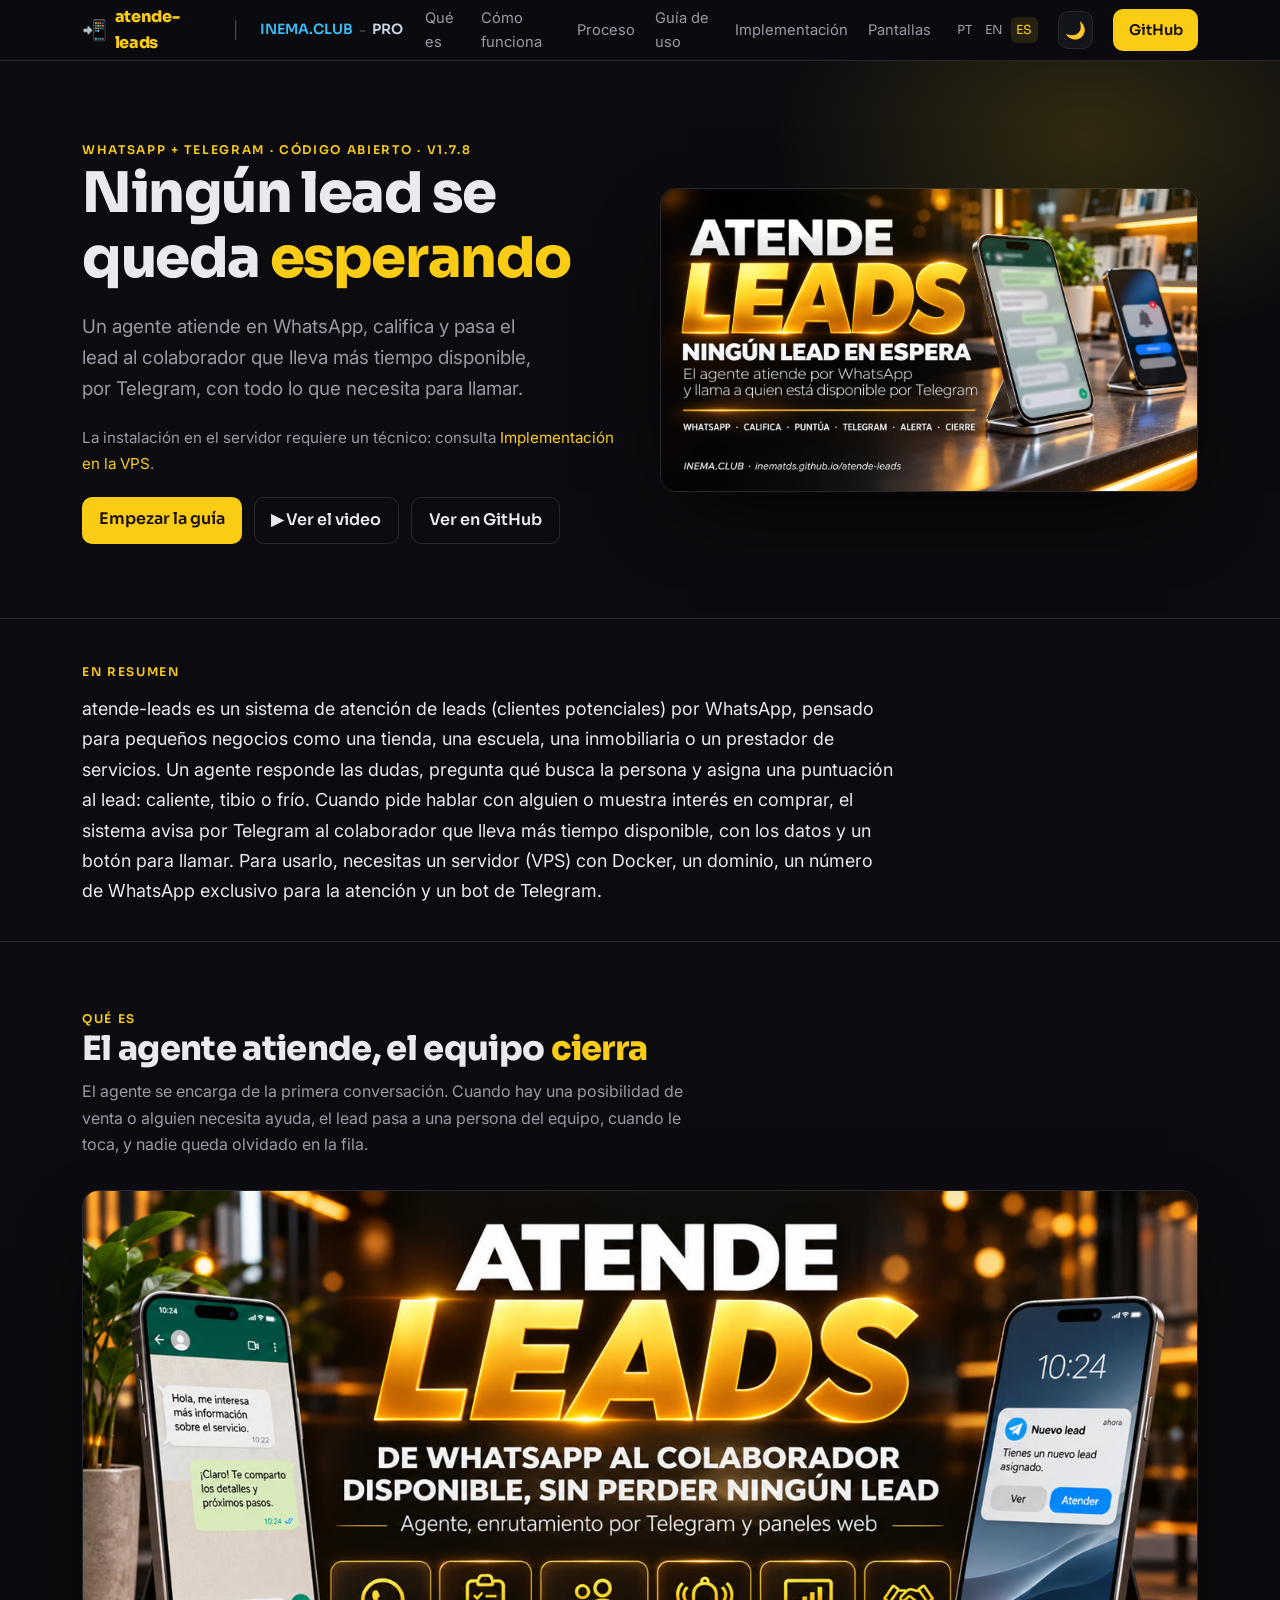
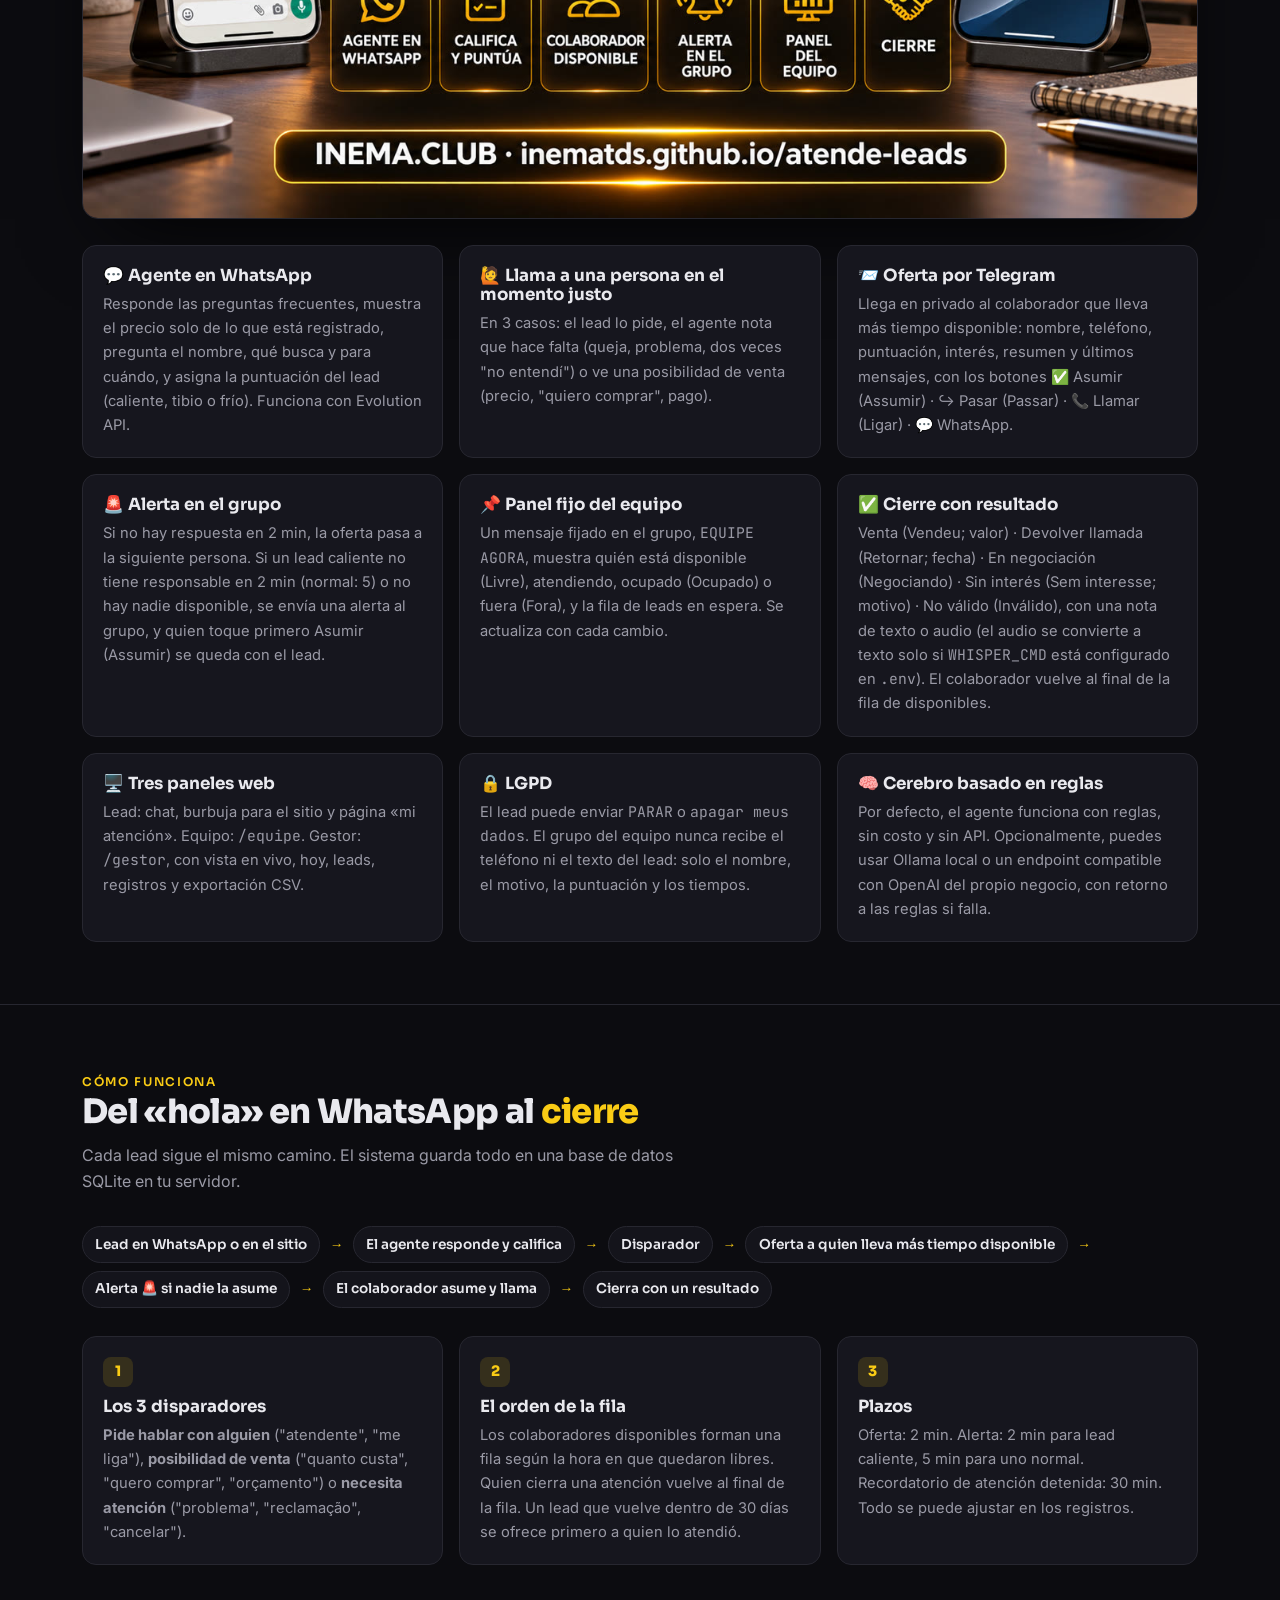
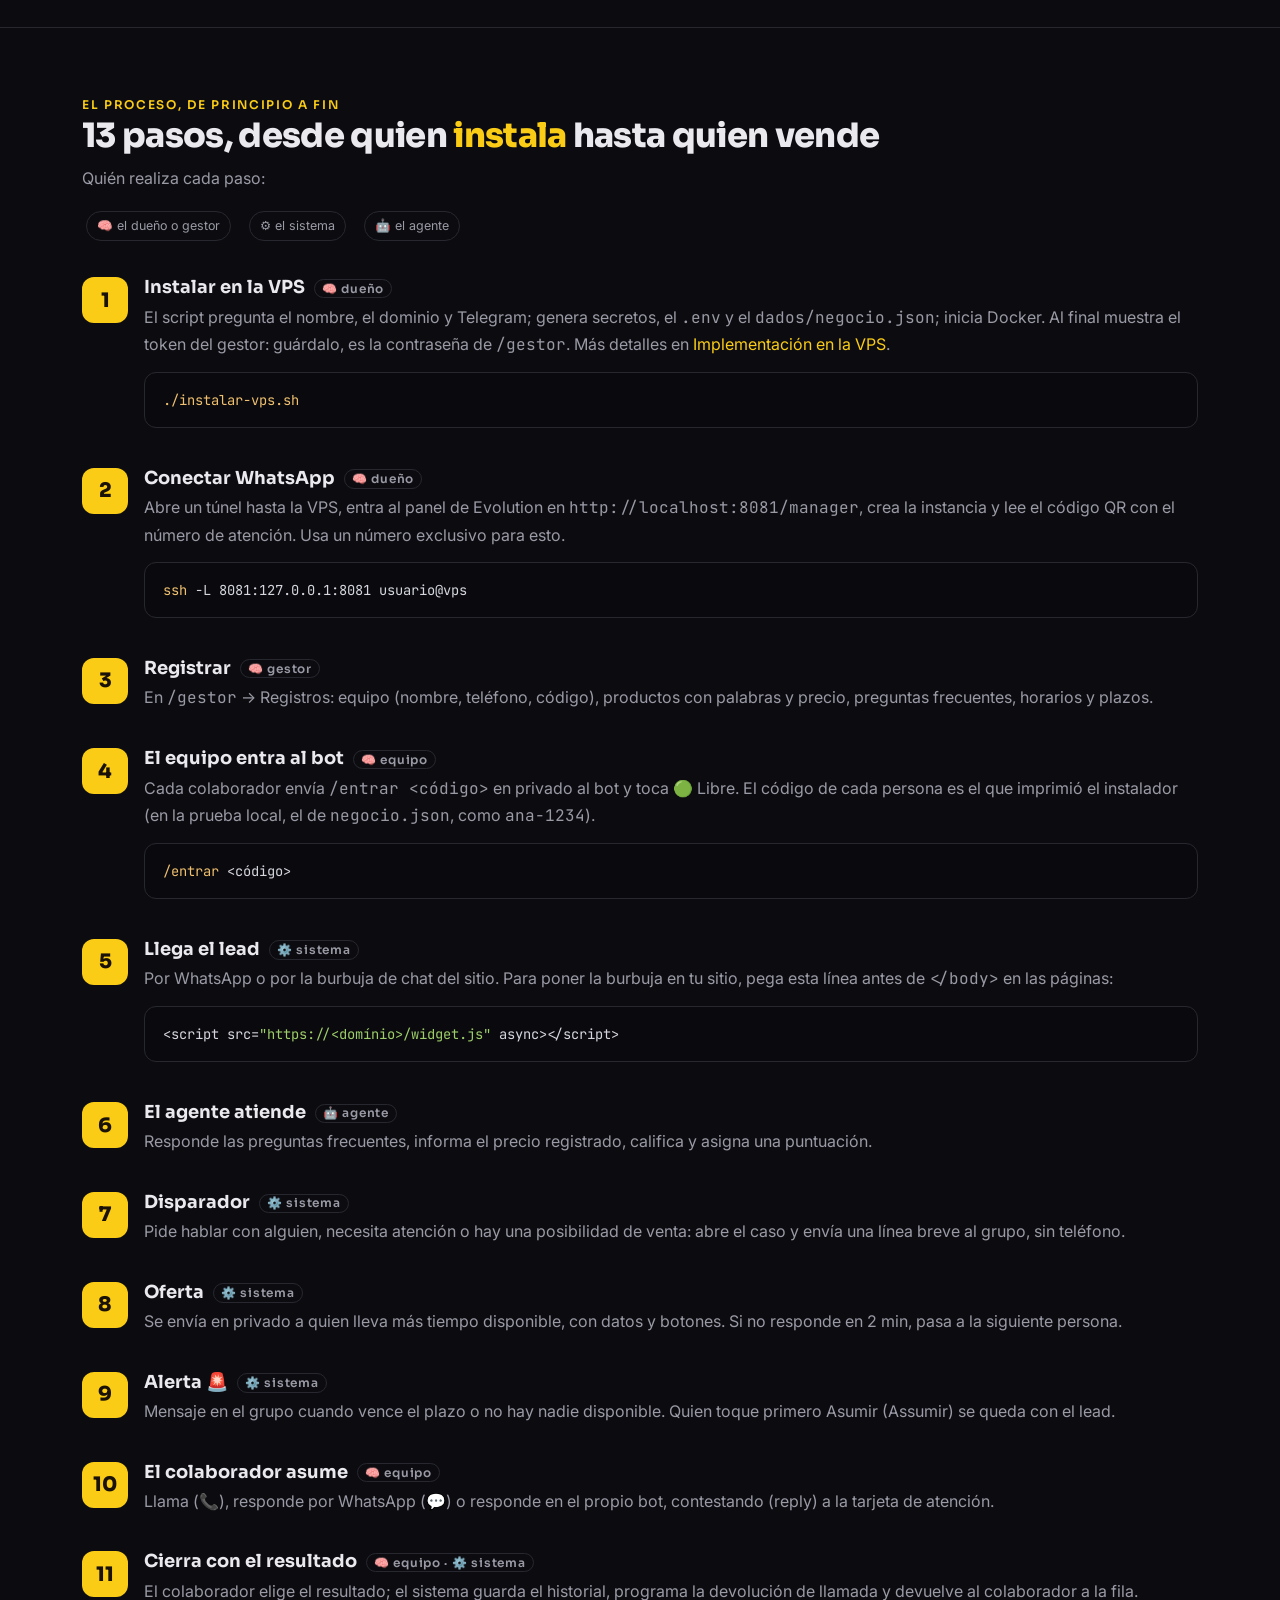
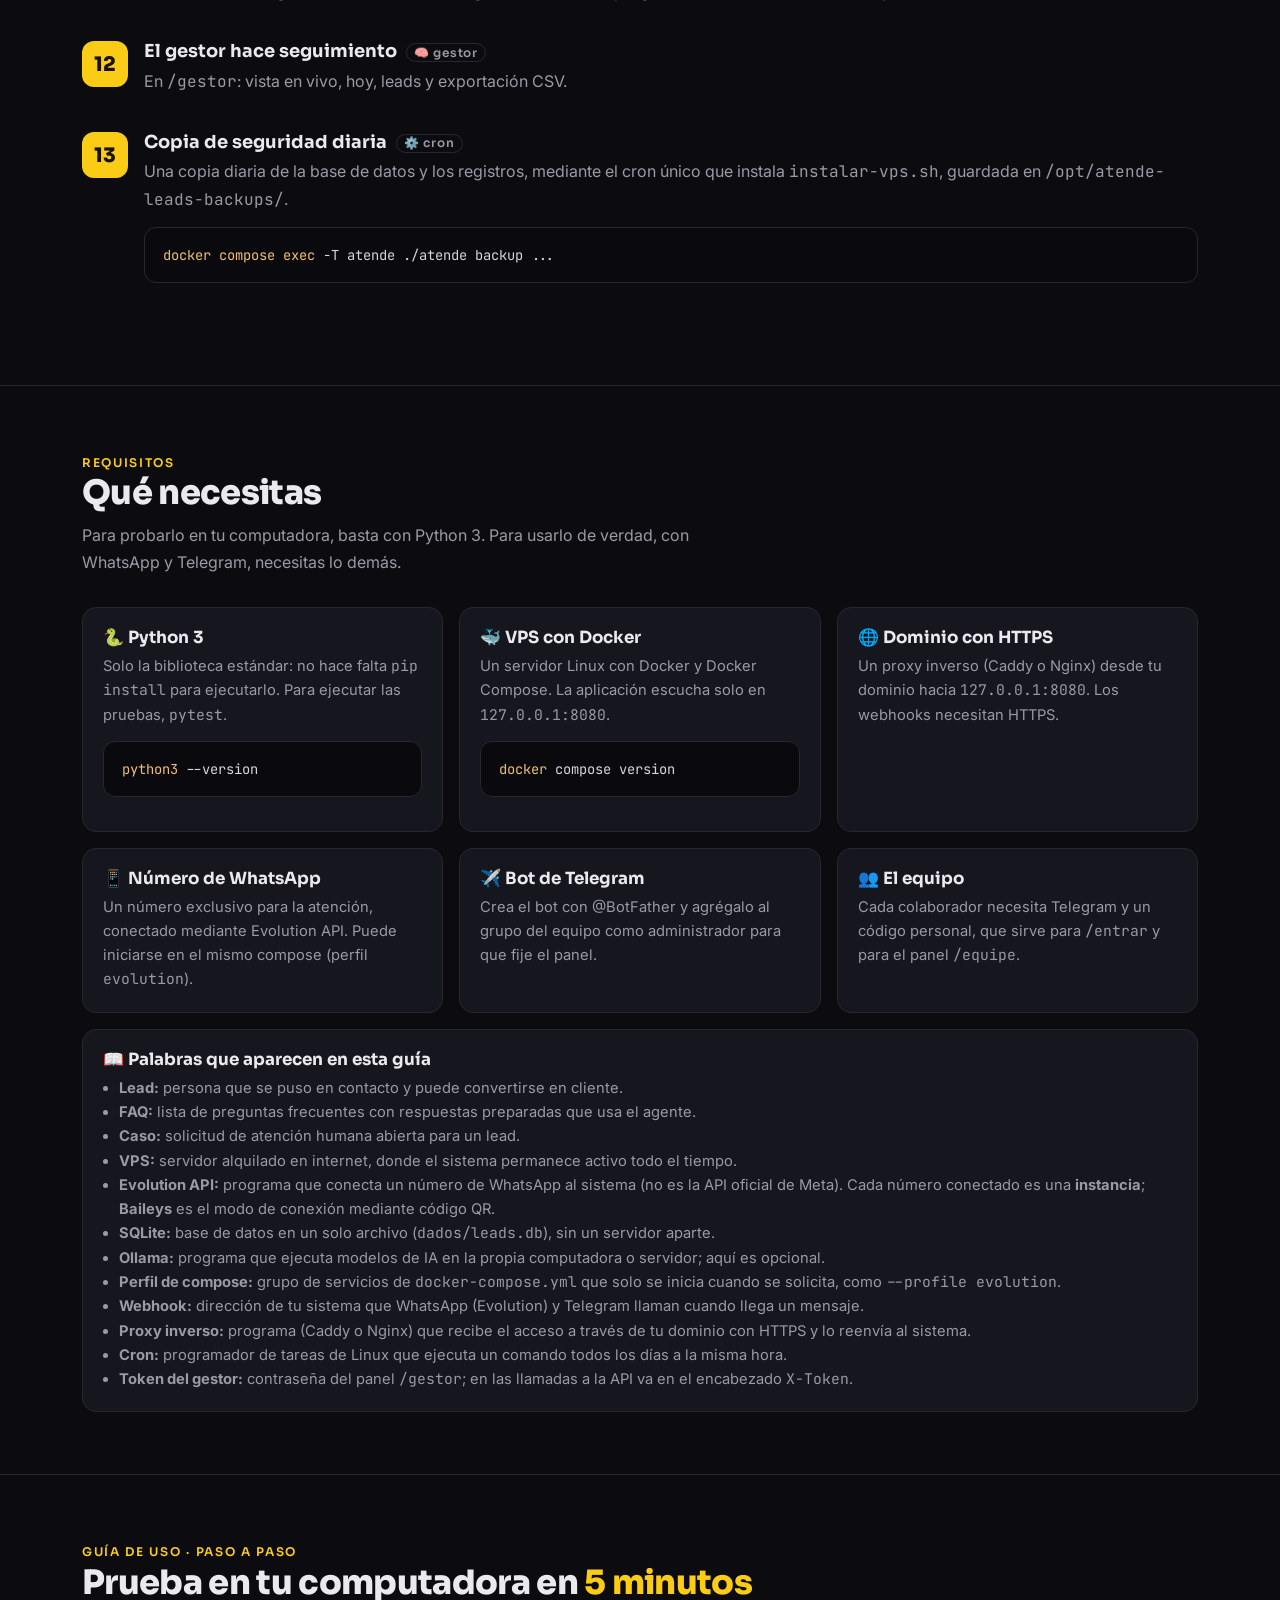
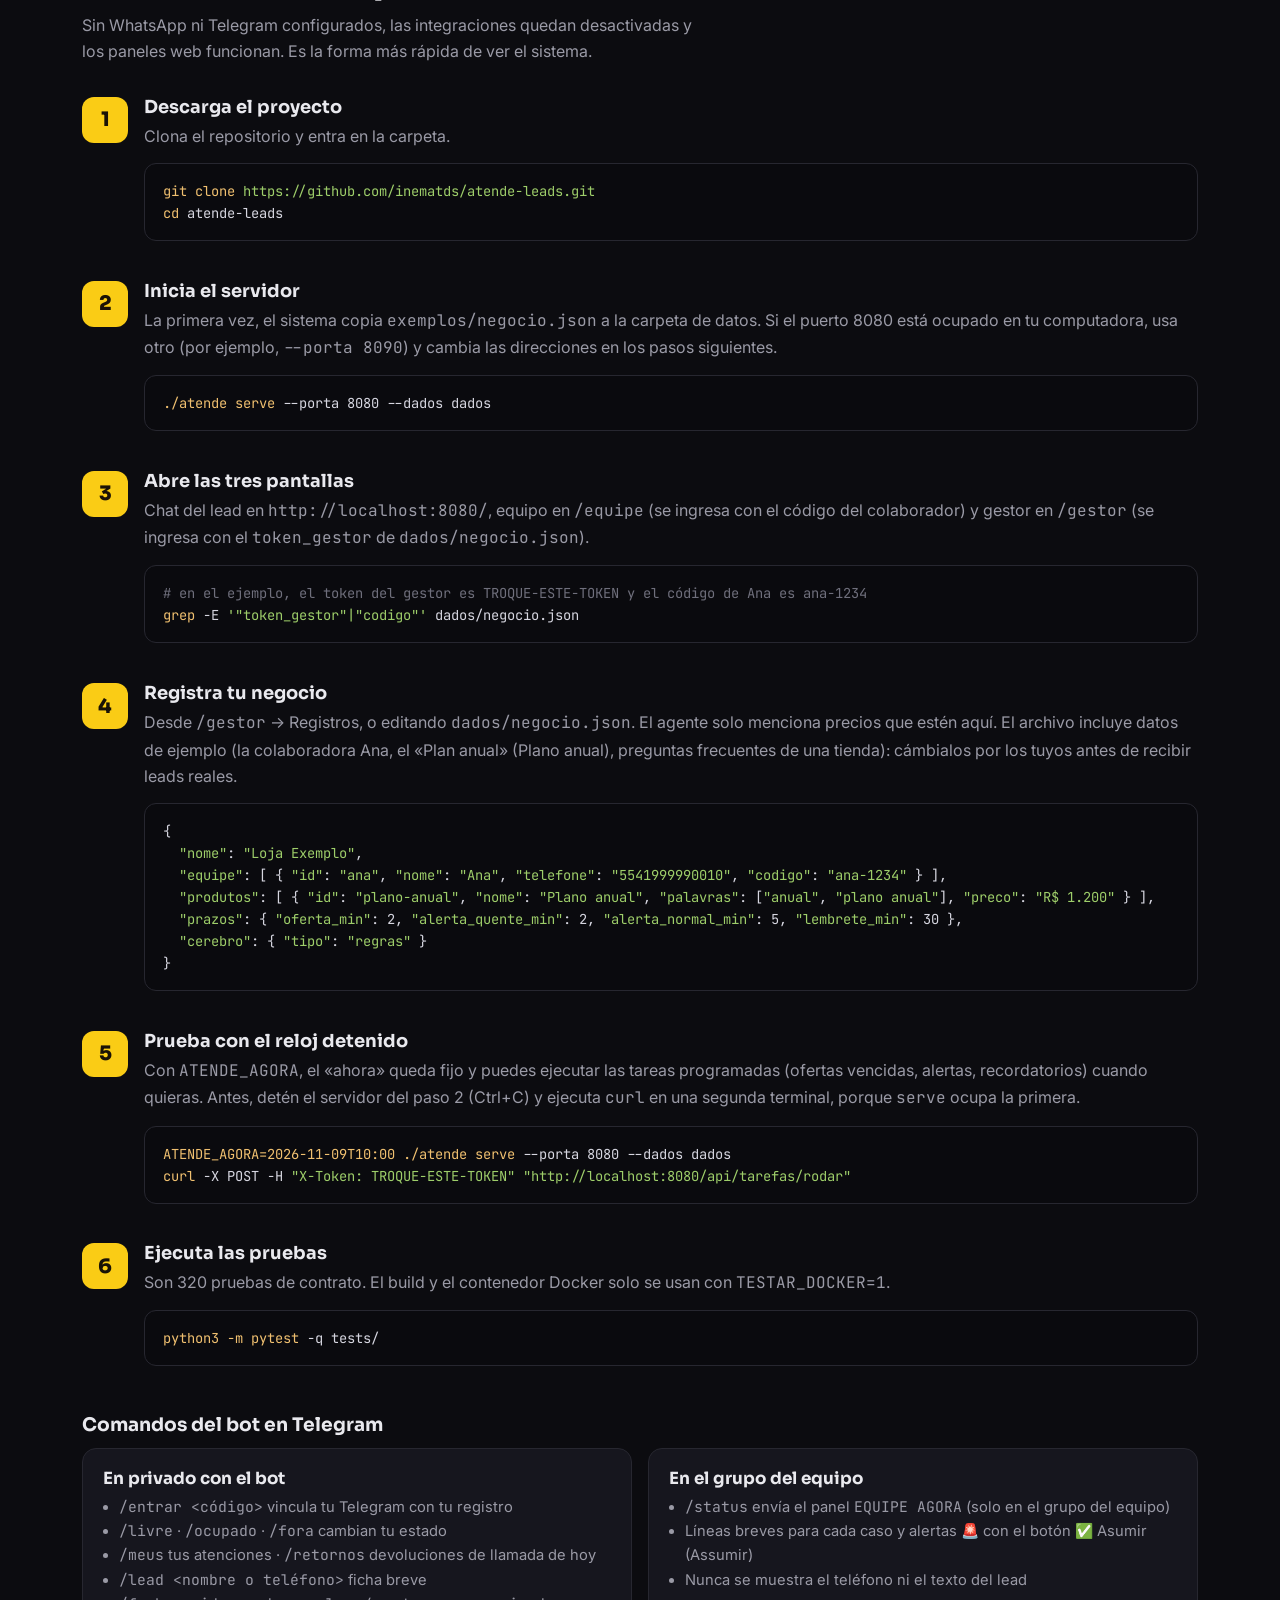
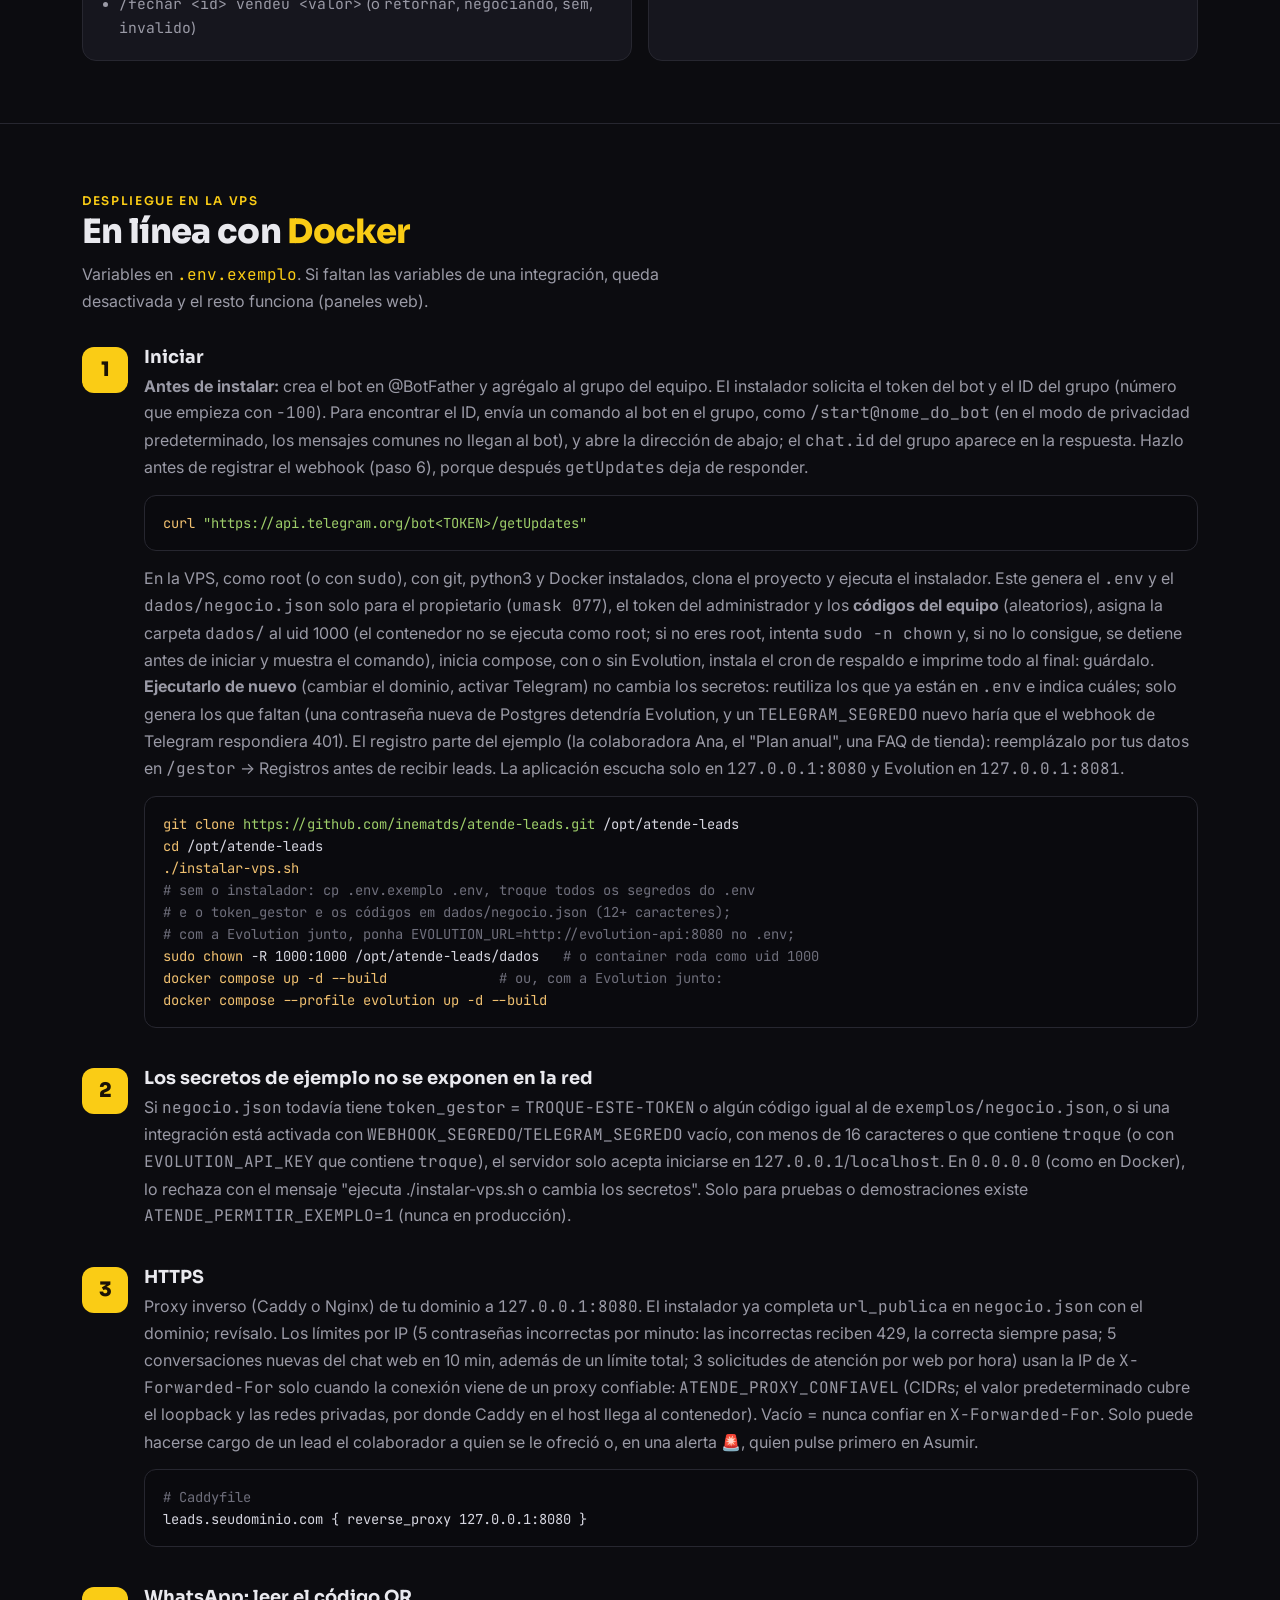
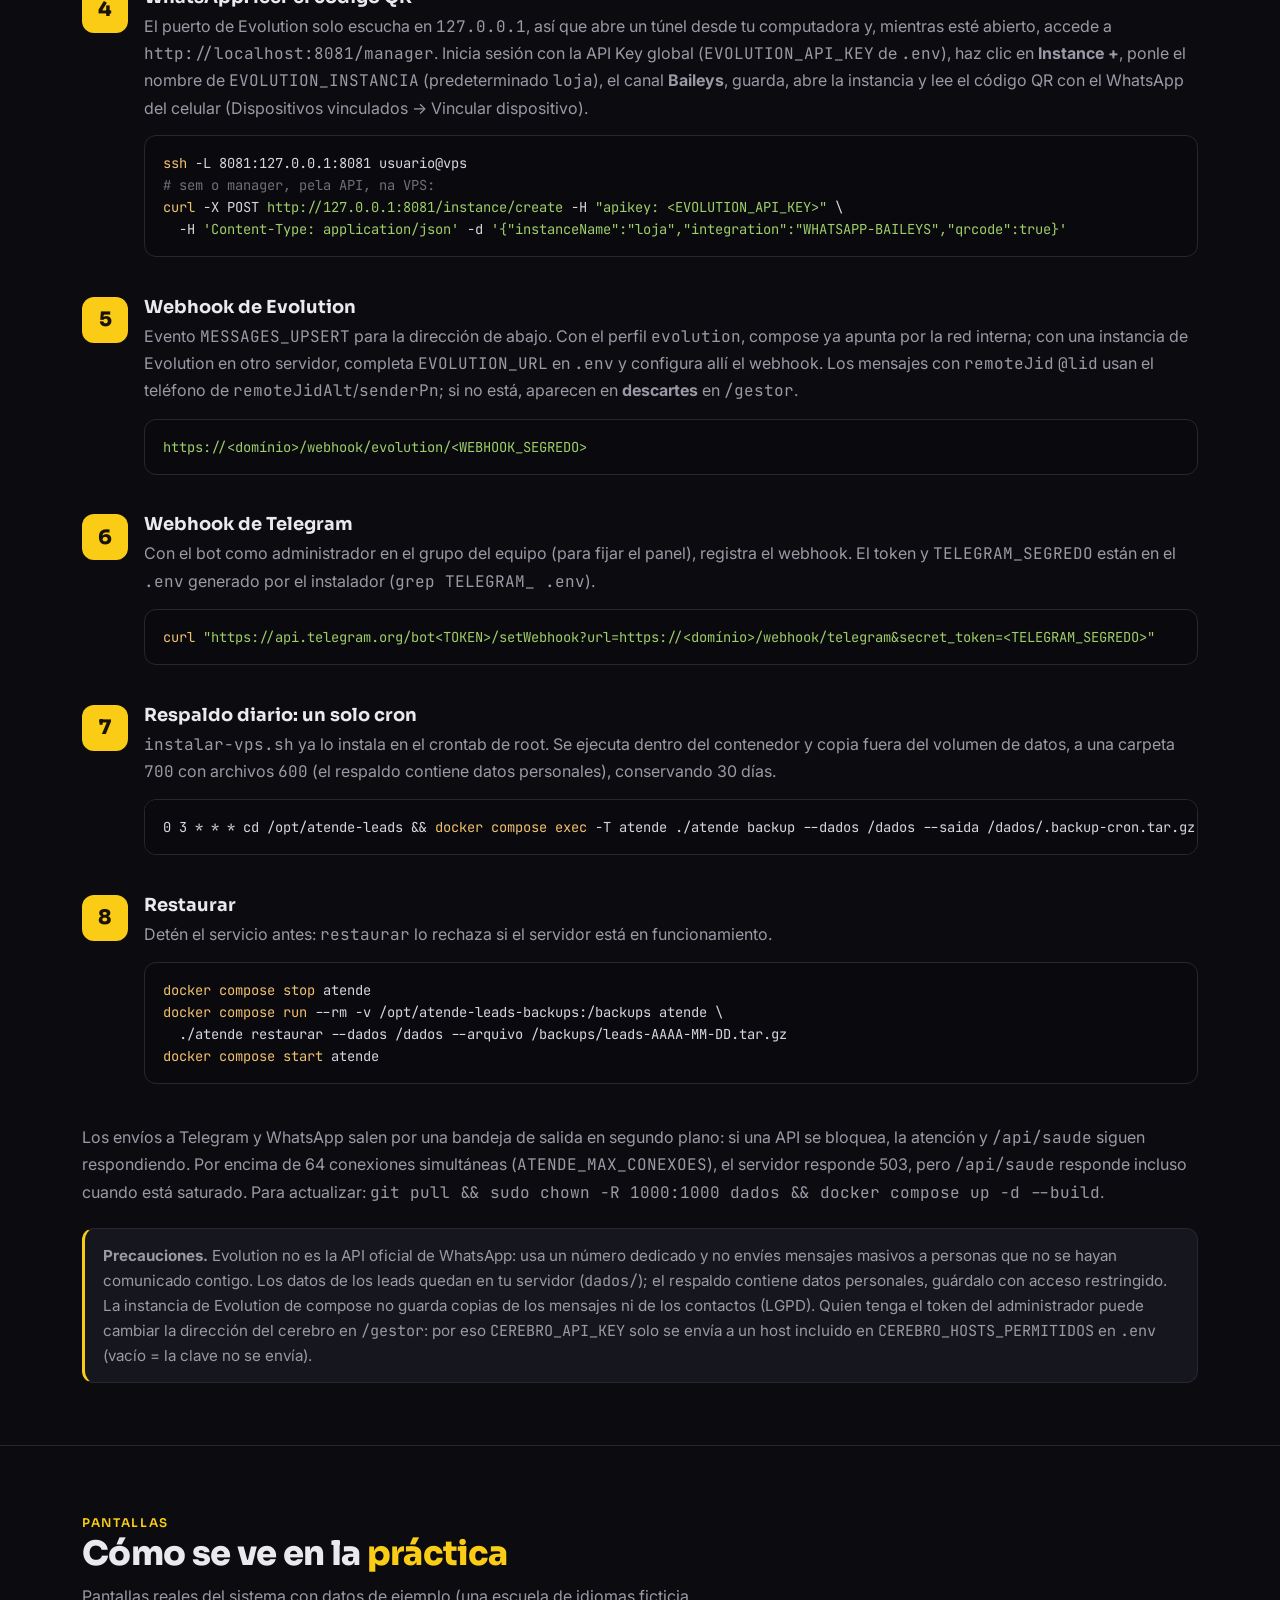
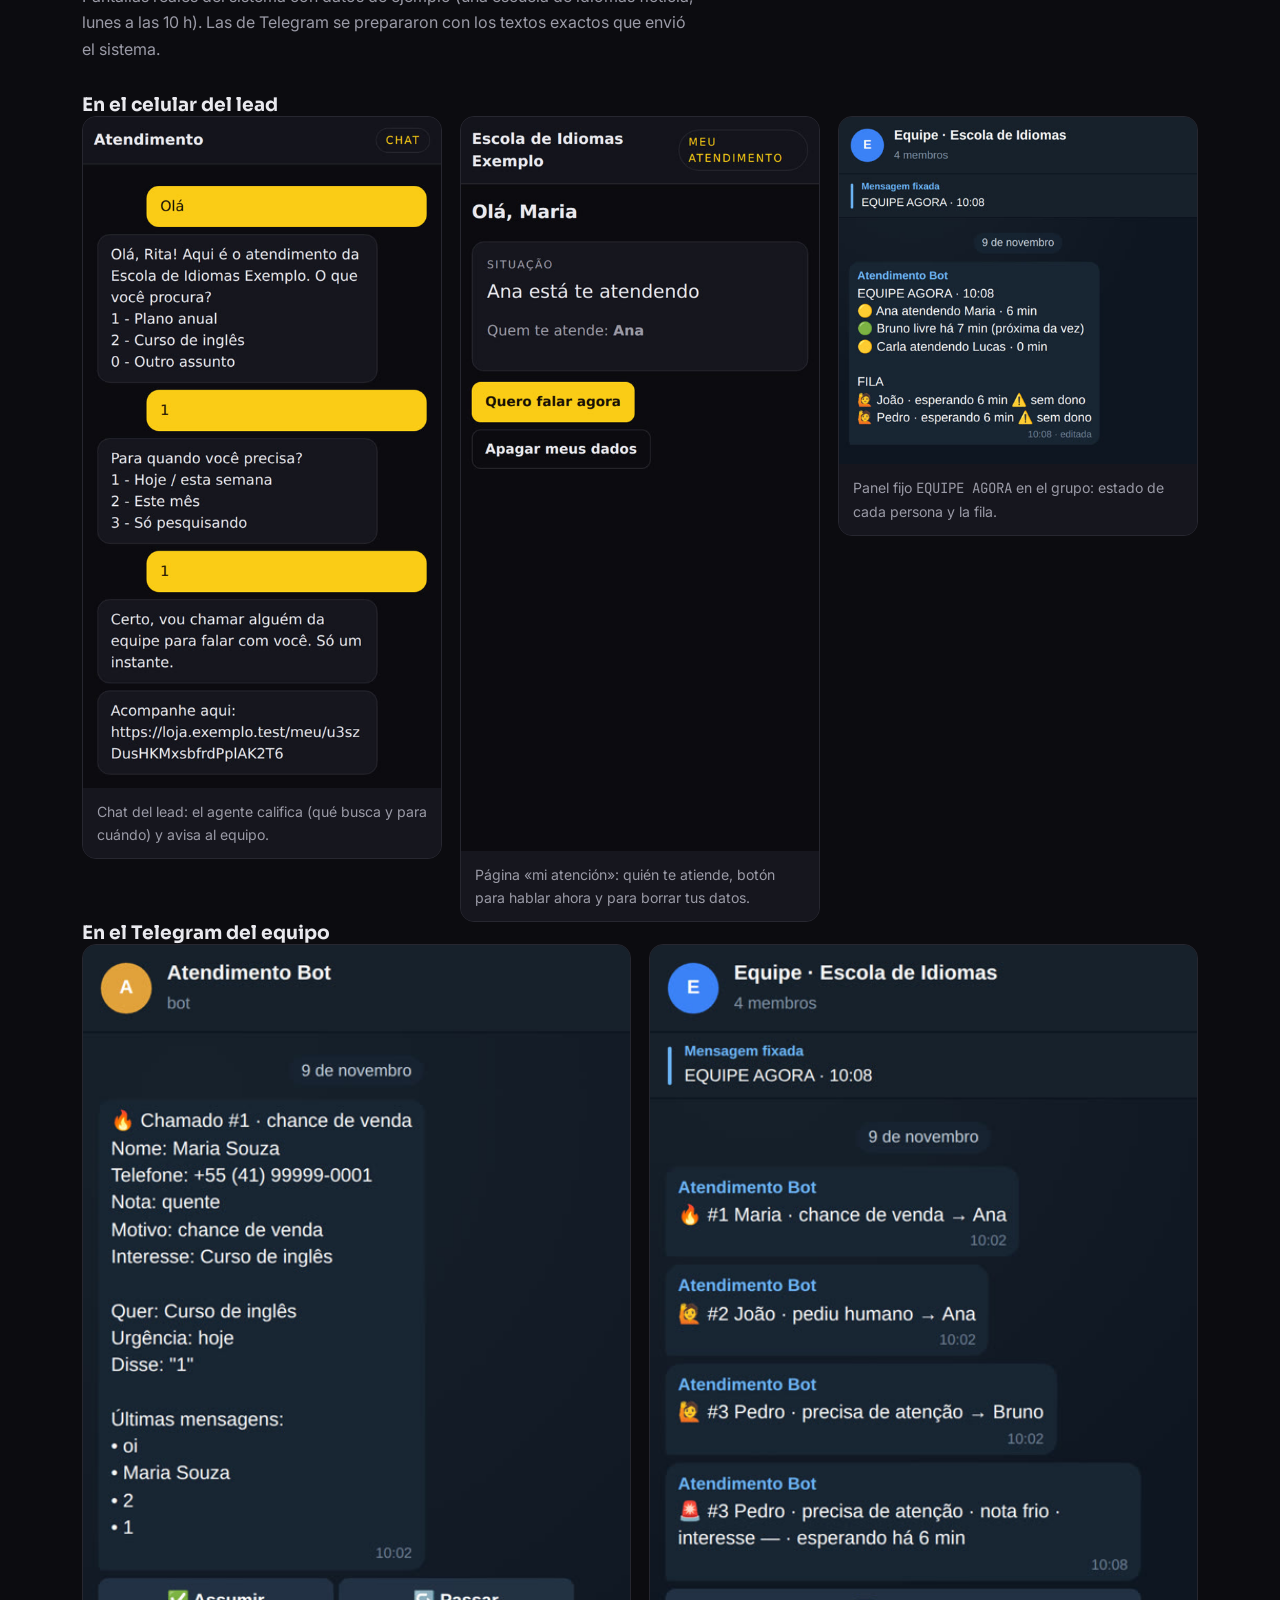
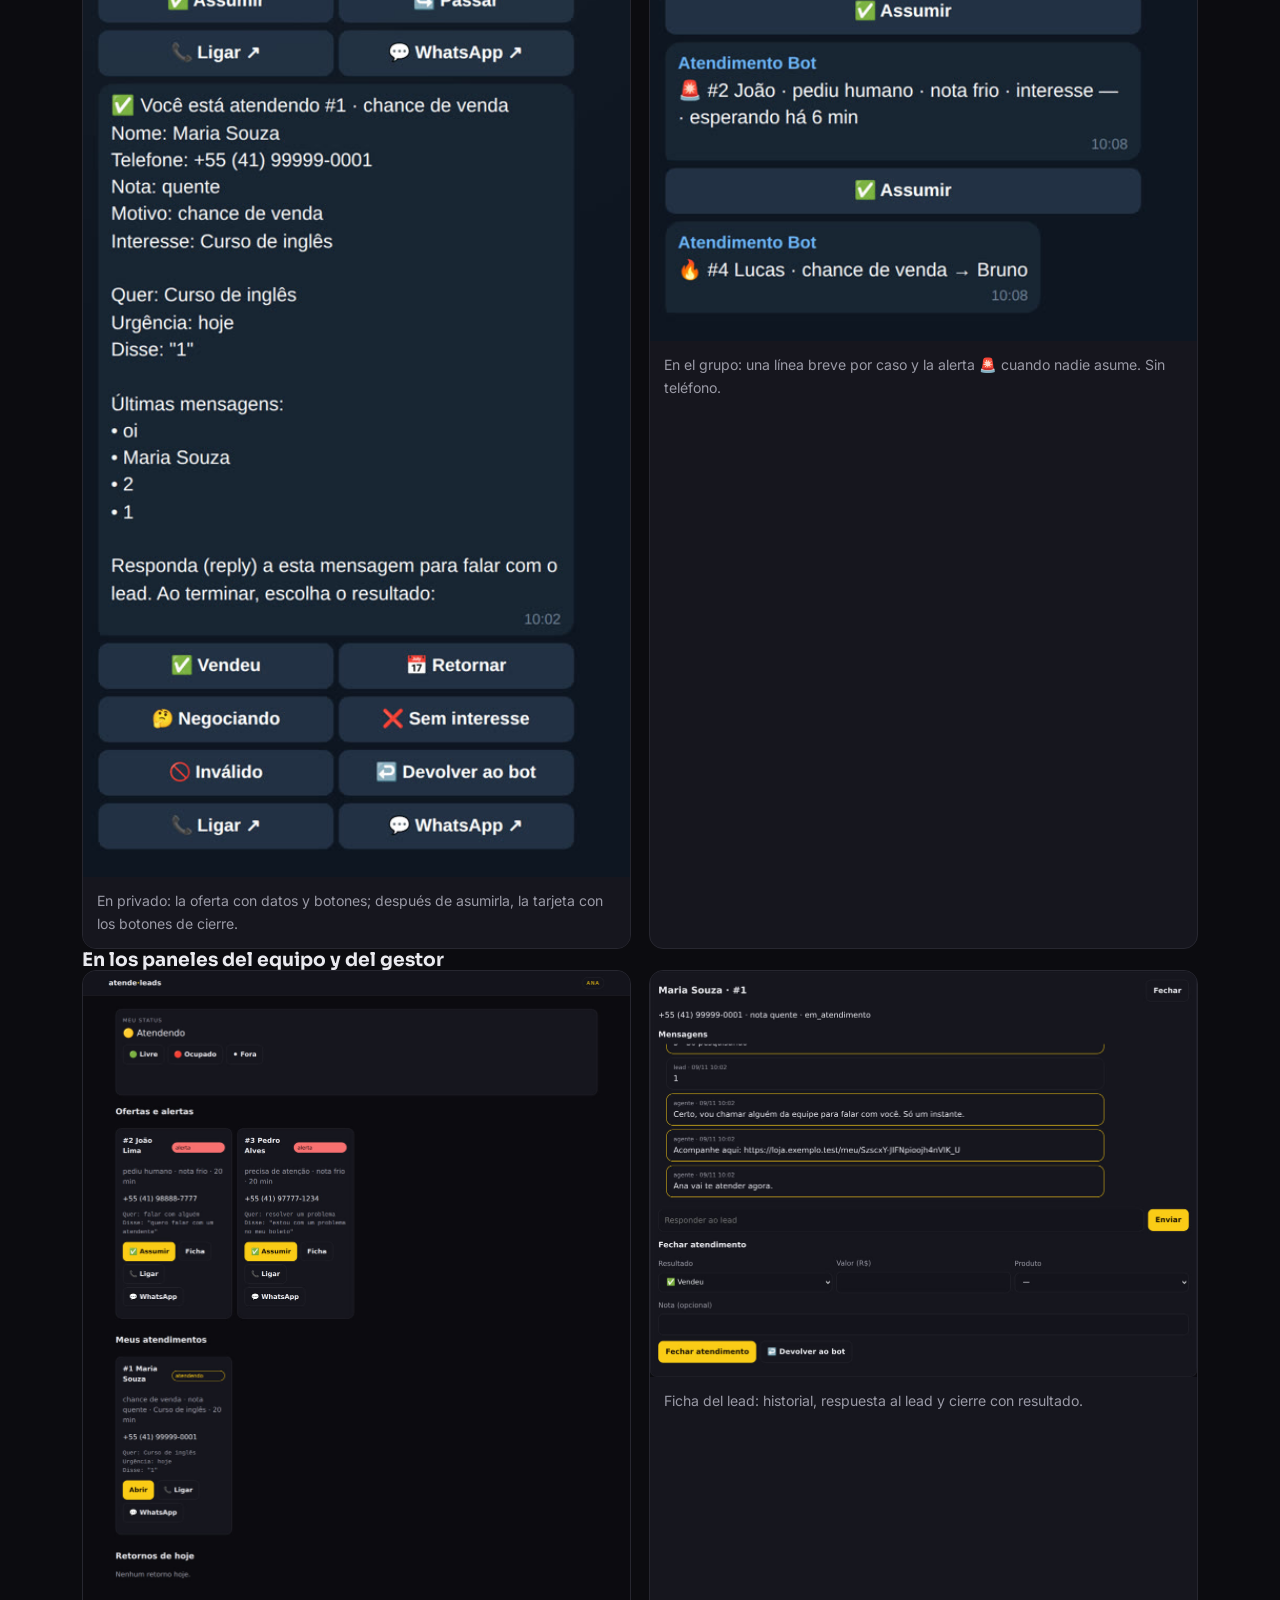
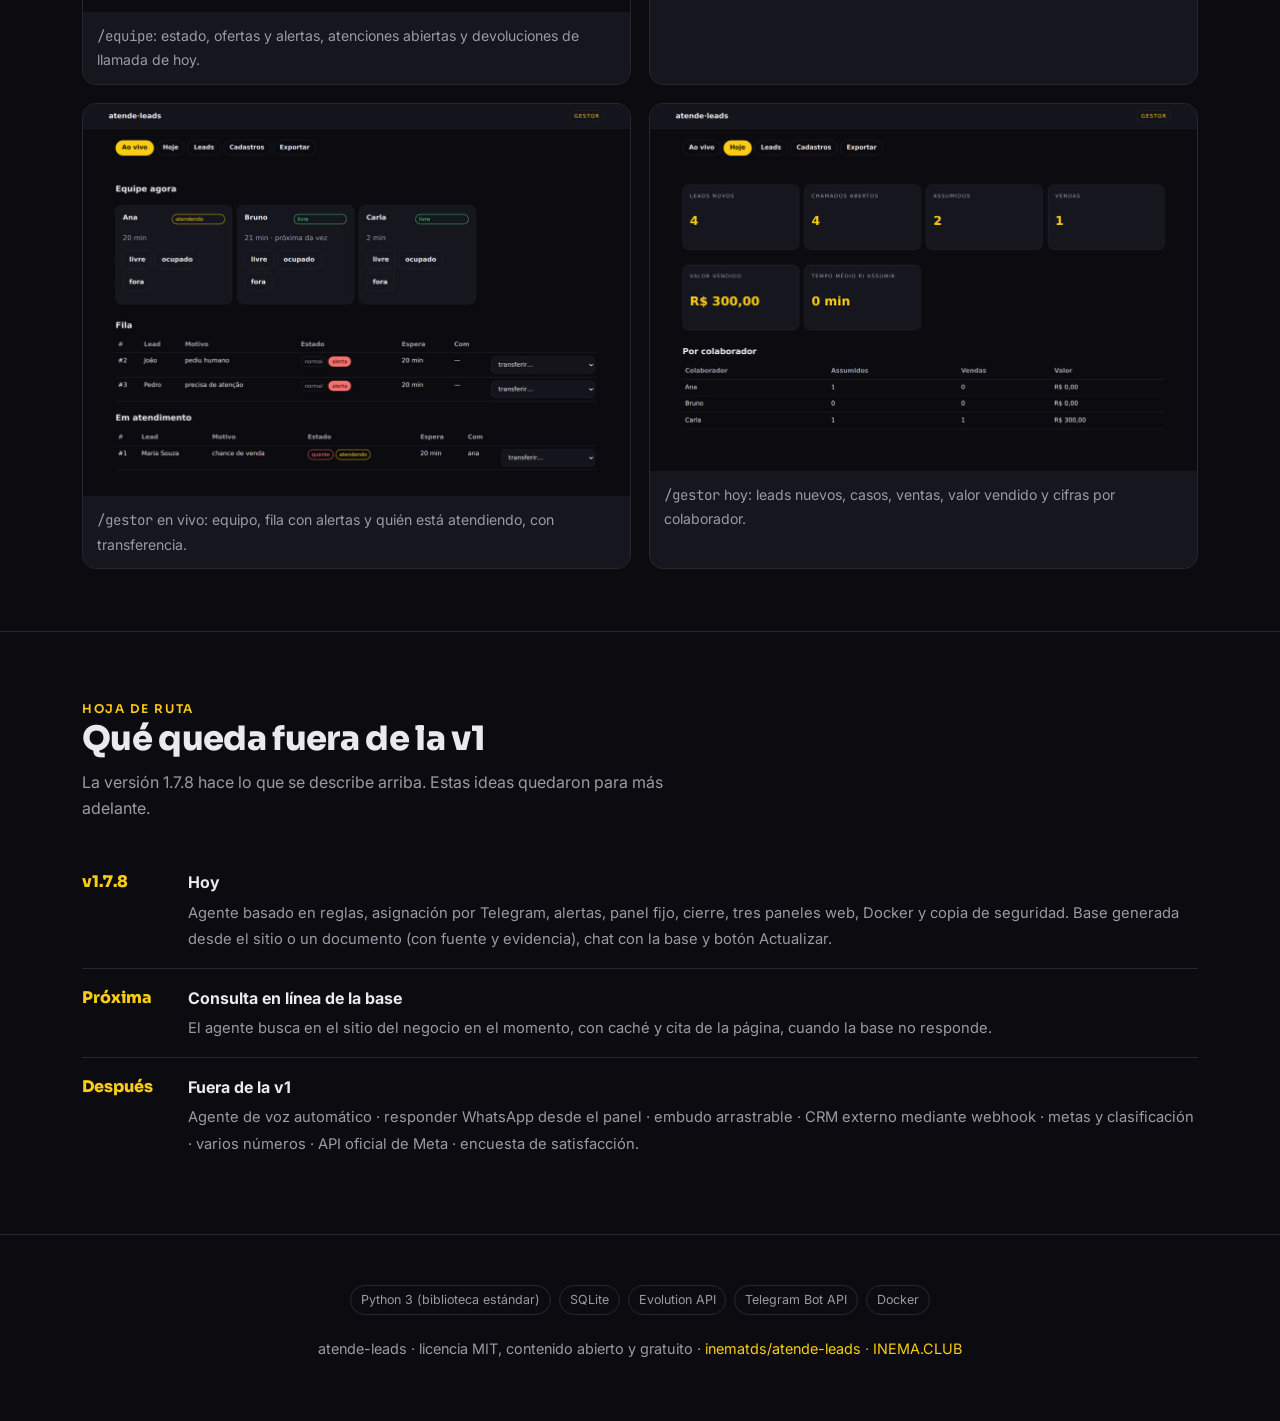
<file: guia/es/index.html>
<!DOCTYPE html>
<html lang="es">
<head>
<meta charset="utf-8">
<meta name="viewport" content="width=device-width, initial-scale=1">
<title>atende-leads — el lead de WhatsApp en manos del colaborador disponible</title>
<meta name="description" content="Agente de leads en WhatsApp que responde, califica, asigna una puntuación y pasa el lead al colaborador disponible desde hace más tiempo por Telegram, con botones para asumir y llamar. Código abierto, Docker para VPS.">
<link rel="alternate" hreflang="pt-BR" href="https://inematds.github.io/atende-leads/guia/">
<link rel="alternate" hreflang="en" href="https://inematds.github.io/atende-leads/guia/en/">
<link rel="alternate" hreflang="es" href="https://inematds.github.io/atende-leads/guia/es/">
<link rel="preconnect" href="https://fonts.googleapis.com">
<link rel="preconnect" href="https://fonts.gstatic.com" crossorigin>
<link href="https://fonts.googleapis.com/css2?family=Sora:wght@400;600;800&family=Inter:wght@400;500;600&family=JetBrains+Mono:wght@400;600&display=swap" rel="stylesheet">
<style>
  :root{
    --bg:#0c0c10; --bg2:#14141b; --card:#16161e; --line:#272730;
    --txt:#e9e9ee; --mut:#9a9aa6; --amb:#FACC15; --amb2:#f0c070; --sky:#38bdf8; --pro:#cbd5e1;
    color-scheme:dark;
  }
  body.light{
    --bg:#f6f7f9; --bg2:#eceef2; --card:#ffffff; --line:#e1e3ea;
    --txt:#1a1a22; --mut:#5b5b68; --amb:#a16207; --amb2:#a16207; --sky:#0369a1; --pro:#b45309;
    color-scheme:light;
  }
  body.light .hero .glow{opacity:.5}
  body.light pre{background:#0e0e14;color:#d6d6e0}
  body.light pre .c{color:#8a8a98}
  body.light pre .k{color:#f0c070}
  body.light .btn{background:#FACC15}
  body.light .step .b{background:#FACC15}
  *{box-sizing:border-box}
  html{scroll-behavior:smooth}
  body{margin:0;background:var(--bg);color:var(--txt);font:16px/1.65 Inter,system-ui,sans-serif;-webkit-font-smoothing:antialiased}
  h1,h2,h3{font-family:Sora,sans-serif;line-height:1.15;margin:0}
  a{color:var(--amb);text-decoration:none}
  code,pre{font-family:"JetBrains Mono",monospace}
  .wrap{max-width:1160px;margin:0 auto;padding:0 22px}
  .mut{color:var(--mut)} .amb{color:var(--amb)}
  .chip{display:inline-block;font-size:.75rem;letter-spacing:.14em;text-transform:uppercase;color:var(--amb);font-weight:600;font-family:Sora}
  nav{position:sticky;top:0;z-index:30;backdrop-filter:blur(12px);background:rgba(12,12,16,.78);border-bottom:1px solid var(--line)}
  body.light nav{background:rgba(246,247,249,.85)}
  nav .wrap{display:flex;align-items:center;gap:22px;height:60px}
  nav .brand{display:flex;align-items:center;gap:8px;font-family:Sora;font-weight:800;letter-spacing:-.02em;color:var(--amb)}
  nav .brand .emoji{font-size:1.25rem}
  nav .sep{color:var(--mut);opacity:.45}
  nav .inema{color:var(--sky);font-weight:600;font-size:.88rem;font-family:Sora}
  nav .inema:hover{filter:brightness(1.15)}
  nav .pro{color:var(--pro);font-weight:600;font-size:.88rem;font-family:Sora}
  nav .pro:hover{filter:brightness(1.15)}
  nav .clubpro{display:inline-flex;align-items:center;gap:6px}
  nav .links{margin-left:auto;display:flex;align-items:center;gap:20px;font-size:.92rem}
  nav .links a.sec{color:var(--mut)} nav .links a.sec:hover{color:var(--txt)}
  .lang{display:inline-flex;gap:2px;font-family:Sora;font-size:.78rem}
  .lang a{color:var(--mut);padding:.2em .45em;border-radius:6px} .lang a.on{color:var(--amb);background:rgba(250,204,21,.12)}
  .tgl{background:var(--bg2);border:1px solid var(--line);color:var(--txt);width:38px;height:38px;border-radius:10px;cursor:pointer;display:inline-flex;align-items:center;justify-content:center;font-size:1.05rem}
  .tgl:hover{border-color:var(--amb)}
  .btn{display:inline-block;background:var(--amb);color:#1a1206;font-weight:600;padding:.6em 1.05em;border-radius:10px;font-family:Sora}
  .btn.ghost{background:transparent;color:var(--txt);border:1px solid var(--line)}
  @media(max-width:900px){nav .links a.sec{display:none}}
  @media(max-width:520px){nav .wrap{gap:8px;padding:8px 14px;height:auto;flex-wrap:wrap} nav .links{gap:8px;margin-left:0;width:100%;justify-content:space-between} nav .btn{padding:.45em .7em;font-size:.82rem} .tgl{width:34px;height:34px}}
  .hero{position:relative;overflow:hidden;border-bottom:1px solid var(--line)}
  .hero .glow{position:absolute;inset:-40% -20% auto auto;width:70%;height:600px;background:radial-gradient(closest-side,rgba(250,204,21,.16),transparent 70%);pointer-events:none}
  .hero .wrap{display:grid;grid-template-columns:1fr 1fr;gap:40px;align-items:center;padding:74px 22px}
  .hero h1{font-size:clamp(2.2rem,5vw,3.5rem);font-weight:800;letter-spacing:-.025em}
  .hero p.lead{font-size:1.18rem;color:var(--mut);margin:1.1em 0 1.6em;max-width:38ch}
  .hero .cta{display:flex;gap:12px;flex-wrap:wrap}
  .hero figure{margin:0;border-radius:16px;overflow:hidden;border:1px solid var(--line);box-shadow:0 30px 80px -30px #000}
  .hero figure img{width:100%;height:auto;display:block}
  .resumo{padding:38px 0 34px;border-bottom:1px solid var(--line)}
  .resumo p{font-size:1.12rem;line-height:1.7;max-width:74ch;margin:.55em 0 0}
  @media(max-width:780px){.hero .wrap{grid-template-columns:1fr;padding:48px 22px}}
  section{padding:62px 0;border-bottom:1px solid var(--line)}
  section h2{font-size:clamp(1.5rem,3.4vw,2.1rem);font-weight:800;letter-spacing:-.02em}
  section .sub{color:var(--mut);margin:.6em 0 2em;max-width:62ch}
  .grid{display:grid;gap:16px}
  .g3{grid-template-columns:repeat(3,1fr)} .g4{grid-template-columns:repeat(4,1fr)} .g2{grid-template-columns:repeat(2,1fr)}
  @media(max-width:820px){.g3,.g4{grid-template-columns:1fr 1fr}}
  @media(max-width:540px){.g2,.g3,.g4{grid-template-columns:1fr}}
  .card{background:var(--card);border:1px solid var(--line);border-radius:14px;padding:20px}
  .card h3{font-size:1.05rem;margin-bottom:.4em}
  .card p{color:var(--mut);font-size:.92rem;margin:0}
  .card ul{color:var(--mut);font-size:.92rem;margin:.4em 0 0;padding-left:1.1em}
  .num{display:inline-flex;width:30px;height:30px;align-items:center;justify-content:center;border-radius:8px;background:rgba(250,204,21,.14);color:var(--amb);font-family:Sora;font-weight:800;font-size:.9rem;margin-bottom:.7em}
  .flow{display:flex;flex-wrap:wrap;gap:8px;align-items:center;margin-top:10px}
  .flow span{background:var(--bg2);border:1px solid var(--line);border-radius:999px;padding:.45em .9em;font-size:.85rem;font-family:Sora;font-weight:600}
  .flow .arr{color:var(--amb);border:none;background:none;padding:0 .1em}
  pre{background:#0a0a0e;border:1px solid var(--line);border-radius:12px;padding:16px 18px;overflow:auto;font-size:.86rem;line-height:1.6;color:#d6d6e0}
  pre .c{color:#6f6f7c} pre .k{color:var(--amb2)} pre .s{color:#9ece6a}
  .step{display:grid;grid-template-columns:46px minmax(0,1fr);gap:16px;margin-bottom:26px}
  .step>div,.card{min-width:0}
  p code,li code,td code{overflow-wrap:anywhere}
  .step .b{width:46px;height:46px;border-radius:12px;background:var(--amb);color:#1a1206;font-family:Sora;font-weight:800;font-size:1.25rem;display:flex;align-items:center;justify-content:center}
  .step h3{font-size:1.12rem;margin-bottom:.3em}
  .step p{color:var(--mut);margin:.2em 0 .7em}
  .who{display:inline-block;font-size:.75rem;font-family:Sora;font-weight:600;letter-spacing:.06em;border:1px solid var(--line);border-radius:999px;padding:.15em .6em;margin-left:.4em;color:var(--mut);vertical-align:middle}
  .legenda{display:flex;flex-wrap:wrap;gap:10px;margin:-1em 0 2em}
  .ex{display:grid;grid-template-columns:1fr 1fr;gap:18px}
  .ex.cel{grid-template-columns:repeat(3,1fr);align-items:start}
  @media(max-width:820px){.ex.cel{grid-template-columns:1fr 1fr}}
  @media(max-width:680px){.ex,.ex.cel{grid-template-columns:1fr}}
  .ex figure{margin:0;border-radius:14px;overflow:hidden;border:1px solid var(--line);background:var(--card)}
  .ex figure img{width:100%;height:auto;display:block}
  .ex figcaption{padding:12px 14px;font-size:.88rem;color:var(--mut);background:var(--card)}
  .ex h3{font-size:1.05rem;margin:28px 0 12px}
  .phase{display:flex;gap:14px;padding:16px 0;border-bottom:1px solid var(--line)}
  .phase:last-child{border:none}
  .phase .tag{flex:0 0 92px;font-family:Sora;font-weight:800;color:var(--amb)}
  .phase .d strong{display:block;margin-bottom:.2em}
  .phase .d span{color:var(--mut);font-size:.92rem}
  .aviso{background:var(--card);border:1px solid var(--line);border-left:3px solid var(--amb);border-radius:12px;padding:14px 18px;color:var(--mut);font-size:.95rem}
  footer{padding:46px 0;text-align:center;color:var(--mut);font-size:.9rem}
  .pill{display:inline-block;border:1px solid var(--line);border-radius:999px;padding:.3em .8em;font-size:.78rem;color:var(--mut);margin:4px}
</style>
</head>
<body>

<nav><div class="wrap">
  <a class="brand" href="#top"><span class="emoji">📲</span> atende-leads</a>
  <span class="sep">|</span>
  <span class="clubpro">
    <a class="inema" href="https://inema.club" target="_blank" rel="noopener">INEMA.CLUB</a>
    <span class="sep">-</span>
    <a class="pro" href="https://inema.pro" target="_blank" rel="noopener">PRO</a>
  </span>
  <div class="links">
    <a class="sec" href="#oque">Qué es</a>
    <a class="sec" href="#fluxo">Cómo funciona</a>
    <a class="sec" href="#processo">Proceso</a>
    <a class="sec" href="#guia">Guía de uso</a>
    <a class="sec" href="#deploy">Implementación</a>
    <a class="sec" href="#exemplos">Pantallas</a>
    <span class="lang"><a href="../">PT</a><a href="../en/">EN</a><a class="on" href="./">ES</a></span>
    <button class="tgl" id="themeToggle" aria-label="Cambiar tema" title="Cambiar tema">🌙</button>
    <a class="btn" href="https://github.com/inematds/atende-leads" target="_blank" rel="noopener">GitHub</a>
  </div>
</div></nav>

<header class="hero" id="top">
  <div class="glow"></div>
  <div class="wrap">
    <div>
      <span class="chip">WhatsApp + Telegram · código abierto · v1.7.8</span>
      <h1>Ningún lead se queda <span class="amb">esperando</span></h1>
      <p class="lead">Un agente atiende en WhatsApp, califica y pasa el lead al colaborador que lleva más tiempo disponible, por Telegram, con todo lo que necesita para llamar.</p>
      <p class="mut" style="margin:-.6em 0 1.4em;font-size:.95rem">La instalación en el servidor requiere un técnico: consulta <a href="#deploy">Implementación en la VPS</a>.</p>
      <div class="cta">
        <a class="btn" href="#guia">Empezar la guía</a>
        <a class="btn ghost" href="../../videos/">▶ Ver el video</a>
        <a class="btn ghost" href="https://github.com/inematds/atende-leads" target="_blank" rel="noopener">Ver en GitHub</a>
      </div>
    </div>
    <figure><img src="../assets/banner-es.jpg" alt="Banner de atende-leads: ningún lead esperando, el agente atiende en WhatsApp y avisa por Telegram a quien está disponible"></figure>
  </div>
</header>

<section id="resumo" class="resumo"><div class="wrap">
  <span class="chip">En resumen</span>
  <p>atende-leads es un sistema de atención de leads (clientes potenciales) por WhatsApp, pensado para pequeños negocios como una tienda, una escuela, una inmobiliaria o un prestador de servicios. Un agente responde las dudas, pregunta qué busca la persona y asigna una puntuación al lead: caliente, tibio o frío. Cuando pide hablar con alguien o muestra interés en comprar, el sistema avisa por Telegram al colaborador que lleva más tiempo disponible, con los datos y un botón para llamar. Para usarlo, necesitas un servidor (VPS) con Docker, un dominio, un número de WhatsApp exclusivo para la atención y un bot de Telegram.</p>
</div></section>

<section id="oque"><div class="wrap">
  <span class="chip">Qué es</span>
  <h2>El agente atiende, el equipo <span class="amb">cierra</span></h2>
  <p class="sub">El agente se encarga de la primera conversación. Cuando hay una posibilidad de venta o alguien necesita ayuda, el lead pasa a una persona del equipo, cuando le toca, y nadie queda olvidado en la fila.</p>
  <figure style="margin:0 0 26px;border-radius:16px;overflow:hidden;border:1px solid var(--line);box-shadow:0 30px 80px -30px #000"><img src="../assets/banner-grade-es.jpg" alt="De WhatsApp al colaborador disponible: agente en WhatsApp, califica y asigna una puntuación, colaborador disponible, alerta en el grupo, panel del equipo, cierre" loading="lazy" style="width:100%;display:block"></figure>
  <div class="grid g3">
    <div class="card"><h3>💬 Agente en WhatsApp</h3><p>Responde las preguntas frecuentes, muestra el precio solo de lo que está registrado, pregunta el nombre, qué busca y para cuándo, y asigna la puntuación del lead (caliente, tibio o frío). Funciona con Evolution API.</p></div>
    <div class="card"><h3>🙋 Llama a una persona en el momento justo</h3><p>En 3 casos: el lead lo pide, el agente nota que hace falta (queja, problema, dos veces "no entendí") o ve una posibilidad de venta (precio, "quiero comprar", pago).</p></div>
    <div class="card"><h3>📨 Oferta por Telegram</h3><p>Llega en privado al colaborador que lleva más tiempo disponible: nombre, teléfono, puntuación, interés, resumen y últimos mensajes, con los botones ✅ Asumir (Assumir) · ↪️ Pasar (Passar) · 📞 Llamar (Ligar) · 💬 WhatsApp.</p></div>
    <div class="card"><h3>🚨 Alerta en el grupo</h3><p>Si no hay respuesta en 2 min, la oferta pasa a la siguiente persona. Si un lead caliente no tiene responsable en 2 min (normal: 5) o no hay nadie disponible, se envía una alerta al grupo, y quien toque primero Asumir (Assumir) se queda con el lead.</p></div>
    <div class="card"><h3>📌 Panel fijo del equipo</h3><p>Un mensaje fijado en el grupo, <code>EQUIPE AGORA</code>, muestra quién está disponible (Livre), atendiendo, ocupado (Ocupado) o fuera (Fora), y la fila de leads en espera. Se actualiza con cada cambio.</p></div>
    <div class="card"><h3>✅ Cierre con resultado</h3><p>Venta (Vendeu; valor) · Devolver llamada (Retornar; fecha) · En negociación (Negociando) · Sin interés (Sem interesse; motivo) · No válido (Inválido), con una nota de texto o audio (el audio se convierte a texto solo si <code>WHISPER_CMD</code> está configurado en <code>.env</code>). El colaborador vuelve al final de la fila de disponibles.</p></div>
  </div>
  <div class="grid g3" style="margin-top:16px">
    <div class="card"><h3>🖥️ Tres paneles web</h3><p>Lead: chat, burbuja para el sitio y página «mi atención». Equipo: <code>/equipe</code>. Gestor: <code>/gestor</code>, con vista en vivo, hoy, leads, registros y exportación CSV.</p></div>
    <div class="card"><h3>🔒 LGPD</h3><p>El lead puede enviar <code>PARAR</code> o <code>apagar meus dados</code>. El grupo del equipo nunca recibe el teléfono ni el texto del lead: solo el nombre, el motivo, la puntuación y los tiempos.</p></div>
    <div class="card"><h3>🧠 Cerebro basado en reglas</h3><p>Por defecto, el agente funciona con reglas, sin costo y sin API. Opcionalmente, puedes usar Ollama local o un endpoint compatible con OpenAI del propio negocio, con retorno a las reglas si falla.</p></div>
  </div>
</div></section>

<section id="fluxo"><div class="wrap">
  <span class="chip">Cómo funciona</span>
  <h2>Del «hola» en WhatsApp al <span class="amb">cierre</span></h2>
  <p class="sub">Cada lead sigue el mismo camino. El sistema guarda todo en una base de datos SQLite en tu servidor.</p>
  <div class="flow">
    <span>Lead en WhatsApp o en el sitio</span><span class="arr">→</span>
    <span>El agente responde y califica</span><span class="arr">→</span>
    <span>Disparador</span><span class="arr">→</span>
    <span>Oferta a quien lleva más tiempo disponible</span><span class="arr">→</span>
    <span>Alerta 🚨 si nadie la asume</span><span class="arr">→</span>
    <span>El colaborador asume y llama</span><span class="arr">→</span>
    <span>Cierra con un resultado</span>
  </div>
  <div class="grid g3" style="margin-top:28px">
    <div class="card"><div class="num">1</div><h3>Los 3 disparadores</h3><p><b>Pide hablar con alguien</b> ("atendente", "me liga"), <b>posibilidad de venta</b> ("quanto custa", "quero comprar", "orçamento") o <b>necesita atención</b> ("problema", "reclamação", "cancelar").</p></div>
    <div class="card"><div class="num">2</div><h3>El orden de la fila</h3><p>Los colaboradores disponibles forman una fila según la hora en que quedaron libres. Quien cierra una atención vuelve al final de la fila. Un lead que vuelve dentro de 30 días se ofrece primero a quien lo atendió.</p></div>
    <div class="card"><div class="num">3</div><h3>Plazos</h3><p>Oferta: 2 min. Alerta: 2 min para lead caliente, 5 min para uno normal. Recordatorio de atención detenida: 30 min. Todo se puede ajustar en los registros.</p></div>
  </div>
</div></section>

<section id="processo"><div class="wrap">
  <span class="chip">El proceso, de principio a fin</span>
  <h2>13 pasos, desde quien <span class="amb">instala</span> hasta quien vende</h2>
  <p class="sub">Quién realiza cada paso:</p>
  <div class="legenda"><span class="pill">🧠 el dueño o gestor</span><span class="pill">⚙️ el sistema</span><span class="pill">🤖 el agente</span></div>

  <div class="step"><div class="b">1</div><div>
    <h3>Instalar en la VPS <span class="who">🧠 dueño</span></h3>
    <p>El script pregunta el nombre, el dominio y Telegram; genera secretos, el <code>.env</code> y el <code>dados/negocio.json</code>; inicia Docker. Al final muestra el token del gestor: guárdalo, es la contraseña de <code>/gestor</code>. Más detalles en <a href="#deploy">Implementación en la VPS</a>.</p>
<pre><span class="k">./instalar-vps.sh</span></pre>
  </div></div>
  <div class="step"><div class="b">2</div><div>
    <h3>Conectar WhatsApp <span class="who">🧠 dueño</span></h3>
    <p>Abre un túnel hasta la VPS, entra al panel de Evolution en <code>http://localhost:8081/manager</code>, crea la instancia y lee el código QR con el número de atención. Usa un número exclusivo para esto.</p>
<pre><span class="k">ssh</span> -L 8081:127.0.0.1:8081 usuario@vps</pre>
  </div></div>
  <div class="step"><div class="b">3</div><div>
    <h3>Registrar <span class="who">🧠 gestor</span></h3>
    <p>En <code>/gestor</code> → Registros: equipo (nombre, teléfono, código), productos con palabras y precio, preguntas frecuentes, horarios y plazos.</p>
  </div></div>
  <div class="step"><div class="b">4</div><div>
    <h3>El equipo entra al bot <span class="who">🧠 equipo</span></h3>
    <p>Cada colaborador envía <code>/entrar &lt;código&gt;</code> en privado al bot y toca 🟢 Libre. El código de cada persona es el que imprimió el instalador (en la prueba local, el de <code>negocio.json</code>, como <code>ana-1234</code>).</p>
<pre><span class="k">/entrar</span> &lt;código&gt;</pre>
  </div></div>
  <div class="step"><div class="b">5</div><div>
    <h3>Llega el lead <span class="who">⚙️ sistema</span></h3>
    <p>Por WhatsApp o por la burbuja de chat del sitio. Para poner la burbuja en tu sitio, pega esta línea antes de <code>&lt;/body&gt;</code> en las páginas:</p>
<pre>&lt;script src=<span class="s">"https://&lt;domínio&gt;/widget.js"</span> async&gt;&lt;/script&gt;</pre>
  </div></div>
  <div class="step"><div class="b">6</div><div>
    <h3>El agente atiende <span class="who">🤖 agente</span></h3>
    <p>Responde las preguntas frecuentes, informa el precio registrado, califica y asigna una puntuación.</p>
  </div></div>
  <div class="step"><div class="b">7</div><div>
    <h3>Disparador <span class="who">⚙️ sistema</span></h3>
    <p>Pide hablar con alguien, necesita atención o hay una posibilidad de venta: abre el caso y envía una línea breve al grupo, sin teléfono.</p>
  </div></div>
  <div class="step"><div class="b">8</div><div>
    <h3>Oferta <span class="who">⚙️ sistema</span></h3>
    <p>Se envía en privado a quien lleva más tiempo disponible, con datos y botones. Si no responde en 2 min, pasa a la siguiente persona.</p>
  </div></div>
  <div class="step"><div class="b">9</div><div>
    <h3>Alerta 🚨 <span class="who">⚙️ sistema</span></h3>
    <p>Mensaje en el grupo cuando vence el plazo o no hay nadie disponible. Quien toque primero Asumir (Assumir) se queda con el lead.</p>
  </div></div>
  <div class="step"><div class="b">10</div><div>
    <h3>El colaborador asume <span class="who">🧠 equipo</span></h3>
    <p>Llama (📞), responde por WhatsApp (💬) o responde en el propio bot, contestando (reply) a la tarjeta de atención.</p>
  </div></div>
  <div class="step"><div class="b">11</div><div>
    <h3>Cierra con el resultado <span class="who">🧠 equipo · ⚙️ sistema</span></h3>
    <p>El colaborador elige el resultado; el sistema guarda el historial, programa la devolución de llamada y devuelve al colaborador a la fila.</p>
  </div></div>
  <div class="step"><div class="b">12</div><div>
    <h3>El gestor hace seguimiento <span class="who">🧠 gestor</span></h3>
    <p>En <code>/gestor</code>: vista en vivo, hoy, leads y exportación CSV.</p>
  </div></div>
  <div class="step"><div class="b">13</div><div>
    <h3>Copia de seguridad diaria <span class="who">⚙️ cron</span></h3>
    <p>Una copia diaria de la base de datos y los registros, mediante el cron único que instala <code>instalar-vps.sh</code>, guardada en <code>/opt/atende-leads-backups/</code>.</p>
<pre><span class="k">docker compose exec</span> -T atende ./atende backup ...</pre>
  </div></div>
</div></section>

<section id="pre"><div class="wrap">
  <span class="chip">Requisitos</span>
  <h2>Qué necesitas</h2>
  <p class="sub">Para probarlo en tu computadora, basta con Python 3. Para usarlo de verdad, con WhatsApp y Telegram, necesitas lo demás.</p>
  <div class="grid g3">
    <div class="card"><h3>🐍 Python 3</h3><p>Solo la biblioteca estándar: no hace falta <code>pip install</code> para ejecutarlo. Para ejecutar las pruebas, <code>pytest</code>.</p><pre><span class="k">python3</span> --version</pre></div>
    <div class="card"><h3>🐳 VPS con Docker</h3><p>Un servidor Linux con Docker y Docker Compose. La aplicación escucha solo en <code>127.0.0.1:8080</code>.</p><pre><span class="k">docker</span> compose version</pre></div>
    <div class="card"><h3>🌐 Dominio con HTTPS</h3><p>Un proxy inverso (Caddy o Nginx) desde tu dominio hacia <code>127.0.0.1:8080</code>. Los webhooks necesitan HTTPS.</p></div>
    <div class="card"><h3>📱 Número de WhatsApp</h3><p>Un número exclusivo para la atención, conectado mediante Evolution API. Puede iniciarse en el mismo compose (perfil <code>evolution</code>).</p></div>
    <div class="card"><h3>✈️ Bot de Telegram</h3><p>Crea el bot con @BotFather y agrégalo al grupo del equipo como administrador para que fije el panel.</p></div>
    <div class="card"><h3>👥 El equipo</h3><p>Cada colaborador necesita Telegram y un código personal, que sirve para <code>/entrar</code> y para el panel <code>/equipe</code>.</p></div>
  </div>
  <div class="card" style="margin-top:16px"><h3>📖 Palabras que aparecen en esta guía</h3><ul>
    <li><b>Lead:</b> persona que se puso en contacto y puede convertirse en cliente.</li>
    <li><b>FAQ:</b> lista de preguntas frecuentes con respuestas preparadas que usa el agente.</li>
    <li><b>Caso:</b> solicitud de atención humana abierta para un lead.</li>
    <li><b>VPS:</b> servidor alquilado en internet, donde el sistema permanece activo todo el tiempo.</li>
    <li><b>Evolution API:</b> programa que conecta un número de WhatsApp al sistema (no es la API oficial de Meta). Cada número conectado es una <b>instancia</b>; <b>Baileys</b> es el modo de conexión mediante código QR.</li>
    <li><b>SQLite:</b> base de datos en un solo archivo (<code>dados/leads.db</code>), sin un servidor aparte.</li>
    <li><b>Ollama:</b> programa que ejecuta modelos de IA en la propia computadora o servidor; aquí es opcional.</li>
    <li><b>Perfil de compose:</b> grupo de servicios de <code>docker-compose.yml</code> que solo se inicia cuando se solicita, como <code>--profile evolution</code>.</li>
    <li><b>Webhook:</b> dirección de tu sistema que WhatsApp (Evolution) y Telegram llaman cuando llega un mensaje.</li>
    <li><b>Proxy inverso:</b> programa (Caddy o Nginx) que recibe el acceso a través de tu dominio con HTTPS y lo reenvía al sistema.</li>
    <li><b>Cron:</b> programador de tareas de Linux que ejecuta un comando todos los días a la misma hora.</li>
    <li><b>Token del gestor:</b> contraseña del panel <code>/gestor</code>; en las llamadas a la API va en el encabezado <code>X-Token</code>.</li>
  </ul></div>
</div></section>

<section id="guia"><div class="wrap">
  <span class="chip">Guía de uso · paso a paso</span>
  <h2>Prueba en tu computadora en <span class="amb">5 minutos</span></h2>
  <p class="sub">Sin WhatsApp ni Telegram configurados, las integraciones quedan desactivadas y los paneles web funcionan. Es la forma más rápida de ver el sistema.</p>

  <div class="step"><div class="b">1</div><div>
    <h3>Descarga el proyecto</h3>
    <p>Clona el repositorio y entra en la carpeta.</p>
<pre><span class="k">git clone</span> <span class="s">https://github.com/inematds/atende-leads.git</span>
<span class="k">cd</span> atende-leads</pre>
  </div></div>
  <div class="step"><div class="b">2</div><div>
    <h3>Inicia el servidor</h3>
    <p>La primera vez, el sistema copia <code>exemplos/negocio.json</code> a la carpeta de datos. Si el puerto 8080 está ocupado en tu computadora, usa otro (por ejemplo, <code>--porta 8090</code>) y cambia las direcciones en los pasos siguientes.</p>
<pre><span class="k">./atende serve</span> --porta 8080 --dados dados</pre>
  </div></div>
  <div class="step"><div class="b">3</div><div>
    <h3>Abre las tres pantallas</h3>
    <p>Chat del lead en <code>http://localhost:8080/</code>, equipo en <code>/equipe</code> (se ingresa con el código del colaborador) y gestor en <code>/gestor</code> (se ingresa con el <code>token_gestor</code> de <code>dados/negocio.json</code>).</p>
<pre><span class="c"># en el ejemplo, el token del gestor es TROQUE-ESTE-TOKEN y el código de Ana es ana-1234</span>
<span class="k">grep</span> -E <span class="s">'"token_gestor"|"codigo"'</span> dados/negocio.json</pre>
  </div></div>
  <div class="step"><div class="b">4</div><div>
    <h3>Registra tu negocio</h3>
    <p>Desde <code>/gestor</code> → Registros, o editando <code>dados/negocio.json</code>. El agente solo menciona precios que estén aquí. El archivo incluye datos de ejemplo (la colaboradora Ana, el «Plan anual» (Plano anual), preguntas frecuentes de una tienda): cámbialos por los tuyos antes de recibir leads reales.</p>
<pre>{
  <span class="s">"nome"</span>: <span class="s">"Loja Exemplo"</span>,
  <span class="s">"equipe"</span>: [ { <span class="s">"id"</span>: <span class="s">"ana"</span>, <span class="s">"nome"</span>: <span class="s">"Ana"</span>, <span class="s">"telefone"</span>: <span class="s">"5541999990010"</span>, <span class="s">"codigo"</span>: <span class="s">"ana-1234"</span> } ],
  <span class="s">"produtos"</span>: [ { <span class="s">"id"</span>: <span class="s">"plano-anual"</span>, <span class="s">"nome"</span>: <span class="s">"Plano anual"</span>, <span class="s">"palavras"</span>: [<span class="s">"anual"</span>, <span class="s">"plano anual"</span>], <span class="s">"preco"</span>: <span class="s">"R$ 1.200"</span> } ],
  <span class="s">"prazos"</span>: { <span class="s">"oferta_min"</span>: 2, <span class="s">"alerta_quente_min"</span>: 2, <span class="s">"alerta_normal_min"</span>: 5, <span class="s">"lembrete_min"</span>: 30 },
  <span class="s">"cerebro"</span>: { <span class="s">"tipo"</span>: <span class="s">"regras"</span> }
}</pre>
  </div></div>
  <div class="step"><div class="b">5</div><div>
    <h3>Prueba con el reloj detenido</h3>
    <p>Con <code>ATENDE_AGORA</code>, el «ahora» queda fijo y puedes ejecutar las tareas programadas (ofertas vencidas, alertas, recordatorios) cuando quieras. Antes, detén el servidor del paso 2 (Ctrl+C) y ejecuta <code>curl</code> en una segunda terminal, porque <code>serve</code> ocupa la primera.</p>
<pre><span class="k">ATENDE_AGORA=2026-11-09T10:00 ./atende serve</span> --porta 8080 --dados dados
<span class="k">curl</span> -X POST -H <span class="s">"X-Token: TROQUE-ESTE-TOKEN"</span> <span class="s">"http://localhost:8080/api/tarefas/rodar"</span></pre>
  </div></div>
  <div class="step"><div class="b">6</div><div>
    <h3>Ejecuta las pruebas</h3>
    <p>Son 320 pruebas de contrato. El build y el contenedor Docker solo se usan con <code>TESTAR_DOCKER=1</code>.</p>
<pre><span class="k">python3 -m pytest</span> -q tests/</pre>
  </div></div>

  <h3 style="margin:34px 0 12px">Comandos del bot en Telegram</h3>
  <div class="grid g2">
    <div class="card"><h3>En privado con el bot</h3><ul>
      <li><code>/entrar &lt;código&gt;</code> vincula tu Telegram con tu registro</li>
      <li><code>/livre</code> · <code>/ocupado</code> · <code>/fora</code> cambian tu estado</li>
      <li><code>/meus</code> tus atenciones · <code>/retornos</code> devoluciones de llamada de hoy</li>
      <li><code>/lead &lt;nombre o teléfono&gt;</code> ficha breve</li>
      <li><code>/fechar &lt;id&gt; vendeu &lt;valor&gt;</code> (o <code>retornar</code>, <code>negociando</code>, <code>sem</code>, <code>invalido</code>)</li>
    </ul></div>
    <div class="card"><h3>En el grupo del equipo</h3><ul>
      <li><code>/status</code> envía el panel <code>EQUIPE AGORA</code> (solo en el grupo del equipo)</li>
      <li>Líneas breves para cada caso y alertas 🚨 con el botón ✅ Asumir (Assumir)</li>
      <li>Nunca se muestra el teléfono ni el texto del lead</li>
    </ul></div>
  </div>
</div></section>

<section id="deploy"><div class="wrap">
  <span class="chip">Despliegue en la VPS</span>
  <h2>En línea con <span class="amb">Docker</span></h2>
  <p class="sub">Variables en <a href="https://github.com/inematds/atende-leads/blob/main/.env.exemplo" target="_blank" rel="noopener"><code>.env.exemplo</code></a>. Si faltan las variables de una integración, queda desactivada y el resto funciona (paneles web).</p>

  <div class="step"><div class="b">1</div><div>
    <h3>Iniciar</h3>
    <p><b>Antes de instalar:</b> crea el bot en @BotFather y agrégalo al grupo del equipo. El instalador solicita el token del bot y el ID del grupo (número que empieza con <code>-100</code>). Para encontrar el ID, envía un comando al bot en el grupo, como <code>/start@nome_do_bot</code> (en el modo de privacidad predeterminado, los mensajes comunes no llegan al bot), y abre la dirección de abajo; el <code>chat.id</code> del grupo aparece en la respuesta. Hazlo antes de registrar el webhook (paso 6), porque después <code>getUpdates</code> deja de responder.</p>
<pre><span class="k">curl</span> <span class="s">"https://api.telegram.org/bot&lt;TOKEN&gt;/getUpdates"</span></pre>
    <p>En la VPS, como root (o con <code>sudo</code>), con git, python3 y Docker instalados, clona el proyecto y ejecuta el instalador. Este genera el <code>.env</code> y el <code>dados/negocio.json</code> solo para el propietario (<code>umask 077</code>), el token del administrador y los <b>códigos del equipo</b> (aleatorios), asigna la carpeta <code>dados/</code> al uid 1000 (el contenedor no se ejecuta como root; si no eres root, intenta <code>sudo -n chown</code> y, si no lo consigue, se detiene antes de iniciar y muestra el comando), inicia compose, con o sin Evolution, instala el cron de respaldo e imprime todo al final: guárdalo. <b>Ejecutarlo de nuevo</b> (cambiar el dominio, activar Telegram) no cambia los secretos: reutiliza los que ya están en <code>.env</code> e indica cuáles; solo genera los que faltan (una contraseña nueva de Postgres detendría Evolution, y un <code>TELEGRAM_SEGREDO</code> nuevo haría que el webhook de Telegram respondiera 401). El registro parte del ejemplo (la colaboradora Ana, el "Plan anual", una FAQ de tienda): reemplázalo por tus datos en <code>/gestor</code> → Registros antes de recibir leads. La aplicación escucha solo en <code>127.0.0.1:8080</code> y Evolution en <code>127.0.0.1:8081</code>.</p>
<pre><span class="k">git clone</span> <span class="s">https://github.com/inematds/atende-leads.git</span> /opt/atende-leads
<span class="k">cd</span> /opt/atende-leads
<span class="k">./instalar-vps.sh</span>
<span class="c"># sem o instalador: cp .env.exemplo .env, troque todos os segredos do .env</span>
<span class="c"># e o token_gestor e os códigos em dados/negocio.json (12+ caracteres);</span>
<span class="c"># com a Evolution junto, ponha EVOLUTION_URL=http://evolution-api:8080 no .env;</span>
<span class="k">sudo chown</span> -R 1000:1000 /opt/atende-leads/dados   <span class="c"># o container roda como uid 1000</span>
<span class="k">docker compose up -d --build</span>              <span class="c"># ou, com a Evolution junto:</span>
<span class="k">docker compose --profile evolution up -d --build</span></pre>
  </div></div>
  <div class="step"><div class="b">2</div><div>
    <h3>Los secretos de ejemplo no se exponen en la red</h3>
    <p>Si <code>negocio.json</code> todavía tiene <code>token_gestor</code> = <code>TROQUE-ESTE-TOKEN</code> o algún código igual al de <code>exemplos/negocio.json</code>, o si una integración está activada con <code>WEBHOOK_SEGREDO</code>/<code>TELEGRAM_SEGREDO</code> vacío, con menos de 16 caracteres o que contiene <code>troque</code> (o con <code>EVOLUTION_API_KEY</code> que contiene <code>troque</code>), el servidor solo acepta iniciarse en <code>127.0.0.1</code>/<code>localhost</code>. En <code>0.0.0.0</code> (como en Docker), lo rechaza con el mensaje "ejecuta ./instalar-vps.sh o cambia los secretos". Solo para pruebas o demostraciones existe <code>ATENDE_PERMITIR_EXEMPLO=1</code> (nunca en producción).</p>
  </div></div>
  <div class="step"><div class="b">3</div><div>
    <h3>HTTPS</h3>
    <p>Proxy inverso (Caddy o Nginx) de tu dominio a <code>127.0.0.1:8080</code>. El instalador ya completa <code>url_publica</code> en <code>negocio.json</code> con el dominio; revísalo. Los límites por IP (5 contraseñas incorrectas por minuto: las incorrectas reciben 429, la correcta siempre pasa; 5 conversaciones nuevas del chat web en 10 min, además de un límite total; 3 solicitudes de atención por web por hora) usan la IP de <code>X-Forwarded-For</code> solo cuando la conexión viene de un proxy confiable: <code>ATENDE_PROXY_CONFIAVEL</code> (CIDRs; el valor predeterminado cubre el loopback y las redes privadas, por donde Caddy en el host llega al contenedor). Vacío = nunca confiar en <code>X-Forwarded-For</code>. Solo puede hacerse cargo de un lead el colaborador a quien se le ofreció o, en una alerta 🚨, quien pulse primero en Asumir.</p>
<pre><span class="c"># Caddyfile</span>
leads.seudominio.com { reverse_proxy 127.0.0.1:8080 }</pre>
  </div></div>
  <div class="step"><div class="b">4</div><div>
    <h3>WhatsApp: leer el código QR</h3>
    <p>El puerto de Evolution solo escucha en <code>127.0.0.1</code>, así que abre un túnel desde tu computadora y, mientras esté abierto, accede a <code>http://localhost:8081/manager</code>. Inicia sesión con la API Key global (<code>EVOLUTION_API_KEY</code> de <code>.env</code>), haz clic en <b>Instance +</b>, ponle el nombre de <code>EVOLUTION_INSTANCIA</code> (predeterminado <code>loja</code>), el canal <b>Baileys</b>, guarda, abre la instancia y lee el código QR con el WhatsApp del celular (Dispositivos vinculados → Vincular dispositivo).</p>
<pre><span class="k">ssh</span> -L 8081:127.0.0.1:8081 usuario@vps
<span class="c"># sem o manager, pela API, na VPS:</span>
<span class="k">curl</span> -X POST <span class="s">http://127.0.0.1:8081/instance/create</span> -H <span class="s">"apikey: &lt;EVOLUTION_API_KEY&gt;"</span> \
  -H <span class="s">'Content-Type: application/json'</span> -d <span class="s">'{"instanceName":"loja","integration":"WHATSAPP-BAILEYS","qrcode":true}'</span></pre>
  </div></div>
  <div class="step"><div class="b">5</div><div>
    <h3>Webhook de Evolution</h3>
    <p>Evento <code>MESSAGES_UPSERT</code> para la dirección de abajo. Con el perfil <code>evolution</code>, compose ya apunta por la red interna; con una instancia de Evolution en otro servidor, completa <code>EVOLUTION_URL</code> en <code>.env</code> y configura allí el webhook. Los mensajes con <code>remoteJid</code> <code>@lid</code> usan el teléfono de <code>remoteJidAlt</code>/<code>senderPn</code>; si no está, aparecen en <b>descartes</b> en <code>/gestor</code>.</p>
<pre><span class="s">https://&lt;domínio&gt;/webhook/evolution/&lt;WEBHOOK_SEGREDO&gt;</span></pre>
  </div></div>
  <div class="step"><div class="b">6</div><div>
    <h3>Webhook de Telegram</h3>
    <p>Con el bot como administrador en el grupo del equipo (para fijar el panel), registra el webhook. El token y <code>TELEGRAM_SEGREDO</code> están en el <code>.env</code> generado por el instalador (<code>grep TELEGRAM_ .env</code>).</p>
<pre><span class="k">curl</span> <span class="s">"https://api.telegram.org/bot&lt;TOKEN&gt;/setWebhook?url=https://&lt;domínio&gt;/webhook/telegram&amp;secret_token=&lt;TELEGRAM_SEGREDO&gt;"</span></pre>
  </div></div>
  <div class="step"><div class="b">7</div><div>
    <h3>Respaldo diario: un solo cron</h3>
    <p><code>instalar-vps.sh</code> ya lo instala en el crontab de root. Se ejecuta dentro del contenedor y copia fuera del volumen de datos, a una carpeta <code>700</code> con archivos <code>600</code> (el respaldo contiene datos personales), conservando 30 días.</p>
<pre>0 3 * * * cd /opt/atende-leads &amp;&amp; <span class="k">docker compose exec</span> -T atende ./atende backup --dados /dados --saida /dados/.backup-cron.tar.gz &amp;&amp; install -d -m 700 /opt/atende-leads-backups &amp;&amp; f=/opt/atende-leads-backups/leads-$(date +\%F).tar.gz &amp;&amp; mv /opt/atende-leads/dados/.backup-cron.tar.gz $f &amp;&amp; chmod 600 $f &amp;&amp; find /opt/atende-leads-backups -name 'leads-*.tar.gz' -mtime +30 -delete <span class="c"># atende-leads-backup</span></pre>
  </div></div>
  <div class="step"><div class="b">8</div><div>
    <h3>Restaurar</h3>
    <p>Detén el servicio antes: <code>restaurar</code> lo rechaza si el servidor está en funcionamiento.</p>
<pre><span class="k">docker compose stop</span> atende
<span class="k">docker compose run</span> --rm -v /opt/atende-leads-backups:/backups atende \
  ./atende restaurar --dados /dados --arquivo /backups/leads-AAAA-MM-DD.tar.gz
<span class="k">docker compose start</span> atende</pre>
  </div></div>
  <p class="mut" style="margin:0 0 22px">Los envíos a Telegram y WhatsApp salen por una bandeja de salida en segundo plano: si una API se bloquea, la atención y <code>/api/saude</code> siguen respondiendo. Por encima de 64 conexiones simultáneas (<code>ATENDE_MAX_CONEXOES</code>), el servidor responde 503, pero <code>/api/saude</code> responde incluso cuando está saturado. Para actualizar: <code>git pull &amp;&amp; sudo chown -R 1000:1000 dados &amp;&amp; docker compose up -d --build</code>.</p>

  <div class="aviso"><b>Precauciones.</b> Evolution no es la API oficial de WhatsApp: usa un número dedicado y no envíes mensajes masivos a personas que no se hayan comunicado contigo. Los datos de los leads quedan en tu servidor (<code>dados/</code>); el respaldo contiene datos personales, guárdalo con acceso restringido. La instancia de Evolution de compose no guarda copias de los mensajes ni de los contactos (LGPD). Quien tenga el token del administrador puede cambiar la dirección del cerebro en <code>/gestor</code>: por eso <code>CEREBRO_API_KEY</code> solo se envía a un host incluido en <code>CEREBRO_HOSTS_PERMITIDOS</code> en <code>.env</code> (vacío = la clave no se envía).</div>
</div></section>

<section id="exemplos"><div class="wrap">
  <span class="chip">Pantallas</span>
  <h2>Cómo se ve en la <span class="amb">práctica</span></h2>
  <p class="sub">Pantallas reales del sistema con datos de ejemplo (una escuela de idiomas ficticia, lunes a las 10 h). Las de Telegram se prepararon con los textos exactos que envió el sistema.</p>

  <h3>En el celular del lead</h3>
  <div class="ex cel">
    <figure><img src="../assets/print-chat.jpg" alt="Chat web del lead: el agente pregunta qué busca, la urgencia y avisa al equipo" loading="lazy"><figcaption>Chat del lead: el agente califica (qué busca y para cuándo) y avisa al equipo.</figcaption></figure>
    <figure><img src="../assets/print-meu.jpg" alt="Página mi atención: Ana te está atendiendo" loading="lazy"><figcaption>Página «mi atención»: quién te atiende, botón para hablar ahora y para borrar tus datos.</figcaption></figure>
    <figure><img src="../assets/print-tg-painel.jpg" alt="Panel EQUIPE AGORA fijado en el grupo de Telegram" loading="lazy"><figcaption>Panel fijo <code>EQUIPE AGORA</code> en el grupo: estado de cada persona y la fila.</figcaption></figure>
  </div>

  <h3>En el Telegram del equipo</h3>
  <div class="ex">
    <figure><img src="../assets/print-tg-privado.jpg" alt="Oferta en privado por Telegram con los botones Asumir, Pasar, Llamar y WhatsApp, y la tarjeta de atención con los botones de cierre" loading="lazy"><figcaption>En privado: la oferta con datos y botones; después de asumirla, la tarjeta con los botones de cierre.</figcaption></figure>
    <figure><img src="../assets/print-tg-grupo.jpg" alt="Grupo del equipo con líneas breves de los casos y dos alertas con el botón Asumir" loading="lazy"><figcaption>En el grupo: una línea breve por caso y la alerta 🚨 cuando nadie asume. Sin teléfono.</figcaption></figure>
  </div>

  <h3>En los paneles del equipo y del gestor</h3>
  <div class="ex">
    <figure><img src="../assets/print-equipe.jpg" alt="Panel del equipo: mi estado, ofertas y alertas, mis atenciones" loading="lazy"><figcaption><code>/equipe</code>: estado, ofertas y alertas, atenciones abiertas y devoluciones de llamada de hoy.</figcaption></figure>
    <figure><img src="../assets/print-equipe-ficha.jpg" alt="Ficha del lead con mensajes, respuesta al lead y formulario de cierre" loading="lazy"><figcaption>Ficha del lead: historial, respuesta al lead y cierre con resultado.</figcaption></figure>
    <figure><img src="../assets/print-gestor-aovivo.jpg" alt="Panel del gestor en vivo: equipo ahora, fila y personas atendiendo" loading="lazy"><figcaption><code>/gestor</code> en vivo: equipo, fila con alertas y quién está atendiendo, con transferencia.</figcaption></figure>
    <figure><img src="../assets/print-gestor-hoje.jpg" alt="Panel del gestor de hoy: leads nuevos, casos, ventas y valor vendido" loading="lazy"><figcaption><code>/gestor</code> hoy: leads nuevos, casos, ventas, valor vendido y cifras por colaborador.</figcaption></figure>
  </div>
</div></section>

<section id="roadmap"><div class="wrap">
  <span class="chip">Hoja de ruta</span>
  <h2>Qué queda fuera de la v1</h2>
  <p class="sub">La versión 1.7.8 hace lo que se describe arriba. Estas ideas quedaron para más adelante.</p>
  <div class="phase"><div class="tag">v1.7.8</div><div class="d"><strong>Hoy</strong><span>Agente basado en reglas, asignación por Telegram, alertas, panel fijo, cierre, tres paneles web, Docker y copia de seguridad. Base generada desde el sitio o un documento (con fuente y evidencia), chat con la base y botón Actualizar.</span></div></div>
  <div class="phase"><div class="tag">Próxima</div><div class="d"><strong>Consulta en línea de la base</strong><span>El agente busca en el sitio del negocio en el momento, con caché y cita de la página, cuando la base no responde.</span></div></div>
  <div class="phase"><div class="tag">Después</div><div class="d"><strong>Fuera de la v1</strong><span>Agente de voz automático · responder WhatsApp desde el panel · embudo arrastrable · CRM externo mediante webhook · metas y clasificación · varios números · API oficial de Meta · encuesta de satisfacción.</span></div></div>
</div></section>

<footer>
  <div class="wrap">
    <div class="pill">Python 3 (biblioteca estándar)</div><div class="pill">SQLite</div><div class="pill">Evolution API</div><div class="pill">Telegram Bot API</div><div class="pill">Docker</div>
    <p style="margin-top:18px">atende-leads · licencia MIT, contenido abierto y gratuito ·
      <a href="https://github.com/inematds/atende-leads">inematds/atende-leads</a> ·
      <a href="https://inema.club">INEMA.CLUB</a></p>
  </div>
</footer>

<script>
  (function(){
    var KEY='atende-leads-theme';
    var b=document.body, t=document.getElementById('themeToggle');
    if(localStorage.getItem(KEY)==='light'){ b.classList.add('light'); t.textContent='☀️'; }
    t.addEventListener('click',function(){
      var light=b.classList.toggle('light');
      t.textContent=light?'☀️':'🌙';
      localStorage.setItem(KEY, light?'light':'dark');
    });
  })();
</script>
</body>
</html>
</file>
